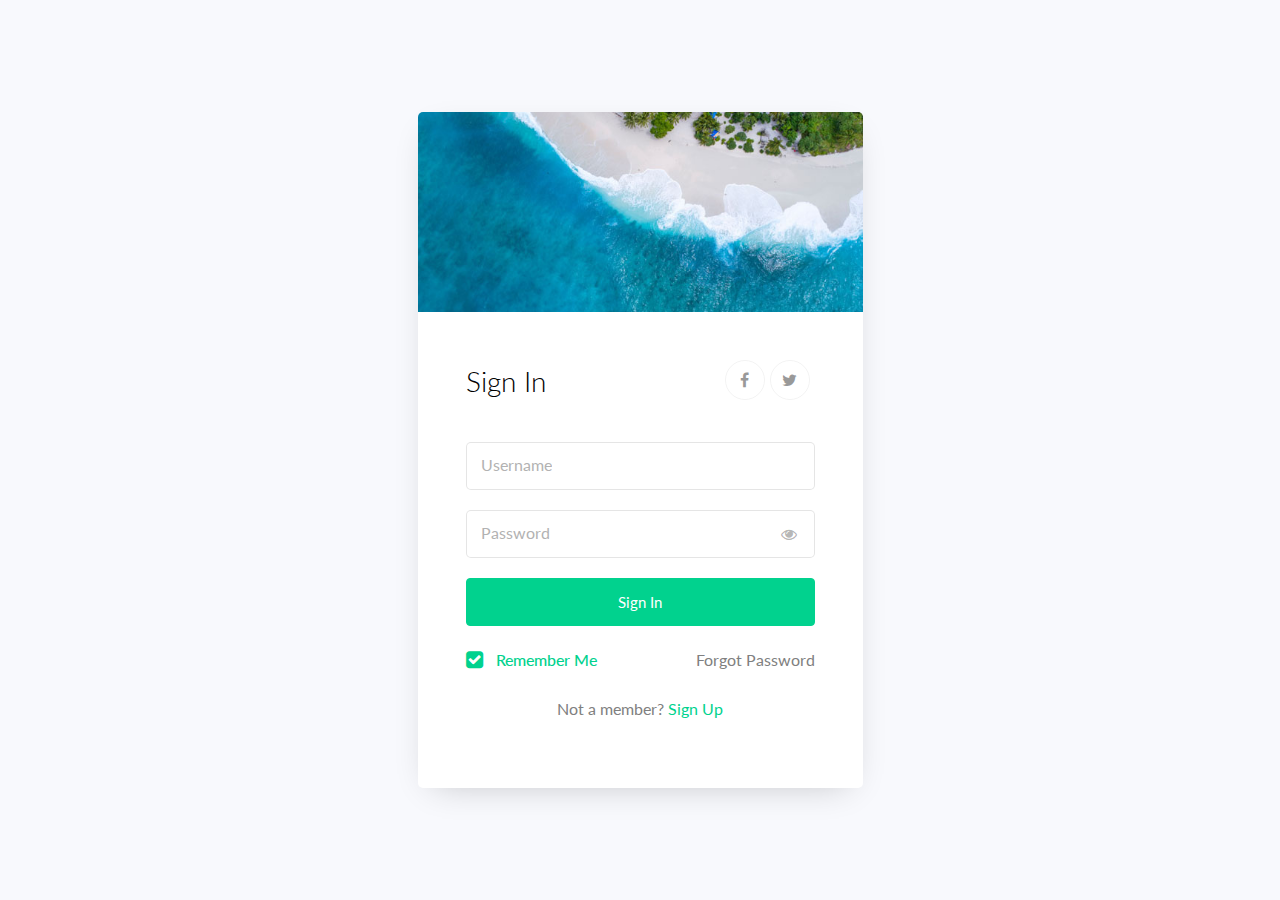
<file: Presentation/wwwroot/loginform/index.html>
<!doctype html>
<html lang="en">
  <head>
  	<title>Login 05</title>
    <meta charset="utf-8">
    <meta name="viewport" content="width=device-width, initial-scale=1, shrink-to-fit=no">

	<link href="https://fonts.googleapis.com/css?family=Lato:300,400,700&display=swap" rel="stylesheet">

	<link rel="stylesheet" href="https://stackpath.bootstrapcdn.com/font-awesome/4.7.0/css/font-awesome.min.css">
	
	<link rel="stylesheet" href="css/style.css">

	</head>
	<body>
	<section class="ftco-section">
		<div class="container">
			<!--<div class="row justify-content-center">
				<div class="col-md-6 text-center mb-5">
					<h2 class="heading-section">Login #05</h2>
				</div>
			</div>-->
			<div class="row justify-content-center">
				<div class="col-md-7 col-lg-5">
					<div class="wrap">
						<div class="img" style="background-image: url(images/bg-1.jpg);"></div>
						<div class="login-wrap p-4 p-md-5">
			      	<div class="d-flex">
			      		<div class="w-100">
			      			<h3 class="mb-4">Sign In</h3>
			      		</div>
								<div class="w-100">
									<p class="social-media d-flex justify-content-end">
										<a href="#" class="social-icon d-flex align-items-center justify-content-center"><span class="fa fa-facebook"></span></a>
										<a href="#" class="social-icon d-flex align-items-center justify-content-center"><span class="fa fa-twitter"></span></a>
									</p>
								</div>
			      	</div>
							<form action="#" class="signin-form">
			      		<div class="form-group mt-3">
			      			<input type="text" class="form-control" required>
			      			<label class="form-control-placeholder" for="username">Username</label>
			      		</div>
		            <div class="form-group">
		              <input id="password-field" type="password" class="form-control" required>
		              <label class="form-control-placeholder" for="password">Password</label>
		              <span toggle="#password-field" class="fa fa-fw fa-eye field-icon toggle-password"></span>
		            </div>
		            <div class="form-group">
		            	<button type="submit" class="form-control btn btn-primary rounded submit px-3">Sign In</button>
		            </div>
		            <div class="form-group d-md-flex">
		            	<div class="w-50 text-left">
			            	<label class="checkbox-wrap checkbox-primary mb-0">Remember Me
									  <input type="checkbox" checked>
									  <span class="checkmark"></span>
										</label>
									</div>
									<div class="w-50 text-md-right">
										<a href="#">Forgot Password</a>
									</div>
		            </div>
		          </form>
		          <p class="text-center">Not a member? <a data-toggle="tab" href="#signup">Sign Up</a></p>
		        </div>
		      </div>
				</div>
			</div>
		</div>
	</section>

	<script src="js/jquery.min.js"></script>
  <script src="js/popper.js"></script>
  <script src="js/bootstrap.min.js"></script>
  <script src="js/main.js"></script>

	</body>
</html>
</file>
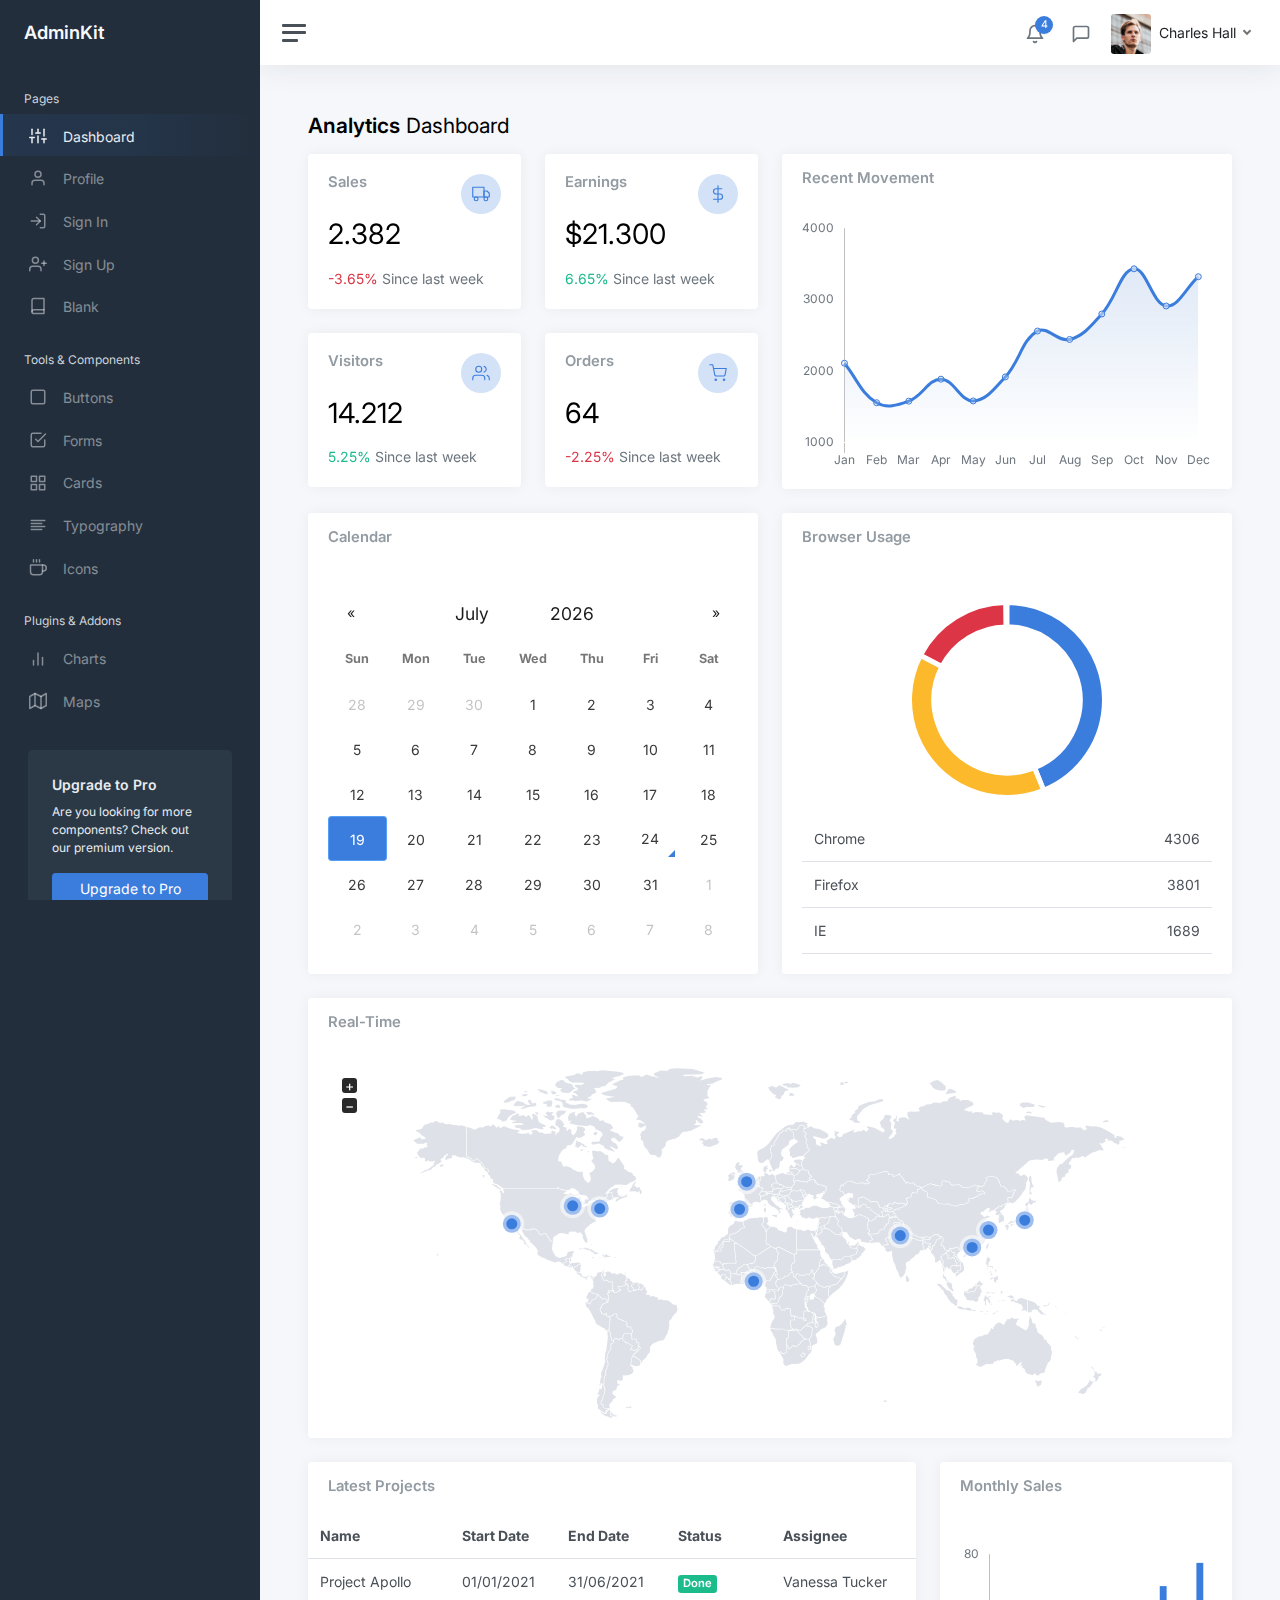
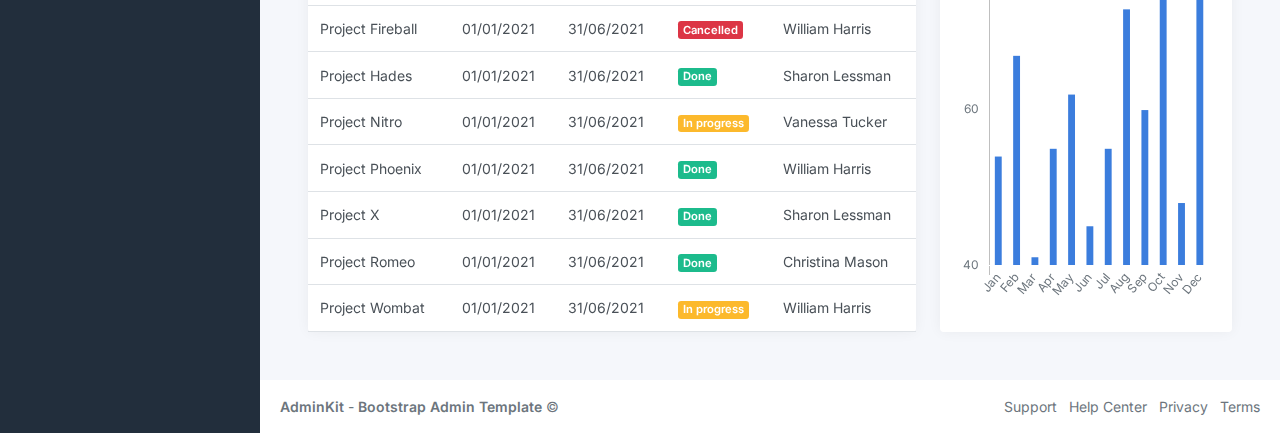
<file: Presentation/wwwroot/admin/static/index.html>
<!DOCTYPE html>
<html lang="en">

<head>
	<meta charset="utf-8">
	<meta http-equiv="X-UA-Compatible" content="IE=edge">
	<meta name="viewport" content="width=device-width, initial-scale=1, shrink-to-fit=no">
	<meta name="description" content="Responsive Admin &amp; Dashboard Template based on Bootstrap 5">
	<meta name="author" content="AdminKit">
	<meta name="keywords" content="adminkit, bootstrap, bootstrap 5, admin, dashboard, template, responsive, css, sass, html, theme, front-end, ui kit, web">

	<link rel="preconnect" href="https://fonts.gstatic.com">
	<link rel="shortcut icon" href="img/icons/icon-48x48.png" />

	<link rel="canonical" href="https://demo-basic.adminkit.io/" />

	<title>AdminKit Demo - Bootstrap 5 Admin Template</title>

	<link href="css/app.css" rel="stylesheet">
	<link href="https://fonts.googleapis.com/css2?family=Inter:wght@300;400;600&display=swap" rel="stylesheet">
</head>

<body>
	<div class="wrapper">
		<nav id="sidebar" class="sidebar js-sidebar">
			<div class="sidebar-content js-simplebar">
				<a class="sidebar-brand" href="index.html">
          <span class="align-middle">AdminKit</span>
        </a>

				<ul class="sidebar-nav">
					<li class="sidebar-header">
						Pages
					</li>

					<li class="sidebar-item active">
						<a class="sidebar-link" href="index.html">
              <i class="align-middle" data-feather="sliders"></i> <span class="align-middle">Dashboard</span>
            </a>
					</li>

					<li class="sidebar-item">
						<a class="sidebar-link" href="pages-profile.html">
              <i class="align-middle" data-feather="user"></i> <span class="align-middle">Profile</span>
            </a>
					</li>

					<li class="sidebar-item">
						<a class="sidebar-link" href="pages-sign-in.html">
              <i class="align-middle" data-feather="log-in"></i> <span class="align-middle">Sign In</span>
            </a>
					</li>

					<li class="sidebar-item">
						<a class="sidebar-link" href="pages-sign-up.html">
              <i class="align-middle" data-feather="user-plus"></i> <span class="align-middle">Sign Up</span>
            </a>
					</li>

					<li class="sidebar-item">
						<a class="sidebar-link" href="pages-blank.html">
              <i class="align-middle" data-feather="book"></i> <span class="align-middle">Blank</span>
            </a>
					</li>

					<li class="sidebar-header">
						Tools & Components
					</li>

					<li class="sidebar-item">
						<a class="sidebar-link" href="ui-buttons.html">
              <i class="align-middle" data-feather="square"></i> <span class="align-middle">Buttons</span>
            </a>
					</li>

					<li class="sidebar-item">
						<a class="sidebar-link" href="ui-forms.html">
              <i class="align-middle" data-feather="check-square"></i> <span class="align-middle">Forms</span>
            </a>
					</li>

					<li class="sidebar-item">
						<a class="sidebar-link" href="ui-cards.html">
              <i class="align-middle" data-feather="grid"></i> <span class="align-middle">Cards</span>
            </a>
					</li>

					<li class="sidebar-item">
						<a class="sidebar-link" href="ui-typography.html">
              <i class="align-middle" data-feather="align-left"></i> <span class="align-middle">Typography</span>
            </a>
					</li>

					<li class="sidebar-item">
						<a class="sidebar-link" href="icons-feather.html">
              <i class="align-middle" data-feather="coffee"></i> <span class="align-middle">Icons</span>
            </a>
					</li>

					<li class="sidebar-header">
						Plugins & Addons
					</li>

					<li class="sidebar-item">
						<a class="sidebar-link" href="charts-chartjs.html">
              <i class="align-middle" data-feather="bar-chart-2"></i> <span class="align-middle">Charts</span>
            </a>
					</li>

					<li class="sidebar-item">
						<a class="sidebar-link" href="maps-google.html">
              <i class="align-middle" data-feather="map"></i> <span class="align-middle">Maps</span>
            </a>
					</li>
				</ul>

				<div class="sidebar-cta">
					<div class="sidebar-cta-content">
						<strong class="d-inline-block mb-2">Upgrade to Pro</strong>
						<div class="mb-3 text-sm">
							Are you looking for more components? Check out our premium version.
						</div>
						<div class="d-grid">
							<a href="upgrade-to-pro.html" class="btn btn-primary">Upgrade to Pro</a>
						</div>
					</div>
				</div>
			</div>
		</nav>

		<div class="main">
			<nav class="navbar navbar-expand navbar-light navbar-bg">
				<a class="sidebar-toggle js-sidebar-toggle">
          <i class="hamburger align-self-center"></i>
        </a>

				<div class="navbar-collapse collapse">
					<ul class="navbar-nav navbar-align">
						<li class="nav-item dropdown">
							<a class="nav-icon dropdown-toggle" href="#" id="alertsDropdown" data-bs-toggle="dropdown">
								<div class="position-relative">
									<i class="align-middle" data-feather="bell"></i>
									<span class="indicator">4</span>
								</div>
							</a>
							<div class="dropdown-menu dropdown-menu-lg dropdown-menu-end py-0" aria-labelledby="alertsDropdown">
								<div class="dropdown-menu-header">
									4 New Notifications
								</div>
								<div class="list-group">
									<a href="#" class="list-group-item">
										<div class="row g-0 align-items-center">
											<div class="col-2">
												<i class="text-danger" data-feather="alert-circle"></i>
											</div>
											<div class="col-10">
												<div class="text-dark">Update completed</div>
												<div class="text-muted small mt-1">Restart server 12 to complete the update.</div>
												<div class="text-muted small mt-1">30m ago</div>
											</div>
										</div>
									</a>
									<a href="#" class="list-group-item">
										<div class="row g-0 align-items-center">
											<div class="col-2">
												<i class="text-warning" data-feather="bell"></i>
											</div>
											<div class="col-10">
												<div class="text-dark">Lorem ipsum</div>
												<div class="text-muted small mt-1">Aliquam ex eros, imperdiet vulputate hendrerit et.</div>
												<div class="text-muted small mt-1">2h ago</div>
											</div>
										</div>
									</a>
									<a href="#" class="list-group-item">
										<div class="row g-0 align-items-center">
											<div class="col-2">
												<i class="text-primary" data-feather="home"></i>
											</div>
											<div class="col-10">
												<div class="text-dark">Login from 192.186.1.8</div>
												<div class="text-muted small mt-1">5h ago</div>
											</div>
										</div>
									</a>
									<a href="#" class="list-group-item">
										<div class="row g-0 align-items-center">
											<div class="col-2">
												<i class="text-success" data-feather="user-plus"></i>
											</div>
											<div class="col-10">
												<div class="text-dark">New connection</div>
												<div class="text-muted small mt-1">Christina accepted your request.</div>
												<div class="text-muted small mt-1">14h ago</div>
											</div>
										</div>
									</a>
								</div>
								<div class="dropdown-menu-footer">
									<a href="#" class="text-muted">Show all notifications</a>
								</div>
							</div>
						</li>
						<li class="nav-item dropdown">
							<a class="nav-icon dropdown-toggle" href="#" id="messagesDropdown" data-bs-toggle="dropdown">
								<div class="position-relative">
									<i class="align-middle" data-feather="message-square"></i>
								</div>
							</a>
							<div class="dropdown-menu dropdown-menu-lg dropdown-menu-end py-0" aria-labelledby="messagesDropdown">
								<div class="dropdown-menu-header">
									<div class="position-relative">
										4 New Messages
									</div>
								</div>
								<div class="list-group">
									<a href="#" class="list-group-item">
										<div class="row g-0 align-items-center">
											<div class="col-2">
												<img src="img/avatars/avatar-5.jpg" class="avatar img-fluid rounded-circle" alt="Vanessa Tucker">
											</div>
											<div class="col-10 ps-2">
												<div class="text-dark">Vanessa Tucker</div>
												<div class="text-muted small mt-1">Nam pretium turpis et arcu. Duis arcu tortor.</div>
												<div class="text-muted small mt-1">15m ago</div>
											</div>
										</div>
									</a>
									<a href="#" class="list-group-item">
										<div class="row g-0 align-items-center">
											<div class="col-2">
												<img src="img/avatars/avatar-2.jpg" class="avatar img-fluid rounded-circle" alt="William Harris">
											</div>
											<div class="col-10 ps-2">
												<div class="text-dark">William Harris</div>
												<div class="text-muted small mt-1">Curabitur ligula sapien euismod vitae.</div>
												<div class="text-muted small mt-1">2h ago</div>
											</div>
										</div>
									</a>
									<a href="#" class="list-group-item">
										<div class="row g-0 align-items-center">
											<div class="col-2">
												<img src="img/avatars/avatar-4.jpg" class="avatar img-fluid rounded-circle" alt="Christina Mason">
											</div>
											<div class="col-10 ps-2">
												<div class="text-dark">Christina Mason</div>
												<div class="text-muted small mt-1">Pellentesque auctor neque nec urna.</div>
												<div class="text-muted small mt-1">4h ago</div>
											</div>
										</div>
									</a>
									<a href="#" class="list-group-item">
										<div class="row g-0 align-items-center">
											<div class="col-2">
												<img src="img/avatars/avatar-3.jpg" class="avatar img-fluid rounded-circle" alt="Sharon Lessman">
											</div>
											<div class="col-10 ps-2">
												<div class="text-dark">Sharon Lessman</div>
												<div class="text-muted small mt-1">Aenean tellus metus, bibendum sed, posuere ac, mattis non.</div>
												<div class="text-muted small mt-1">5h ago</div>
											</div>
										</div>
									</a>
								</div>
								<div class="dropdown-menu-footer">
									<a href="#" class="text-muted">Show all messages</a>
								</div>
							</div>
						</li>
						<li class="nav-item dropdown">
							<a class="nav-icon dropdown-toggle d-inline-block d-sm-none" href="#" data-bs-toggle="dropdown">
                <i class="align-middle" data-feather="settings"></i>
              </a>

							<a class="nav-link dropdown-toggle d-none d-sm-inline-block" href="#" data-bs-toggle="dropdown">
                <img src="img/avatars/avatar.jpg" class="avatar img-fluid rounded me-1" alt="Charles Hall" /> <span class="text-dark">Charles Hall</span>
              </a>
							<div class="dropdown-menu dropdown-menu-end">
								<a class="dropdown-item" href="pages-profile.html"><i class="align-middle me-1" data-feather="user"></i> Profile</a>
								<a class="dropdown-item" href="#"><i class="align-middle me-1" data-feather="pie-chart"></i> Analytics</a>
								<div class="dropdown-divider"></div>
								<a class="dropdown-item" href="index.html"><i class="align-middle me-1" data-feather="settings"></i> Settings & Privacy</a>
								<a class="dropdown-item" href="#"><i class="align-middle me-1" data-feather="help-circle"></i> Help Center</a>
								<div class="dropdown-divider"></div>
								<a class="dropdown-item" href="#">Log out</a>
							</div>
						</li>
					</ul>
				</div>
			</nav>

			<main class="content">
				<div class="container-fluid p-0">
					
					
					<h1 class="h3 mb-3"><strong>Analytics</strong> Dashboard</h1>

					<div class="row">
						<div class="col-xl-6 col-xxl-5 d-flex">
							<div class="w-100">
								<div class="row">
									<div class="col-sm-6">
										<div class="card">
											<div class="card-body">
												<div class="row">
													<div class="col mt-0">
														<h5 class="card-title">Sales</h5>
													</div>

													<div class="col-auto">
														<div class="stat text-primary">
															<i class="align-middle" data-feather="truck"></i>
														</div>
													</div>
												</div>
												<h1 class="mt-1 mb-3">2.382</h1>
												<div class="mb-0">
													<span class="text-danger"> <i class="mdi mdi-arrow-bottom-right"></i> -3.65% </span>
													<span class="text-muted">Since last week</span>
												</div>
											</div>
										</div>
										<div class="card">
											<div class="card-body">
												<div class="row">
													<div class="col mt-0">
														<h5 class="card-title">Visitors</h5>
													</div>

													<div class="col-auto">
														<div class="stat text-primary">
															<i class="align-middle" data-feather="users"></i>
														</div>
													</div>
												</div>
												<h1 class="mt-1 mb-3">14.212</h1>
												<div class="mb-0">
													<span class="text-success"> <i class="mdi mdi-arrow-bottom-right"></i> 5.25% </span>
													<span class="text-muted">Since last week</span>
												</div>
											</div>
										</div>
									</div>
									<div class="col-sm-6">
										<div class="card">
											<div class="card-body">
												<div class="row">
													<div class="col mt-0">
														<h5 class="card-title">Earnings</h5>
													</div>

													<div class="col-auto">
														<div class="stat text-primary">
															<i class="align-middle" data-feather="dollar-sign"></i>
														</div>
													</div>
												</div>
												<h1 class="mt-1 mb-3">$21.300</h1>
												<div class="mb-0">
													<span class="text-success"> <i class="mdi mdi-arrow-bottom-right"></i> 6.65% </span>
													<span class="text-muted">Since last week</span>
												</div>
											</div>
										</div>
										<div class="card">
											<div class="card-body">
												<div class="row">
													<div class="col mt-0">
														<h5 class="card-title">Orders</h5>
													</div>

													<div class="col-auto">
														<div class="stat text-primary">
															<i class="align-middle" data-feather="shopping-cart"></i>
														</div>
													</div>
												</div>
												<h1 class="mt-1 mb-3">64</h1>
												<div class="mb-0">
													<span class="text-danger"> <i class="mdi mdi-arrow-bottom-right"></i> -2.25% </span>
													<span class="text-muted">Since last week</span>
												</div>
											</div>
										</div>
									</div>
								</div>
							</div>
						</div>

						<div class="col-xl-6 col-xxl-7">
							<div class="card flex-fill w-100">
								<div class="card-header">

									<h5 class="card-title mb-0">Recent Movement</h5>
								</div>
								<div class="card-body py-3">
									<div class="chart chart-sm">
										<canvas id="chartjs-dashboard-line"></canvas>
									</div>
								</div>
							</div>
						</div>
					</div>

					<div class="row">
						<div class="col-12 col-md-6 col-xxl-3 d-flex order-2 order-xxl-3">
							<div class="card flex-fill w-100">
								<div class="card-header">

									<h5 class="card-title mb-0">Browser Usage</h5>
								</div>
								<div class="card-body d-flex">
									<div class="align-self-center w-100">
										<div class="py-3">
											<div class="chart chart-xs">
												<canvas id="chartjs-dashboard-pie"></canvas>
											</div>
										</div>

										<table class="table mb-0">
											<tbody>
												<tr>
													<td>Chrome</td>
													<td class="text-end">4306</td>
												</tr>
												<tr>
													<td>Firefox</td>
													<td class="text-end">3801</td>
												</tr>
												<tr>
													<td>IE</td>
													<td class="text-end">1689</td>
												</tr>
											</tbody>
										</table>
									</div>
								</div>
							</div>
						</div>
						<div class="col-12 col-md-12 col-xxl-6 d-flex order-3 order-xxl-2">
							<div class="card flex-fill w-100">
								<div class="card-header">

									<h5 class="card-title mb-0">Real-Time</h5>
								</div>
								<div class="card-body px-4">
									<div id="world_map" style="height:350px;"></div>
								</div>
							</div>
						</div>
						<div class="col-12 col-md-6 col-xxl-3 d-flex order-1 order-xxl-1">
							<div class="card flex-fill">
								<div class="card-header">

									<h5 class="card-title mb-0">Calendar</h5>
								</div>
								<div class="card-body d-flex">
									<div class="align-self-center w-100">
										<div class="chart">
											<div id="datetimepicker-dashboard"></div>
										</div>
									</div>
								</div>
							</div>
						</div>
					</div>

					<div class="row">
						<div class="col-12 col-lg-8 col-xxl-9 d-flex">
							<div class="card flex-fill">
								<div class="card-header">

									<h5 class="card-title mb-0">Latest Projects</h5>
								</div>
								<table class="table table-hover my-0">
									<thead>
										<tr>
											<th>Name</th>
											<th class="d-none d-xl-table-cell">Start Date</th>
											<th class="d-none d-xl-table-cell">End Date</th>
											<th>Status</th>
											<th class="d-none d-md-table-cell">Assignee</th>
										</tr>
									</thead>
									<tbody>
										<tr>
											<td>Project Apollo</td>
											<td class="d-none d-xl-table-cell">01/01/2021</td>
											<td class="d-none d-xl-table-cell">31/06/2021</td>
											<td><span class="badge bg-success">Done</span></td>
											<td class="d-none d-md-table-cell">Vanessa Tucker</td>
										</tr>
										<tr>
											<td>Project Fireball</td>
											<td class="d-none d-xl-table-cell">01/01/2021</td>
											<td class="d-none d-xl-table-cell">31/06/2021</td>
											<td><span class="badge bg-danger">Cancelled</span></td>
											<td class="d-none d-md-table-cell">William Harris</td>
										</tr>
										<tr>
											<td>Project Hades</td>
											<td class="d-none d-xl-table-cell">01/01/2021</td>
											<td class="d-none d-xl-table-cell">31/06/2021</td>
											<td><span class="badge bg-success">Done</span></td>
											<td class="d-none d-md-table-cell">Sharon Lessman</td>
										</tr>
										<tr>
											<td>Project Nitro</td>
											<td class="d-none d-xl-table-cell">01/01/2021</td>
											<td class="d-none d-xl-table-cell">31/06/2021</td>
											<td><span class="badge bg-warning">In progress</span></td>
											<td class="d-none d-md-table-cell">Vanessa Tucker</td>
										</tr>
										<tr>
											<td>Project Phoenix</td>
											<td class="d-none d-xl-table-cell">01/01/2021</td>
											<td class="d-none d-xl-table-cell">31/06/2021</td>
											<td><span class="badge bg-success">Done</span></td>
											<td class="d-none d-md-table-cell">William Harris</td>
										</tr>
										<tr>
											<td>Project X</td>
											<td class="d-none d-xl-table-cell">01/01/2021</td>
											<td class="d-none d-xl-table-cell">31/06/2021</td>
											<td><span class="badge bg-success">Done</span></td>
											<td class="d-none d-md-table-cell">Sharon Lessman</td>
										</tr>
										<tr>
											<td>Project Romeo</td>
											<td class="d-none d-xl-table-cell">01/01/2021</td>
											<td class="d-none d-xl-table-cell">31/06/2021</td>
											<td><span class="badge bg-success">Done</span></td>
											<td class="d-none d-md-table-cell">Christina Mason</td>
										</tr>
										<tr>
											<td>Project Wombat</td>
											<td class="d-none d-xl-table-cell">01/01/2021</td>
											<td class="d-none d-xl-table-cell">31/06/2021</td>
											<td><span class="badge bg-warning">In progress</span></td>
											<td class="d-none d-md-table-cell">William Harris</td>
										</tr>
									</tbody>
								</table>
							</div>
						</div>
						<div class="col-12 col-lg-4 col-xxl-3 d-flex">
							<div class="card flex-fill w-100">
								<div class="card-header">

									<h5 class="card-title mb-0">Monthly Sales</h5>
								</div>
								<div class="card-body d-flex w-100">
									<div class="align-self-center chart chart-lg">
										<canvas id="chartjs-dashboard-bar"></canvas>
									</div>
								</div>
							</div>
						</div>
					</div>

				</div>
			</main>

			<footer class="footer">
				<div class="container-fluid">
					<div class="row text-muted">
						<div class="col-6 text-start">
							<p class="mb-0">
								<a class="text-muted" href="https://adminkit.io/" target="_blank"><strong>AdminKit</strong></a> - <a class="text-muted" href="https://adminkit.io/" target="_blank"><strong>Bootstrap Admin Template</strong></a>								&copy;
							</p>
						</div>
						<div class="col-6 text-end">
							<ul class="list-inline">
								<li class="list-inline-item">
									<a class="text-muted" href="https://adminkit.io/" target="_blank">Support</a>
								</li>
								<li class="list-inline-item">
									<a class="text-muted" href="https://adminkit.io/" target="_blank">Help Center</a>
								</li>
								<li class="list-inline-item">
									<a class="text-muted" href="https://adminkit.io/" target="_blank">Privacy</a>
								</li>
								<li class="list-inline-item">
									<a class="text-muted" href="https://adminkit.io/" target="_blank">Terms</a>
								</li>
							</ul>
						</div>
					</div>
				</div>
			</footer>
		</div>
	</div>

	<script src="js/app.js"></script>

	<script>
		document.addEventListener("DOMContentLoaded", function() {
			var ctx = document.getElementById("chartjs-dashboard-line").getContext("2d");
			var gradient = ctx.createLinearGradient(0, 0, 0, 225);
			gradient.addColorStop(0, "rgba(215, 227, 244, 1)");
			gradient.addColorStop(1, "rgba(215, 227, 244, 0)");
			// Line chart
			new Chart(document.getElementById("chartjs-dashboard-line"), {
				type: "line",
				data: {
					labels: ["Jan", "Feb", "Mar", "Apr", "May", "Jun", "Jul", "Aug", "Sep", "Oct", "Nov", "Dec"],
					datasets: [{
						label: "Sales ($)",
						fill: true,
						backgroundColor: gradient,
						borderColor: window.theme.primary,
						data: [
							2115,
							1562,
							1584,
							1892,
							1587,
							1923,
							2566,
							2448,
							2805,
							3438,
							2917,
							3327
						]
					}]
				},
				options: {
					maintainAspectRatio: false,
					legend: {
						display: false
					},
					tooltips: {
						intersect: false
					},
					hover: {
						intersect: true
					},
					plugins: {
						filler: {
							propagate: false
						}
					},
					scales: {
						xAxes: [{
							reverse: true,
							gridLines: {
								color: "rgba(0,0,0,0.0)"
							}
						}],
						yAxes: [{
							ticks: {
								stepSize: 1000
							},
							display: true,
							borderDash: [3, 3],
							gridLines: {
								color: "rgba(0,0,0,0.0)"
							}
						}]
					}
				}
			});
		});
	</script>
	<script>
		document.addEventListener("DOMContentLoaded", function() {
			// Pie chart
			new Chart(document.getElementById("chartjs-dashboard-pie"), {
				type: "pie",
				data: {
					labels: ["Chrome", "Firefox", "IE"],
					datasets: [{
						data: [4306, 3801, 1689],
						backgroundColor: [
							window.theme.primary,
							window.theme.warning,
							window.theme.danger
						],
						borderWidth: 5
					}]
				},
				options: {
					responsive: !window.MSInputMethodContext,
					maintainAspectRatio: false,
					legend: {
						display: false
					},
					cutoutPercentage: 75
				}
			});
		});
	</script>
	<script>
		document.addEventListener("DOMContentLoaded", function() {
			// Bar chart
			new Chart(document.getElementById("chartjs-dashboard-bar"), {
				type: "bar",
				data: {
					labels: ["Jan", "Feb", "Mar", "Apr", "May", "Jun", "Jul", "Aug", "Sep", "Oct", "Nov", "Dec"],
					datasets: [{
						label: "This year",
						backgroundColor: window.theme.primary,
						borderColor: window.theme.primary,
						hoverBackgroundColor: window.theme.primary,
						hoverBorderColor: window.theme.primary,
						data: [54, 67, 41, 55, 62, 45, 55, 73, 60, 76, 48, 79],
						barPercentage: .75,
						categoryPercentage: .5
					}]
				},
				options: {
					maintainAspectRatio: false,
					legend: {
						display: false
					},
					scales: {
						yAxes: [{
							gridLines: {
								display: false
							},
							stacked: false,
							ticks: {
								stepSize: 20
							}
						}],
						xAxes: [{
							stacked: false,
							gridLines: {
								color: "transparent"
							}
						}]
					}
				}
			});
		});
	</script>
	<script>
		document.addEventListener("DOMContentLoaded", function() {
			var markers = [{
					coords: [31.230391, 121.473701],
					name: "Shanghai"
				},
				{
					coords: [28.704060, 77.102493],
					name: "Delhi"
				},
				{
					coords: [6.524379, 3.379206],
					name: "Lagos"
				},
				{
					coords: [35.689487, 139.691711],
					name: "Tokyo"
				},
				{
					coords: [23.129110, 113.264381],
					name: "Guangzhou"
				},
				{
					coords: [40.7127837, -74.0059413],
					name: "New York"
				},
				{
					coords: [34.052235, -118.243683],
					name: "Los Angeles"
				},
				{
					coords: [41.878113, -87.629799],
					name: "Chicago"
				},
				{
					coords: [51.507351, -0.127758],
					name: "London"
				},
				{
					coords: [40.416775, -3.703790],
					name: "Madrid "
				}
			];
			var map = new jsVectorMap({
				map: "world",
				selector: "#world_map",
				zoomButtons: true,
				markers: markers,
				markerStyle: {
					initial: {
						r: 9,
						strokeWidth: 7,
						stokeOpacity: .4,
						fill: window.theme.primary
					},
					hover: {
						fill: window.theme.primary,
						stroke: window.theme.primary
					}
				},
				zoomOnScroll: false
			});
			window.addEventListener("resize", () => {
				map.updateSize();
			});
		});
	</script>
	<script>
		document.addEventListener("DOMContentLoaded", function() {
			var date = new Date(Date.now() - 5 * 24 * 60 * 60 * 1000);
			var defaultDate = date.getUTCFullYear() + "-" + (date.getUTCMonth() + 1) + "-" + date.getUTCDate();
			document.getElementById("datetimepicker-dashboard").flatpickr({
				inline: true,
				prevArrow: "<span title=\"Previous month\">&laquo;</span>",
				nextArrow: "<span title=\"Next month\">&raquo;</span>",
				defaultDate: defaultDate
			});
		});
	</script>

</body>

</html>
</file>
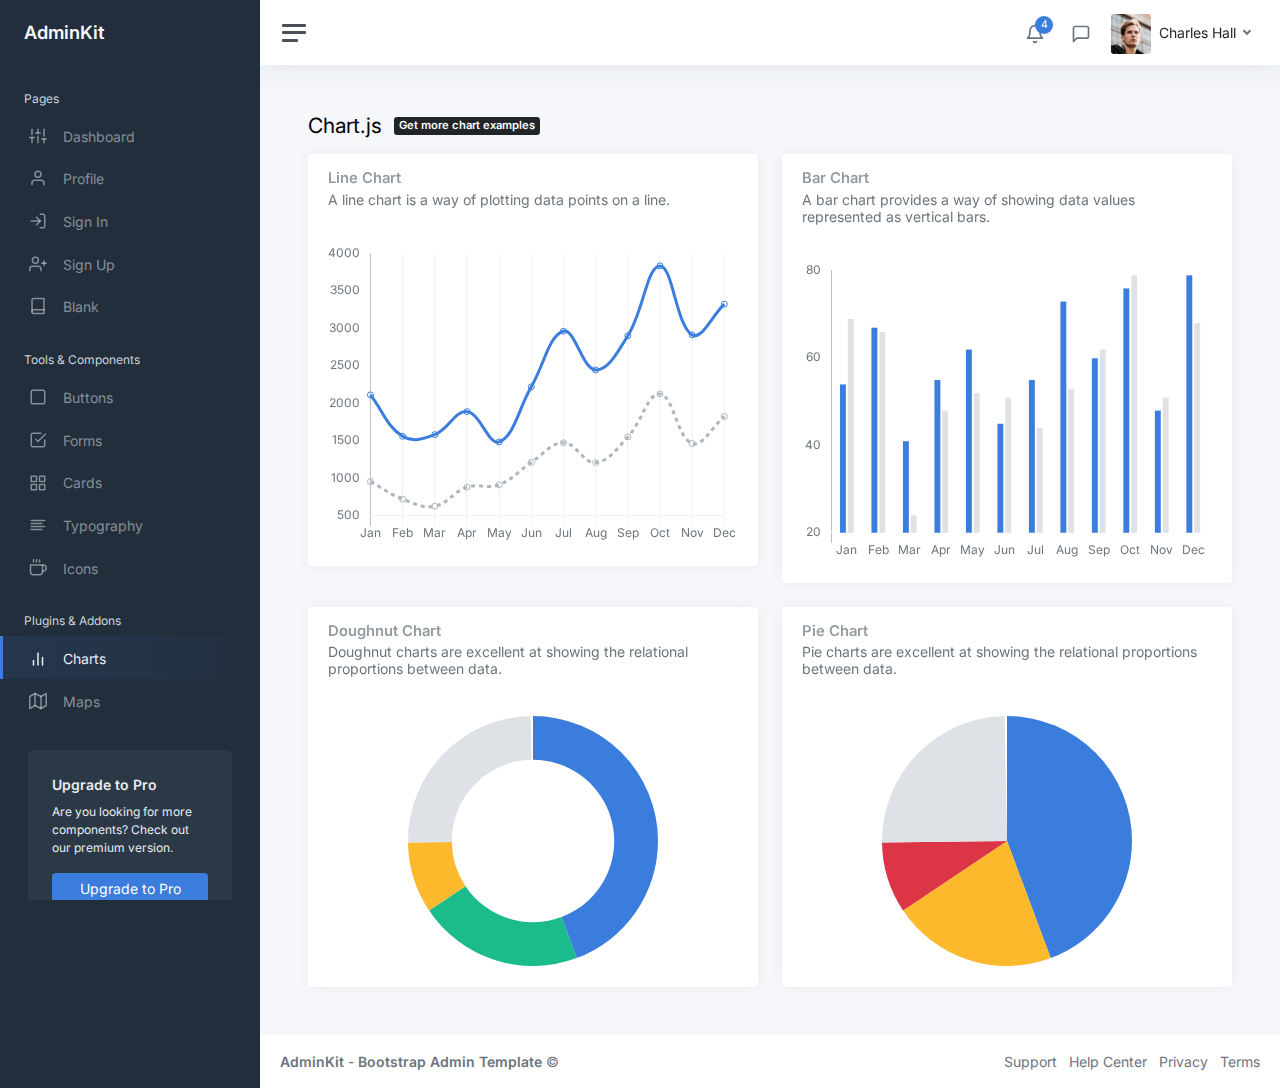
<file: Presentation/wwwroot/admin/static/charts-chartjs.html>
<!DOCTYPE html>
<html lang="en">

<head>
	<meta charset="utf-8">
	<meta http-equiv="X-UA-Compatible" content="IE=edge">
	<meta name="viewport" content="width=device-width, initial-scale=1, shrink-to-fit=no">
	<meta name="description" content="Responsive Admin &amp; Dashboard Template based on Bootstrap 5">
	<meta name="author" content="AdminKit">
	<meta name="keywords" content="adminkit, bootstrap, bootstrap 5, admin, dashboard, template, responsive, css, sass, html, theme, front-end, ui kit, web">

	<link rel="preconnect" href="https://fonts.gstatic.com">
	<link rel="shortcut icon" href="img/icons/icon-48x48.png" />

	<link rel="canonical" href="https://demo-basic.adminkit.io/charts-chartjs.html" />

	<title>Chart.js | AdminKit Demo</title>

	<link href="css/app.css" rel="stylesheet">
	<link href="https://fonts.googleapis.com/css2?family=Inter:wght@300;400;600&display=swap" rel="stylesheet">
</head>

<body>
	<div class="wrapper">
		<nav id="sidebar" class="sidebar js-sidebar">
			<div class="sidebar-content js-simplebar">
				<a class="sidebar-brand" href="index.html">
          <span class="align-middle">AdminKit</span>
        </a>

				<ul class="sidebar-nav">
					<li class="sidebar-header">
						Pages
					</li>

					<li class="sidebar-item">
						<a class="sidebar-link" href="index.html">
              <i class="align-middle" data-feather="sliders"></i> <span class="align-middle">Dashboard</span>
            </a>
					</li>

					<li class="sidebar-item">
						<a class="sidebar-link" href="pages-profile.html">
              <i class="align-middle" data-feather="user"></i> <span class="align-middle">Profile</span>
            </a>
					</li>

					<li class="sidebar-item">
						<a class="sidebar-link" href="pages-sign-in.html">
              <i class="align-middle" data-feather="log-in"></i> <span class="align-middle">Sign In</span>
            </a>
					</li>

					<li class="sidebar-item">
						<a class="sidebar-link" href="pages-sign-up.html">
              <i class="align-middle" data-feather="user-plus"></i> <span class="align-middle">Sign Up</span>
            </a>
					</li>

					<li class="sidebar-item">
						<a class="sidebar-link" href="pages-blank.html">
              <i class="align-middle" data-feather="book"></i> <span class="align-middle">Blank</span>
            </a>
					</li>

					<li class="sidebar-header">
						Tools & Components
					</li>

					<li class="sidebar-item">
						<a class="sidebar-link" href="ui-buttons.html">
              <i class="align-middle" data-feather="square"></i> <span class="align-middle">Buttons</span>
            </a>
					</li>

					<li class="sidebar-item">
						<a class="sidebar-link" href="ui-forms.html">
              <i class="align-middle" data-feather="check-square"></i> <span class="align-middle">Forms</span>
            </a>
					</li>

					<li class="sidebar-item">
						<a class="sidebar-link" href="ui-cards.html">
              <i class="align-middle" data-feather="grid"></i> <span class="align-middle">Cards</span>
            </a>
					</li>

					<li class="sidebar-item">
						<a class="sidebar-link" href="ui-typography.html">
              <i class="align-middle" data-feather="align-left"></i> <span class="align-middle">Typography</span>
            </a>
					</li>

					<li class="sidebar-item">
						<a class="sidebar-link" href="icons-feather.html">
              <i class="align-middle" data-feather="coffee"></i> <span class="align-middle">Icons</span>
            </a>
					</li>

					<li class="sidebar-header">
						Plugins & Addons
					</li>

					<li class="sidebar-item active">
						<a class="sidebar-link" href="charts-chartjs.html">
              <i class="align-middle" data-feather="bar-chart-2"></i> <span class="align-middle">Charts</span>
            </a>
					</li>

					<li class="sidebar-item">
						<a class="sidebar-link" href="maps-google.html">
              <i class="align-middle" data-feather="map"></i> <span class="align-middle">Maps</span>
            </a>
					</li>
				</ul>

				<div class="sidebar-cta">
					<div class="sidebar-cta-content">
						<strong class="d-inline-block mb-2">Upgrade to Pro</strong>
						<div class="mb-3 text-sm">
							Are you looking for more components? Check out our premium version.
						</div>
						<div class="d-grid">
							<a href="upgrade-to-pro.html" class="btn btn-primary">Upgrade to Pro</a>
						</div>
					</div>
				</div>
			</div>
		</nav>

		<div class="main">
			<nav class="navbar navbar-expand navbar-light navbar-bg">
				<a class="sidebar-toggle js-sidebar-toggle">
          <i class="hamburger align-self-center"></i>
        </a>

				<div class="navbar-collapse collapse">
					<ul class="navbar-nav navbar-align">
						<li class="nav-item dropdown">
							<a class="nav-icon dropdown-toggle" href="#" id="alertsDropdown" data-bs-toggle="dropdown">
								<div class="position-relative">
									<i class="align-middle" data-feather="bell"></i>
									<span class="indicator">4</span>
								</div>
							</a>
							<div class="dropdown-menu dropdown-menu-lg dropdown-menu-end py-0" aria-labelledby="alertsDropdown">
								<div class="dropdown-menu-header">
									4 New Notifications
								</div>
								<div class="list-group">
									<a href="#" class="list-group-item">
										<div class="row g-0 align-items-center">
											<div class="col-2">
												<i class="text-danger" data-feather="alert-circle"></i>
											</div>
											<div class="col-10">
												<div class="text-dark">Update completed</div>
												<div class="text-muted small mt-1">Restart server 12 to complete the update.</div>
												<div class="text-muted small mt-1">30m ago</div>
											</div>
										</div>
									</a>
									<a href="#" class="list-group-item">
										<div class="row g-0 align-items-center">
											<div class="col-2">
												<i class="text-warning" data-feather="bell"></i>
											</div>
											<div class="col-10">
												<div class="text-dark">Lorem ipsum</div>
												<div class="text-muted small mt-1">Aliquam ex eros, imperdiet vulputate hendrerit et.</div>
												<div class="text-muted small mt-1">2h ago</div>
											</div>
										</div>
									</a>
									<a href="#" class="list-group-item">
										<div class="row g-0 align-items-center">
											<div class="col-2">
												<i class="text-primary" data-feather="home"></i>
											</div>
											<div class="col-10">
												<div class="text-dark">Login from 192.186.1.8</div>
												<div class="text-muted small mt-1">5h ago</div>
											</div>
										</div>
									</a>
									<a href="#" class="list-group-item">
										<div class="row g-0 align-items-center">
											<div class="col-2">
												<i class="text-success" data-feather="user-plus"></i>
											</div>
											<div class="col-10">
												<div class="text-dark">New connection</div>
												<div class="text-muted small mt-1">Christina accepted your request.</div>
												<div class="text-muted small mt-1">14h ago</div>
											</div>
										</div>
									</a>
								</div>
								<div class="dropdown-menu-footer">
									<a href="#" class="text-muted">Show all notifications</a>
								</div>
							</div>
						</li>
						<li class="nav-item dropdown">
							<a class="nav-icon dropdown-toggle" href="#" id="messagesDropdown" data-bs-toggle="dropdown">
								<div class="position-relative">
									<i class="align-middle" data-feather="message-square"></i>
								</div>
							</a>
							<div class="dropdown-menu dropdown-menu-lg dropdown-menu-end py-0" aria-labelledby="messagesDropdown">
								<div class="dropdown-menu-header">
									<div class="position-relative">
										4 New Messages
									</div>
								</div>
								<div class="list-group">
									<a href="#" class="list-group-item">
										<div class="row g-0 align-items-center">
											<div class="col-2">
												<img src="img/avatars/avatar-5.jpg" class="avatar img-fluid rounded-circle" alt="Vanessa Tucker">
											</div>
											<div class="col-10 ps-2">
												<div class="text-dark">Vanessa Tucker</div>
												<div class="text-muted small mt-1">Nam pretium turpis et arcu. Duis arcu tortor.</div>
												<div class="text-muted small mt-1">15m ago</div>
											</div>
										</div>
									</a>
									<a href="#" class="list-group-item">
										<div class="row g-0 align-items-center">
											<div class="col-2">
												<img src="img/avatars/avatar-2.jpg" class="avatar img-fluid rounded-circle" alt="William Harris">
											</div>
											<div class="col-10 ps-2">
												<div class="text-dark">William Harris</div>
												<div class="text-muted small mt-1">Curabitur ligula sapien euismod vitae.</div>
												<div class="text-muted small mt-1">2h ago</div>
											</div>
										</div>
									</a>
									<a href="#" class="list-group-item">
										<div class="row g-0 align-items-center">
											<div class="col-2">
												<img src="img/avatars/avatar-4.jpg" class="avatar img-fluid rounded-circle" alt="Christina Mason">
											</div>
											<div class="col-10 ps-2">
												<div class="text-dark">Christina Mason</div>
												<div class="text-muted small mt-1">Pellentesque auctor neque nec urna.</div>
												<div class="text-muted small mt-1">4h ago</div>
											</div>
										</div>
									</a>
									<a href="#" class="list-group-item">
										<div class="row g-0 align-items-center">
											<div class="col-2">
												<img src="img/avatars/avatar-3.jpg" class="avatar img-fluid rounded-circle" alt="Sharon Lessman">
											</div>
											<div class="col-10 ps-2">
												<div class="text-dark">Sharon Lessman</div>
												<div class="text-muted small mt-1">Aenean tellus metus, bibendum sed, posuere ac, mattis non.</div>
												<div class="text-muted small mt-1">5h ago</div>
											</div>
										</div>
									</a>
								</div>
								<div class="dropdown-menu-footer">
									<a href="#" class="text-muted">Show all messages</a>
								</div>
							</div>
						</li>
						<li class="nav-item dropdown">
							<a class="nav-icon dropdown-toggle d-inline-block d-sm-none" href="#" data-bs-toggle="dropdown">
                <i class="align-middle" data-feather="settings"></i>
              </a>

							<a class="nav-link dropdown-toggle d-none d-sm-inline-block" href="#" data-bs-toggle="dropdown">
                <img src="img/avatars/avatar.jpg" class="avatar img-fluid rounded me-1" alt="Charles Hall" /> <span class="text-dark">Charles Hall</span>
              </a>
							<div class="dropdown-menu dropdown-menu-end">
								<a class="dropdown-item" href="pages-profile.html"><i class="align-middle me-1" data-feather="user"></i> Profile</a>
								<a class="dropdown-item" href="#"><i class="align-middle me-1" data-feather="pie-chart"></i> Analytics</a>
								<div class="dropdown-divider"></div>
								<a class="dropdown-item" href="index.html"><i class="align-middle me-1" data-feather="settings"></i> Settings & Privacy</a>
								<a class="dropdown-item" href="#"><i class="align-middle me-1" data-feather="help-circle"></i> Help Center</a>
								<div class="dropdown-divider"></div>
								<a class="dropdown-item" href="#">Log out</a>
							</div>
						</li>
					</ul>
				</div>
			</nav>

			<main class="content">
				<div class="container-fluid p-0">

					<div class="mb-3">
						<h1 class="h3 d-inline align-middle">Chart.js</h1>
						<a class="badge bg-dark text-white ms-2" href="upgrade-to-pro.html">
      Get more chart examples
  </a>
					</div>
					<div class="row">
						<div class="col-12 col-lg-6">
							<div class="card flex-fill w-100">
								<div class="card-header">
									<h5 class="card-title">Line Chart</h5>
									<h6 class="card-subtitle text-muted">A line chart is a way of plotting data points on a line.</h6>
								</div>
								<div class="card-body">
									<div class="chart">
										<canvas id="chartjs-line"></canvas>
									</div>
								</div>
							</div>
						</div>

						<div class="col-12 col-lg-6">
							<div class="card">
								<div class="card-header">
									<h5 class="card-title">Bar Chart</h5>
									<h6 class="card-subtitle text-muted">A bar chart provides a way of showing data values represented as vertical bars.</h6>
								</div>
								<div class="card-body">
									<div class="chart">
										<canvas id="chartjs-bar"></canvas>
									</div>
								</div>
							</div>
						</div>

						<div class="col-12 col-lg-6">
							<div class="card">
								<div class="card-header">
									<h5 class="card-title">Doughnut Chart</h5>
									<h6 class="card-subtitle text-muted">Doughnut charts are excellent at showing the relational proportions between data.</h6>
								</div>
								<div class="card-body">
									<div class="chart chart-sm">
										<canvas id="chartjs-doughnut"></canvas>
									</div>
								</div>
							</div>
						</div>

						<div class="col-12 col-lg-6">
							<div class="card">
								<div class="card-header">
									<h5 class="card-title">Pie Chart</h5>
									<h6 class="card-subtitle text-muted">Pie charts are excellent at showing the relational proportions between data.</h6>
								</div>
								<div class="card-body">
									<div class="chart chart-sm">
										<canvas id="chartjs-pie"></canvas>
									</div>
								</div>
							</div>
						</div>
					</div>

				</div>
			</main>

			<footer class="footer">
				<div class="container-fluid">
					<div class="row text-muted">
						<div class="col-6 text-start">
							<p class="mb-0">
								<a class="text-muted" href="https://adminkit.io/" target="_blank"><strong>AdminKit</strong></a> - <a class="text-muted" href="https://adminkit.io/" target="_blank"><strong>Bootstrap Admin Template</strong></a>								&copy;
							</p>
						</div>
						<div class="col-6 text-end">
							<ul class="list-inline">
								<li class="list-inline-item">
									<a class="text-muted" href="https://adminkit.io/" target="_blank">Support</a>
								</li>
								<li class="list-inline-item">
									<a class="text-muted" href="https://adminkit.io/" target="_blank">Help Center</a>
								</li>
								<li class="list-inline-item">
									<a class="text-muted" href="https://adminkit.io/" target="_blank">Privacy</a>
								</li>
								<li class="list-inline-item">
									<a class="text-muted" href="https://adminkit.io/" target="_blank">Terms</a>
								</li>
							</ul>
						</div>
					</div>
				</div>
			</footer>
		</div>
	</div>

	<script src="js/app.js"></script>

	<script>
		document.addEventListener("DOMContentLoaded", function() {
			// Line chart
			new Chart(document.getElementById("chartjs-line"), {
				type: "line",
				data: {
					labels: ["Jan", "Feb", "Mar", "Apr", "May", "Jun", "Jul", "Aug", "Sep", "Oct", "Nov", "Dec"],
					datasets: [{
						label: "Sales ($)",
						fill: true,
						backgroundColor: "transparent",
						borderColor: window.theme.primary,
						data: [2115, 1562, 1584, 1892, 1487, 2223, 2966, 2448, 2905, 3838, 2917, 3327]
					}, {
						label: "Orders",
						fill: true,
						backgroundColor: "transparent",
						borderColor: "#adb5bd",
						borderDash: [4, 4],
						data: [958, 724, 629, 883, 915, 1214, 1476, 1212, 1554, 2128, 1466, 1827]
					}]
				},
				options: {
					maintainAspectRatio: false,
					legend: {
						display: false
					},
					tooltips: {
						intersect: false
					},
					hover: {
						intersect: true
					},
					plugins: {
						filler: {
							propagate: false
						}
					},
					scales: {
						xAxes: [{
							reverse: true,
							gridLines: {
								color: "rgba(0,0,0,0.05)"
							}
						}],
						yAxes: [{
							ticks: {
								stepSize: 500
							},
							display: true,
							borderDash: [5, 5],
							gridLines: {
								color: "rgba(0,0,0,0)",
								fontColor: "#fff"
							}
						}]
					}
				}
			});
		});
	</script>
	<script>
		document.addEventListener("DOMContentLoaded", function() {
			// Bar chart
			new Chart(document.getElementById("chartjs-bar"), {
				type: "bar",
				data: {
					labels: ["Jan", "Feb", "Mar", "Apr", "May", "Jun", "Jul", "Aug", "Sep", "Oct", "Nov", "Dec"],
					datasets: [{
						label: "Last year",
						backgroundColor: window.theme.primary,
						borderColor: window.theme.primary,
						hoverBackgroundColor: window.theme.primary,
						hoverBorderColor: window.theme.primary,
						data: [54, 67, 41, 55, 62, 45, 55, 73, 60, 76, 48, 79],
						barPercentage: .75,
						categoryPercentage: .5
					}, {
						label: "This year",
						backgroundColor: "#dee2e6",
						borderColor: "#dee2e6",
						hoverBackgroundColor: "#dee2e6",
						hoverBorderColor: "#dee2e6",
						data: [69, 66, 24, 48, 52, 51, 44, 53, 62, 79, 51, 68],
						barPercentage: .75,
						categoryPercentage: .5
					}]
				},
				options: {
					maintainAspectRatio: false,
					legend: {
						display: false
					},
					scales: {
						yAxes: [{
							gridLines: {
								display: false
							},
							stacked: false,
							ticks: {
								stepSize: 20
							}
						}],
						xAxes: [{
							stacked: false,
							gridLines: {
								color: "transparent"
							}
						}]
					}
				}
			});
		});
	</script>
	<script>
		document.addEventListener("DOMContentLoaded", function() {
			// Doughnut chart
			new Chart(document.getElementById("chartjs-doughnut"), {
				type: "doughnut",
				data: {
					labels: ["Social", "Search Engines", "Direct", "Other"],
					datasets: [{
						data: [260, 125, 54, 146],
						backgroundColor: [
							window.theme.primary,
							window.theme.success,
							window.theme.warning,
							"#dee2e6"
						],
						borderColor: "transparent"
					}]
				},
				options: {
					maintainAspectRatio: false,
					cutoutPercentage: 65,
					legend: {
						display: false
					}
				}
			});
		});
	</script>
	<script>
		document.addEventListener("DOMContentLoaded", function() {
			// Pie chart
			new Chart(document.getElementById("chartjs-pie"), {
				type: "pie",
				data: {
					labels: ["Social", "Search Engines", "Direct", "Other"],
					datasets: [{
						data: [260, 125, 54, 146],
						backgroundColor: [
							window.theme.primary,
							window.theme.warning,
							window.theme.danger,
							"#dee2e6"
						],
						borderColor: "transparent"
					}]
				},
				options: {
					maintainAspectRatio: false,
					legend: {
						display: false
					}
				}
			});
		});
	</script>
	<script>
		document.addEventListener("DOMContentLoaded", function() {
			// Radar chart
			new Chart(document.getElementById("chartjs-radar"), {
				type: "radar",
				data: {
					labels: ["Speed", "Reliability", "Comfort", "Safety", "Efficiency"],
					datasets: [{
						label: "Model X",
						backgroundColor: "rgba(0, 123, 255, 0.2)",
						borderColor: window.theme.primary,
						pointBackgroundColor: window.theme.primary,
						pointBorderColor: "#fff",
						pointHoverBackgroundColor: "#fff",
						pointHoverBorderColor: window.theme.primary,
						data: [70, 53, 82, 60, 33]
					}, {
						label: "Model S",
						backgroundColor: "rgba(220, 53, 69, 0.2)",
						borderColor: window.theme.danger,
						pointBackgroundColor: window.theme.danger,
						pointBorderColor: "#fff",
						pointHoverBackgroundColor: "#fff",
						pointHoverBorderColor: window.theme.danger,
						data: [35, 38, 65, 85, 84]
					}]
				},
				options: {
					maintainAspectRatio: false
				}
			});
		});
	</script>
	<script>
		document.addEventListener("DOMContentLoaded", function() {
			// Polar Area chart
			new Chart(document.getElementById("chartjs-polar-area"), {
				type: "polarArea",
				data: {
					labels: ["Speed", "Reliability", "Comfort", "Safety", "Efficiency"],
					datasets: [{
						label: "Model S",
						data: [35, 38, 65, 70, 24],
						backgroundColor: [
							window.theme.primary,
							window.theme.success,
							window.theme.danger,
							window.theme.warning,
							window.theme.info
						]
					}]
				},
				options: {
					maintainAspectRatio: false
				}
			});
		});
	</script>

</body>

</html>
</file>
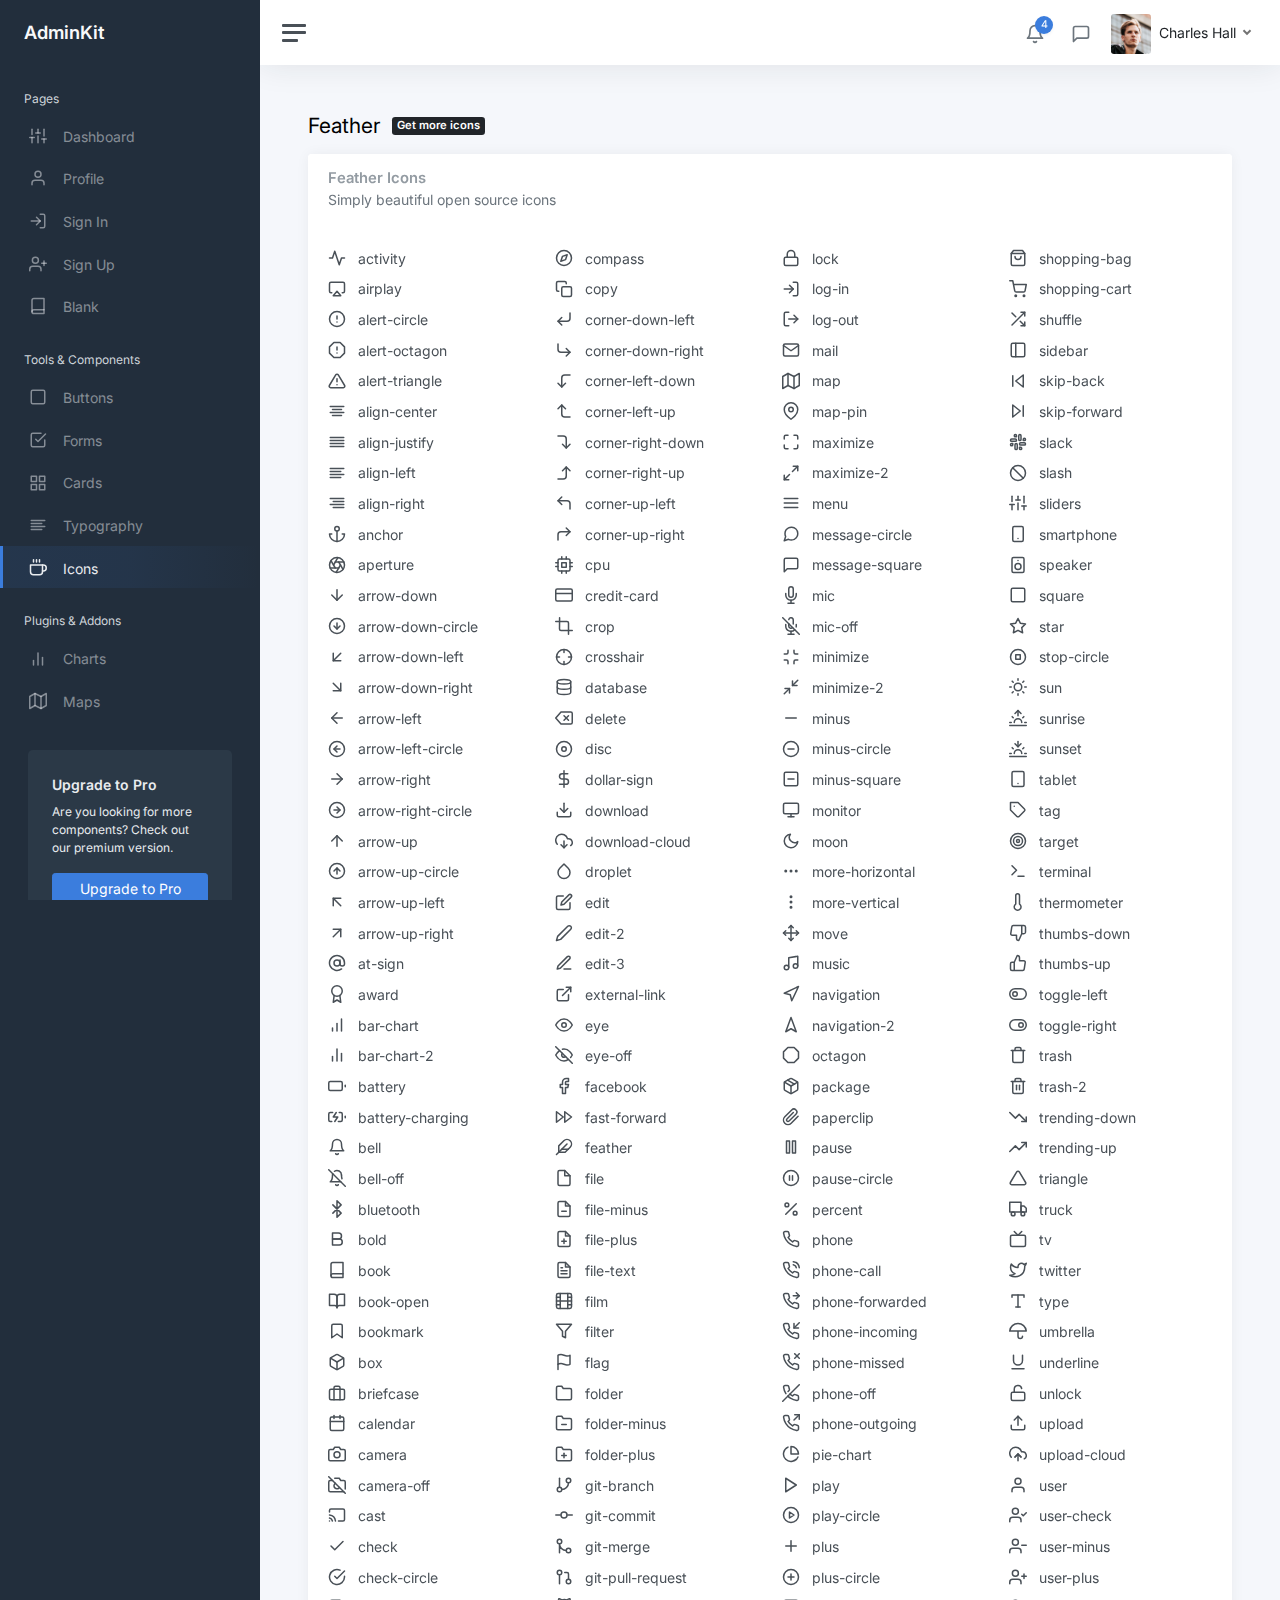
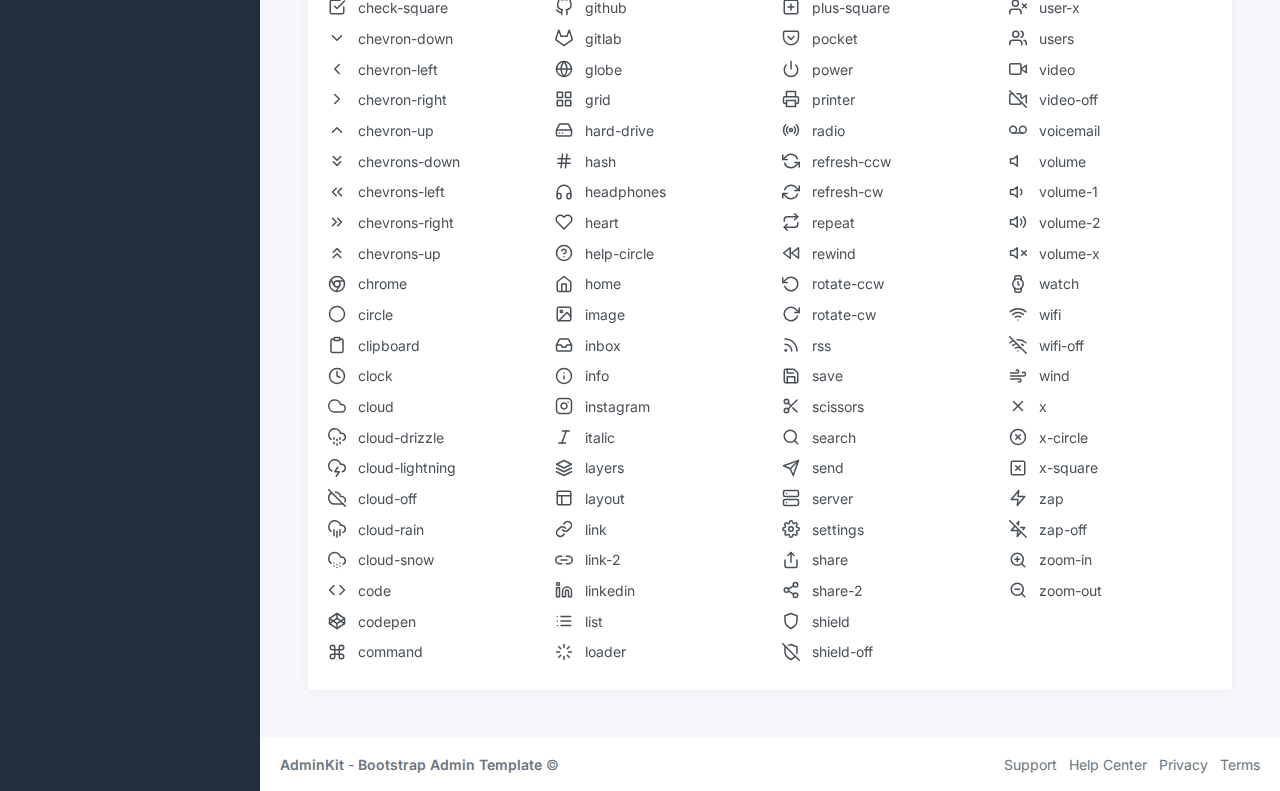
<file: Presentation/wwwroot/admin/static/icons-feather.html>
<!DOCTYPE html>
<html lang="en">

<head>
	<meta charset="utf-8">
	<meta http-equiv="X-UA-Compatible" content="IE=edge">
	<meta name="viewport" content="width=device-width, initial-scale=1, shrink-to-fit=no">
	<meta name="description" content="Responsive Admin &amp; Dashboard Template based on Bootstrap 5">
	<meta name="author" content="AdminKit">
	<meta name="keywords" content="adminkit, bootstrap, bootstrap 5, admin, dashboard, template, responsive, css, sass, html, theme, front-end, ui kit, web">

	<link rel="preconnect" href="https://fonts.gstatic.com">
	<link rel="shortcut icon" href="img/icons/icon-48x48.png" />

	<link rel="canonical" href="https://demo-basic.adminkit.io/icons-feather.html" />

	<title>Feather | AdminKit Demo</title>

	<link href="css/app.css" rel="stylesheet">
	<link href="https://fonts.googleapis.com/css2?family=Inter:wght@300;400;600&display=swap" rel="stylesheet">
</head>

<body>
	<div class="wrapper">
		<nav id="sidebar" class="sidebar js-sidebar">
			<div class="sidebar-content js-simplebar">
				<a class="sidebar-brand" href="index.html">
          <span class="align-middle">AdminKit</span>
        </a>

				<ul class="sidebar-nav">
					<li class="sidebar-header">
						Pages
					</li>

					<li class="sidebar-item">
						<a class="sidebar-link" href="index.html">
              <i class="align-middle" data-feather="sliders"></i> <span class="align-middle">Dashboard</span>
            </a>
					</li>

					<li class="sidebar-item">
						<a class="sidebar-link" href="pages-profile.html">
              <i class="align-middle" data-feather="user"></i> <span class="align-middle">Profile</span>
            </a>
					</li>

					<li class="sidebar-item">
						<a class="sidebar-link" href="pages-sign-in.html">
              <i class="align-middle" data-feather="log-in"></i> <span class="align-middle">Sign In</span>
            </a>
					</li>

					<li class="sidebar-item">
						<a class="sidebar-link" href="pages-sign-up.html">
              <i class="align-middle" data-feather="user-plus"></i> <span class="align-middle">Sign Up</span>
            </a>
					</li>

					<li class="sidebar-item">
						<a class="sidebar-link" href="pages-blank.html">
              <i class="align-middle" data-feather="book"></i> <span class="align-middle">Blank</span>
            </a>
					</li>

					<li class="sidebar-header">
						Tools & Components
					</li>

					<li class="sidebar-item">
						<a class="sidebar-link" href="ui-buttons.html">
              <i class="align-middle" data-feather="square"></i> <span class="align-middle">Buttons</span>
            </a>
					</li>

					<li class="sidebar-item">
						<a class="sidebar-link" href="ui-forms.html">
              <i class="align-middle" data-feather="check-square"></i> <span class="align-middle">Forms</span>
            </a>
					</li>

					<li class="sidebar-item">
						<a class="sidebar-link" href="ui-cards.html">
              <i class="align-middle" data-feather="grid"></i> <span class="align-middle">Cards</span>
            </a>
					</li>

					<li class="sidebar-item">
						<a class="sidebar-link" href="ui-typography.html">
              <i class="align-middle" data-feather="align-left"></i> <span class="align-middle">Typography</span>
            </a>
					</li>

					<li class="sidebar-item active">
						<a class="sidebar-link" href="icons-feather.html">
              <i class="align-middle" data-feather="coffee"></i> <span class="align-middle">Icons</span>
            </a>
					</li>

					<li class="sidebar-header">
						Plugins & Addons
					</li>

					<li class="sidebar-item">
						<a class="sidebar-link" href="charts-chartjs.html">
              <i class="align-middle" data-feather="bar-chart-2"></i> <span class="align-middle">Charts</span>
            </a>
					</li>

					<li class="sidebar-item">
						<a class="sidebar-link" href="maps-google.html">
              <i class="align-middle" data-feather="map"></i> <span class="align-middle">Maps</span>
            </a>
					</li>
				</ul>

				<div class="sidebar-cta">
					<div class="sidebar-cta-content">
						<strong class="d-inline-block mb-2">Upgrade to Pro</strong>
						<div class="mb-3 text-sm">
							Are you looking for more components? Check out our premium version.
						</div>
						<div class="d-grid">
							<a href="upgrade-to-pro.html" class="btn btn-primary">Upgrade to Pro</a>
						</div>
					</div>
				</div>
			</div>
		</nav>

		<div class="main">
			<nav class="navbar navbar-expand navbar-light navbar-bg">
				<a class="sidebar-toggle js-sidebar-toggle">
          <i class="hamburger align-self-center"></i>
        </a>

				<div class="navbar-collapse collapse">
					<ul class="navbar-nav navbar-align">
						<li class="nav-item dropdown">
							<a class="nav-icon dropdown-toggle" href="#" id="alertsDropdown" data-bs-toggle="dropdown">
								<div class="position-relative">
									<i class="align-middle" data-feather="bell"></i>
									<span class="indicator">4</span>
								</div>
							</a>
							<div class="dropdown-menu dropdown-menu-lg dropdown-menu-end py-0" aria-labelledby="alertsDropdown">
								<div class="dropdown-menu-header">
									4 New Notifications
								</div>
								<div class="list-group">
									<a href="#" class="list-group-item">
										<div class="row g-0 align-items-center">
											<div class="col-2">
												<i class="text-danger" data-feather="alert-circle"></i>
											</div>
											<div class="col-10">
												<div class="text-dark">Update completed</div>
												<div class="text-muted small mt-1">Restart server 12 to complete the update.</div>
												<div class="text-muted small mt-1">30m ago</div>
											</div>
										</div>
									</a>
									<a href="#" class="list-group-item">
										<div class="row g-0 align-items-center">
											<div class="col-2">
												<i class="text-warning" data-feather="bell"></i>
											</div>
											<div class="col-10">
												<div class="text-dark">Lorem ipsum</div>
												<div class="text-muted small mt-1">Aliquam ex eros, imperdiet vulputate hendrerit et.</div>
												<div class="text-muted small mt-1">2h ago</div>
											</div>
										</div>
									</a>
									<a href="#" class="list-group-item">
										<div class="row g-0 align-items-center">
											<div class="col-2">
												<i class="text-primary" data-feather="home"></i>
											</div>
											<div class="col-10">
												<div class="text-dark">Login from 192.186.1.8</div>
												<div class="text-muted small mt-1">5h ago</div>
											</div>
										</div>
									</a>
									<a href="#" class="list-group-item">
										<div class="row g-0 align-items-center">
											<div class="col-2">
												<i class="text-success" data-feather="user-plus"></i>
											</div>
											<div class="col-10">
												<div class="text-dark">New connection</div>
												<div class="text-muted small mt-1">Christina accepted your request.</div>
												<div class="text-muted small mt-1">14h ago</div>
											</div>
										</div>
									</a>
								</div>
								<div class="dropdown-menu-footer">
									<a href="#" class="text-muted">Show all notifications</a>
								</div>
							</div>
						</li>
						<li class="nav-item dropdown">
							<a class="nav-icon dropdown-toggle" href="#" id="messagesDropdown" data-bs-toggle="dropdown">
								<div class="position-relative">
									<i class="align-middle" data-feather="message-square"></i>
								</div>
							</a>
							<div class="dropdown-menu dropdown-menu-lg dropdown-menu-end py-0" aria-labelledby="messagesDropdown">
								<div class="dropdown-menu-header">
									<div class="position-relative">
										4 New Messages
									</div>
								</div>
								<div class="list-group">
									<a href="#" class="list-group-item">
										<div class="row g-0 align-items-center">
											<div class="col-2">
												<img src="img/avatars/avatar-5.jpg" class="avatar img-fluid rounded-circle" alt="Vanessa Tucker">
											</div>
											<div class="col-10 ps-2">
												<div class="text-dark">Vanessa Tucker</div>
												<div class="text-muted small mt-1">Nam pretium turpis et arcu. Duis arcu tortor.</div>
												<div class="text-muted small mt-1">15m ago</div>
											</div>
										</div>
									</a>
									<a href="#" class="list-group-item">
										<div class="row g-0 align-items-center">
											<div class="col-2">
												<img src="img/avatars/avatar-2.jpg" class="avatar img-fluid rounded-circle" alt="William Harris">
											</div>
											<div class="col-10 ps-2">
												<div class="text-dark">William Harris</div>
												<div class="text-muted small mt-1">Curabitur ligula sapien euismod vitae.</div>
												<div class="text-muted small mt-1">2h ago</div>
											</div>
										</div>
									</a>
									<a href="#" class="list-group-item">
										<div class="row g-0 align-items-center">
											<div class="col-2">
												<img src="img/avatars/avatar-4.jpg" class="avatar img-fluid rounded-circle" alt="Christina Mason">
											</div>
											<div class="col-10 ps-2">
												<div class="text-dark">Christina Mason</div>
												<div class="text-muted small mt-1">Pellentesque auctor neque nec urna.</div>
												<div class="text-muted small mt-1">4h ago</div>
											</div>
										</div>
									</a>
									<a href="#" class="list-group-item">
										<div class="row g-0 align-items-center">
											<div class="col-2">
												<img src="img/avatars/avatar-3.jpg" class="avatar img-fluid rounded-circle" alt="Sharon Lessman">
											</div>
											<div class="col-10 ps-2">
												<div class="text-dark">Sharon Lessman</div>
												<div class="text-muted small mt-1">Aenean tellus metus, bibendum sed, posuere ac, mattis non.</div>
												<div class="text-muted small mt-1">5h ago</div>
											</div>
										</div>
									</a>
								</div>
								<div class="dropdown-menu-footer">
									<a href="#" class="text-muted">Show all messages</a>
								</div>
							</div>
						</li>
						<li class="nav-item dropdown">
							<a class="nav-icon dropdown-toggle d-inline-block d-sm-none" href="#" data-bs-toggle="dropdown">
                <i class="align-middle" data-feather="settings"></i>
              </a>

							<a class="nav-link dropdown-toggle d-none d-sm-inline-block" href="#" data-bs-toggle="dropdown">
                <img src="img/avatars/avatar.jpg" class="avatar img-fluid rounded me-1" alt="Charles Hall" /> <span class="text-dark">Charles Hall</span>
              </a>
							<div class="dropdown-menu dropdown-menu-end">
								<a class="dropdown-item" href="pages-profile.html"><i class="align-middle me-1" data-feather="user"></i> Profile</a>
								<a class="dropdown-item" href="#"><i class="align-middle me-1" data-feather="pie-chart"></i> Analytics</a>
								<div class="dropdown-divider"></div>
								<a class="dropdown-item" href="index.html"><i class="align-middle me-1" data-feather="settings"></i> Settings & Privacy</a>
								<a class="dropdown-item" href="#"><i class="align-middle me-1" data-feather="help-circle"></i> Help Center</a>
								<div class="dropdown-divider"></div>
								<a class="dropdown-item" href="#">Log out</a>
							</div>
						</li>
					</ul>
				</div>
			</nav>

			<main class="content">
				<div class="container-fluid p-0">

					<div class="mb-3">
						<h1 class="h3 d-inline align-middle">Feather</h1>
						<a class="badge bg-dark text-white ms-2" href="upgrade-to-pro.html">
      Get more icons
  </a>
					</div>
					<div class="card">
						<div class="card-header">
							<h3 class="card-title">Feather Icons</h3>
							<h6 class="card-subtitle text-muted">Simply beautiful open source icons</h6>
						</div>
						<div class="card-body">
							<div class="row">
								<div class="col-12 col-md-6 col-lg-3">
									<div class="mb-2">
										<i class="align-middle me-2" data-feather="activity"></i> <span class="align-middle">activity</span>
									</div>
									<div class="mb-2">
										<i class="align-middle me-2" data-feather="airplay"></i> <span class="align-middle">airplay</span>
									</div>
									<div class="mb-2">
										<i class="align-middle me-2" data-feather="alert-circle"></i> <span class="align-middle">alert-circle</span>
									</div>
									<div class="mb-2">
										<i class="align-middle me-2" data-feather="alert-octagon"></i> <span class="align-middle">alert-octagon</span>
									</div>
									<div class="mb-2">
										<i class="align-middle me-2" data-feather="alert-triangle"></i> <span class="align-middle">alert-triangle</span>
									</div>
									<div class="mb-2">
										<i class="align-middle me-2" data-feather="align-center"></i> <span class="align-middle">align-center</span>
									</div>
									<div class="mb-2">
										<i class="align-middle me-2" data-feather="align-justify"></i> <span class="align-middle">align-justify</span>
									</div>
									<div class="mb-2">
										<i class="align-middle me-2" data-feather="align-left"></i> <span class="align-middle">align-left</span>
									</div>
									<div class="mb-2">
										<i class="align-middle me-2" data-feather="align-right"></i> <span class="align-middle">align-right</span>
									</div>
									<div class="mb-2">
										<i class="align-middle me-2" data-feather="anchor"></i> <span class="align-middle">anchor</span>
									</div>
									<div class="mb-2">
										<i class="align-middle me-2" data-feather="aperture"></i> <span class="align-middle">aperture</span>
									</div>
									<div class="mb-2">
										<i class="align-middle me-2" data-feather="arrow-down"></i> <span class="align-middle">arrow-down</span>
									</div>
									<div class="mb-2">
										<i class="align-middle me-2" data-feather="arrow-down-circle"></i> <span class="align-middle">arrow-down-circle</span>
									</div>
									<div class="mb-2">
										<i class="align-middle me-2" data-feather="arrow-down-left"></i> <span class="align-middle">arrow-down-left</span>
									</div>
									<div class="mb-2">
										<i class="align-middle me-2" data-feather="arrow-down-right"></i> <span class="align-middle">arrow-down-right</span>
									</div>
									<div class="mb-2">
										<i class="align-middle me-2" data-feather="arrow-left"></i> <span class="align-middle">arrow-left</span>
									</div>
									<div class="mb-2">
										<i class="align-middle me-2" data-feather="arrow-left-circle"></i> <span class="align-middle">arrow-left-circle</span>
									</div>
									<div class="mb-2">
										<i class="align-middle me-2" data-feather="arrow-right"></i> <span class="align-middle">arrow-right</span>
									</div>
									<div class="mb-2">
										<i class="align-middle me-2" data-feather="arrow-right-circle"></i> <span class="align-middle">arrow-right-circle</span>
									</div>
									<div class="mb-2">
										<i class="align-middle me-2" data-feather="arrow-up"></i> <span class="align-middle">arrow-up</span>
									</div>
									<div class="mb-2">
										<i class="align-middle me-2" data-feather="arrow-up-circle"></i> <span class="align-middle">arrow-up-circle</span>
									</div>
									<div class="mb-2">
										<i class="align-middle me-2" data-feather="arrow-up-left"></i> <span class="align-middle">arrow-up-left</span>
									</div>
									<div class="mb-2">
										<i class="align-middle me-2" data-feather="arrow-up-right"></i> <span class="align-middle">arrow-up-right</span>
									</div>
									<div class="mb-2">
										<i class="align-middle me-2" data-feather="at-sign"></i> <span class="align-middle">at-sign</span>
									</div>
									<div class="mb-2">
										<i class="align-middle me-2" data-feather="award"></i> <span class="align-middle">award</span>
									</div>
									<div class="mb-2">
										<i class="align-middle me-2" data-feather="bar-chart"></i> <span class="align-middle">bar-chart</span>
									</div>
									<div class="mb-2">
										<i class="align-middle me-2" data-feather="bar-chart-2"></i> <span class="align-middle">bar-chart-2</span>
									</div>
									<div class="mb-2">
										<i class="align-middle me-2" data-feather="battery"></i> <span class="align-middle">battery</span>
									</div>
									<div class="mb-2">
										<i class="align-middle me-2" data-feather="battery-charging"></i> <span class="align-middle">battery-charging</span>
									</div>
									<div class="mb-2">
										<i class="align-middle me-2" data-feather="bell"></i> <span class="align-middle">bell</span>
									</div>
									<div class="mb-2">
										<i class="align-middle me-2" data-feather="bell-off"></i> <span class="align-middle">bell-off</span>
									</div>
									<div class="mb-2">
										<i class="align-middle me-2" data-feather="bluetooth"></i> <span class="align-middle">bluetooth</span>
									</div>
									<div class="mb-2">
										<i class="align-middle me-2" data-feather="bold"></i> <span class="align-middle">bold</span>
									</div>
									<div class="mb-2">
										<i class="align-middle me-2" data-feather="book"></i> <span class="align-middle">book</span>
									</div>
									<div class="mb-2">
										<i class="align-middle me-2" data-feather="book-open"></i> <span class="align-middle">book-open</span>
									</div>
									<div class="mb-2">
										<i class="align-middle me-2" data-feather="bookmark"></i> <span class="align-middle">bookmark</span>
									</div>
									<div class="mb-2">
										<i class="align-middle me-2" data-feather="box"></i> <span class="align-middle">box</span>
									</div>
									<div class="mb-2">
										<i class="align-middle me-2" data-feather="briefcase"></i> <span class="align-middle">briefcase</span>
									</div>
									<div class="mb-2">
										<i class="align-middle me-2" data-feather="calendar"></i> <span class="align-middle">calendar</span>
									</div>
									<div class="mb-2">
										<i class="align-middle me-2" data-feather="camera"></i> <span class="align-middle">camera</span>
									</div>
									<div class="mb-2">
										<i class="align-middle me-2" data-feather="camera-off"></i> <span class="align-middle">camera-off</span>
									</div>
									<div class="mb-2">
										<i class="align-middle me-2" data-feather="cast"></i> <span class="align-middle">cast</span>
									</div>
									<div class="mb-2">
										<i class="align-middle me-2" data-feather="check"></i> <span class="align-middle">check</span>
									</div>
									<div class="mb-2">
										<i class="align-middle me-2" data-feather="check-circle"></i> <span class="align-middle">check-circle</span>
									</div>
									<div class="mb-2">
										<i class="align-middle me-2" data-feather="check-square"></i> <span class="align-middle">check-square</span>
									</div>
									<div class="mb-2">
										<i class="align-middle me-2" data-feather="chevron-down"></i> <span class="align-middle">chevron-down</span>
									</div>
									<div class="mb-2">
										<i class="align-middle me-2" data-feather="chevron-left"></i> <span class="align-middle">chevron-left</span>
									</div>
									<div class="mb-2">
										<i class="align-middle me-2" data-feather="chevron-right"></i> <span class="align-middle">chevron-right</span>
									</div>
									<div class="mb-2">
										<i class="align-middle me-2" data-feather="chevron-up"></i> <span class="align-middle">chevron-up</span>
									</div>
									<div class="mb-2">
										<i class="align-middle me-2" data-feather="chevrons-down"></i> <span class="align-middle">chevrons-down</span>
									</div>
									<div class="mb-2">
										<i class="align-middle me-2" data-feather="chevrons-left"></i> <span class="align-middle">chevrons-left</span>
									</div>
									<div class="mb-2">
										<i class="align-middle me-2" data-feather="chevrons-right"></i> <span class="align-middle">chevrons-right</span>
									</div>
									<div class="mb-2">
										<i class="align-middle me-2" data-feather="chevrons-up"></i> <span class="align-middle">chevrons-up</span>
									</div>
									<div class="mb-2">
										<i class="align-middle me-2" data-feather="chrome"></i> <span class="align-middle">chrome</span>
									</div>
									<div class="mb-2">
										<i class="align-middle me-2" data-feather="circle"></i> <span class="align-middle">circle</span>
									</div>
									<div class="mb-2">
										<i class="align-middle me-2" data-feather="clipboard"></i> <span class="align-middle">clipboard</span>
									</div>
									<div class="mb-2">
										<i class="align-middle me-2" data-feather="clock"></i> <span class="align-middle">clock</span>
									</div>
									<div class="mb-2">
										<i class="align-middle me-2" data-feather="cloud"></i> <span class="align-middle">cloud</span>
									</div>
									<div class="mb-2">
										<i class="align-middle me-2" data-feather="cloud-drizzle"></i> <span class="align-middle">cloud-drizzle</span>
									</div>
									<div class="mb-2">
										<i class="align-middle me-2" data-feather="cloud-lightning"></i> <span class="align-middle">cloud-lightning</span>
									</div>
									<div class="mb-2">
										<i class="align-middle me-2" data-feather="cloud-off"></i> <span class="align-middle">cloud-off</span>
									</div>
									<div class="mb-2">
										<i class="align-middle me-2" data-feather="cloud-rain"></i> <span class="align-middle">cloud-rain</span>
									</div>
									<div class="mb-2">
										<i class="align-middle me-2" data-feather="cloud-snow"></i> <span class="align-middle">cloud-snow</span>
									</div>
									<div class="mb-2">
										<i class="align-middle me-2" data-feather="code"></i> <span class="align-middle">code</span>
									</div>
									<div class="mb-2">
										<i class="align-middle me-2" data-feather="codepen"></i> <span class="align-middle">codepen</span>
									</div>
									<div class="mb-2">
										<i class="align-middle me-2" data-feather="command"></i> <span class="align-middle">command</span>
									</div>
								</div>
								<div class="col-12 col-md-6 col-lg-3">
									<div class="mb-2">
										<i class="align-middle me-2" data-feather="compass"></i> <span class="align-middle">compass</span>
									</div>
									<div class="mb-2">
										<i class="align-middle me-2" data-feather="copy"></i> <span class="align-middle">copy</span>
									</div>
									<div class="mb-2">
										<i class="align-middle me-2" data-feather="corner-down-left"></i> <span class="align-middle">corner-down-left</span>
									</div>
									<div class="mb-2">
										<i class="align-middle me-2" data-feather="corner-down-right"></i> <span class="align-middle">corner-down-right</span>
									</div>
									<div class="mb-2">
										<i class="align-middle me-2" data-feather="corner-left-down"></i> <span class="align-middle">corner-left-down</span>
									</div>
									<div class="mb-2">
										<i class="align-middle me-2" data-feather="corner-left-up"></i> <span class="align-middle">corner-left-up</span>
									</div>
									<div class="mb-2">
										<i class="align-middle me-2" data-feather="corner-right-down"></i> <span class="align-middle">corner-right-down</span>
									</div>
									<div class="mb-2">
										<i class="align-middle me-2" data-feather="corner-right-up"></i> <span class="align-middle">corner-right-up</span>
									</div>
									<div class="mb-2">
										<i class="align-middle me-2" data-feather="corner-up-left"></i> <span class="align-middle">corner-up-left</span>
									</div>
									<div class="mb-2">
										<i class="align-middle me-2" data-feather="corner-up-right"></i> <span class="align-middle">corner-up-right</span>
									</div>
									<div class="mb-2">
										<i class="align-middle me-2" data-feather="cpu"></i> <span class="align-middle">cpu</span>
									</div>
									<div class="mb-2">
										<i class="align-middle me-2" data-feather="credit-card"></i> <span class="align-middle">credit-card</span>
									</div>
									<div class="mb-2">
										<i class="align-middle me-2" data-feather="crop"></i> <span class="align-middle">crop</span>
									</div>
									<div class="mb-2">
										<i class="align-middle me-2" data-feather="crosshair"></i> <span class="align-middle">crosshair</span>
									</div>
									<div class="mb-2">
										<i class="align-middle me-2" data-feather="database"></i> <span class="align-middle">database</span>
									</div>
									<div class="mb-2">
										<i class="align-middle me-2" data-feather="delete"></i> <span class="align-middle">delete</span>
									</div>
									<div class="mb-2">
										<i class="align-middle me-2" data-feather="disc"></i> <span class="align-middle">disc</span>
									</div>
									<div class="mb-2">
										<i class="align-middle me-2" data-feather="dollar-sign"></i> <span class="align-middle">dollar-sign</span>
									</div>
									<div class="mb-2">
										<i class="align-middle me-2" data-feather="download"></i> <span class="align-middle">download</span>
									</div>
									<div class="mb-2">
										<i class="align-middle me-2" data-feather="download-cloud"></i> <span class="align-middle">download-cloud</span>
									</div>
									<div class="mb-2">
										<i class="align-middle me-2" data-feather="droplet"></i> <span class="align-middle">droplet</span>
									</div>
									<div class="mb-2">
										<i class="align-middle me-2" data-feather="edit"></i> <span class="align-middle">edit</span>
									</div>
									<div class="mb-2">
										<i class="align-middle me-2" data-feather="edit-2"></i> <span class="align-middle">edit-2</span>
									</div>
									<div class="mb-2">
										<i class="align-middle me-2" data-feather="edit-3"></i> <span class="align-middle">edit-3</span>
									</div>
									<div class="mb-2">
										<i class="align-middle me-2" data-feather="external-link"></i> <span class="align-middle">external-link</span>
									</div>
									<div class="mb-2">
										<i class="align-middle me-2" data-feather="eye"></i> <span class="align-middle">eye</span>
									</div>
									<div class="mb-2">
										<i class="align-middle me-2" data-feather="eye-off"></i> <span class="align-middle">eye-off</span>
									</div>
									<div class="mb-2">
										<i class="align-middle me-2" data-feather="facebook"></i> <span class="align-middle">facebook</span>
									</div>
									<div class="mb-2">
										<i class="align-middle me-2" data-feather="fast-forward"></i> <span class="align-middle">fast-forward</span>
									</div>
									<div class="mb-2">
										<i class="align-middle me-2" data-feather="feather"></i> <span class="align-middle">feather</span>
									</div>
									<div class="mb-2">
										<i class="align-middle me-2" data-feather="file"></i> <span class="align-middle">file</span>
									</div>
									<div class="mb-2">
										<i class="align-middle me-2" data-feather="file-minus"></i> <span class="align-middle">file-minus</span>
									</div>
									<div class="mb-2">
										<i class="align-middle me-2" data-feather="file-plus"></i> <span class="align-middle">file-plus</span>
									</div>
									<div class="mb-2">
										<i class="align-middle me-2" data-feather="file-text"></i> <span class="align-middle">file-text</span>
									</div>
									<div class="mb-2">
										<i class="align-middle me-2" data-feather="film"></i> <span class="align-middle">film</span>
									</div>
									<div class="mb-2">
										<i class="align-middle me-2" data-feather="filter"></i> <span class="align-middle">filter</span>
									</div>
									<div class="mb-2">
										<i class="align-middle me-2" data-feather="flag"></i> <span class="align-middle">flag</span>
									</div>
									<div class="mb-2">
										<i class="align-middle me-2" data-feather="folder"></i> <span class="align-middle">folder</span>
									</div>
									<div class="mb-2">
										<i class="align-middle me-2" data-feather="folder-minus"></i> <span class="align-middle">folder-minus</span>
									</div>
									<div class="mb-2">
										<i class="align-middle me-2" data-feather="folder-plus"></i> <span class="align-middle">folder-plus</span>
									</div>
									<div class="mb-2">
										<i class="align-middle me-2" data-feather="git-branch"></i> <span class="align-middle">git-branch</span>
									</div>
									<div class="mb-2">
										<i class="align-middle me-2" data-feather="git-commit"></i> <span class="align-middle">git-commit</span>
									</div>
									<div class="mb-2">
										<i class="align-middle me-2" data-feather="git-merge"></i> <span class="align-middle">git-merge</span>
									</div>
									<div class="mb-2">
										<i class="align-middle me-2" data-feather="git-pull-request"></i> <span class="align-middle">git-pull-request</span>
									</div>
									<div class="mb-2">
										<i class="align-middle me-2" data-feather="github"></i> <span class="align-middle">github</span>
									</div>
									<div class="mb-2">
										<i class="align-middle me-2" data-feather="gitlab"></i> <span class="align-middle">gitlab</span>
									</div>
									<div class="mb-2">
										<i class="align-middle me-2" data-feather="globe"></i> <span class="align-middle">globe</span>
									</div>
									<div class="mb-2">
										<i class="align-middle me-2" data-feather="grid"></i> <span class="align-middle">grid</span>
									</div>
									<div class="mb-2">
										<i class="align-middle me-2" data-feather="hard-drive"></i> <span class="align-middle">hard-drive</span>
									</div>
									<div class="mb-2">
										<i class="align-middle me-2" data-feather="hash"></i> <span class="align-middle">hash</span>
									</div>
									<div class="mb-2">
										<i class="align-middle me-2" data-feather="headphones"></i> <span class="align-middle">headphones</span>
									</div>
									<div class="mb-2">
										<i class="align-middle me-2" data-feather="heart"></i> <span class="align-middle">heart</span>
									</div>
									<div class="mb-2">
										<i class="align-middle me-2" data-feather="help-circle"></i> <span class="align-middle">help-circle</span>
									</div>
									<div class="mb-2">
										<i class="align-middle me-2" data-feather="home"></i> <span class="align-middle">home</span>
									</div>
									<div class="mb-2">
										<i class="align-middle me-2" data-feather="image"></i> <span class="align-middle">image</span>
									</div>
									<div class="mb-2">
										<i class="align-middle me-2" data-feather="inbox"></i> <span class="align-middle">inbox</span>
									</div>
									<div class="mb-2">
										<i class="align-middle me-2" data-feather="info"></i> <span class="align-middle">info</span>
									</div>
									<div class="mb-2">
										<i class="align-middle me-2" data-feather="instagram"></i> <span class="align-middle">instagram</span>
									</div>
									<div class="mb-2">
										<i class="align-middle me-2" data-feather="italic"></i> <span class="align-middle">italic</span>
									</div>
									<div class="mb-2">
										<i class="align-middle me-2" data-feather="layers"></i> <span class="align-middle">layers</span>
									</div>
									<div class="mb-2">
										<i class="align-middle me-2" data-feather="layout"></i> <span class="align-middle">layout</span>
									</div>
									<div class="mb-2">
										<i class="align-middle me-2" data-feather="link"></i> <span class="align-middle">link</span>
									</div>
									<div class="mb-2">
										<i class="align-middle me-2" data-feather="link-2"></i> <span class="align-middle">link-2</span>
									</div>
									<div class="mb-2">
										<i class="align-middle me-2" data-feather="linkedin"></i> <span class="align-middle">linkedin</span>
									</div>
									<div class="mb-2">
										<i class="align-middle me-2" data-feather="list"></i> <span class="align-middle">list</span>
									</div>
									<div class="mb-2">
										<i class="align-middle me-2" data-feather="loader"></i> <span class="align-middle">loader</span>
									</div>
								</div>
								<div class="col-12 col-md-6 col-lg-3">
									<div class="mb-2">
										<i class="align-middle me-2" data-feather="lock"></i> <span class="align-middle">lock</span>
									</div>
									<div class="mb-2">
										<i class="align-middle me-2" data-feather="log-in"></i> <span class="align-middle">log-in</span>
									</div>
									<div class="mb-2">
										<i class="align-middle me-2" data-feather="log-out"></i> <span class="align-middle">log-out</span>
									</div>
									<div class="mb-2">
										<i class="align-middle me-2" data-feather="mail"></i> <span class="align-middle">mail</span>
									</div>
									<div class="mb-2">
										<i class="align-middle me-2" data-feather="map"></i> <span class="align-middle">map</span>
									</div>
									<div class="mb-2">
										<i class="align-middle me-2" data-feather="map-pin"></i> <span class="align-middle">map-pin</span>
									</div>
									<div class="mb-2">
										<i class="align-middle me-2" data-feather="maximize"></i> <span class="align-middle">maximize</span>
									</div>
									<div class="mb-2">
										<i class="align-middle me-2" data-feather="maximize-2"></i> <span class="align-middle">maximize-2</span>
									</div>
									<div class="mb-2">
										<i class="align-middle me-2" data-feather="menu"></i> <span class="align-middle">menu</span>
									</div>
									<div class="mb-2">
										<i class="align-middle me-2" data-feather="message-circle"></i> <span class="align-middle">message-circle</span>
									</div>
									<div class="mb-2">
										<i class="align-middle me-2" data-feather="message-square"></i> <span class="align-middle">message-square</span>
									</div>
									<div class="mb-2">
										<i class="align-middle me-2" data-feather="mic"></i> <span class="align-middle">mic</span>
									</div>
									<div class="mb-2">
										<i class="align-middle me-2" data-feather="mic-off"></i> <span class="align-middle">mic-off</span>
									</div>
									<div class="mb-2">
										<i class="align-middle me-2" data-feather="minimize"></i> <span class="align-middle">minimize</span>
									</div>
									<div class="mb-2">
										<i class="align-middle me-2" data-feather="minimize-2"></i> <span class="align-middle">minimize-2</span>
									</div>
									<div class="mb-2">
										<i class="align-middle me-2" data-feather="minus"></i> <span class="align-middle">minus</span>
									</div>
									<div class="mb-2">
										<i class="align-middle me-2" data-feather="minus-circle"></i> <span class="align-middle">minus-circle</span>
									</div>
									<div class="mb-2">
										<i class="align-middle me-2" data-feather="minus-square"></i> <span class="align-middle">minus-square</span>
									</div>
									<div class="mb-2">
										<i class="align-middle me-2" data-feather="monitor"></i> <span class="align-middle">monitor</span>
									</div>
									<div class="mb-2">
										<i class="align-middle me-2" data-feather="moon"></i> <span class="align-middle">moon</span>
									</div>
									<div class="mb-2">
										<i class="align-middle me-2" data-feather="more-horizontal"></i> <span class="align-middle">more-horizontal</span>
									</div>
									<div class="mb-2">
										<i class="align-middle me-2" data-feather="more-vertical"></i> <span class="align-middle">more-vertical</span>
									</div>
									<div class="mb-2">
										<i class="align-middle me-2" data-feather="move"></i> <span class="align-middle">move</span>
									</div>
									<div class="mb-2">
										<i class="align-middle me-2" data-feather="music"></i> <span class="align-middle">music</span>
									</div>
									<div class="mb-2">
										<i class="align-middle me-2" data-feather="navigation"></i> <span class="align-middle">navigation</span>
									</div>
									<div class="mb-2">
										<i class="align-middle me-2" data-feather="navigation-2"></i> <span class="align-middle">navigation-2</span>
									</div>
									<div class="mb-2">
										<i class="align-middle me-2" data-feather="octagon"></i> <span class="align-middle">octagon</span>
									</div>
									<div class="mb-2">
										<i class="align-middle me-2" data-feather="package"></i> <span class="align-middle">package</span>
									</div>
									<div class="mb-2">
										<i class="align-middle me-2" data-feather="paperclip"></i> <span class="align-middle">paperclip</span>
									</div>
									<div class="mb-2">
										<i class="align-middle me-2" data-feather="pause"></i> <span class="align-middle">pause</span>
									</div>
									<div class="mb-2">
										<i class="align-middle me-2" data-feather="pause-circle"></i> <span class="align-middle">pause-circle</span>
									</div>
									<div class="mb-2">
										<i class="align-middle me-2" data-feather="percent"></i> <span class="align-middle">percent</span>
									</div>
									<div class="mb-2">
										<i class="align-middle me-2" data-feather="phone"></i> <span class="align-middle">phone</span>
									</div>
									<div class="mb-2">
										<i class="align-middle me-2" data-feather="phone-call"></i> <span class="align-middle">phone-call</span>
									</div>
									<div class="mb-2">
										<i class="align-middle me-2" data-feather="phone-forwarded"></i> <span class="align-middle">phone-forwarded</span>
									</div>
									<div class="mb-2">
										<i class="align-middle me-2" data-feather="phone-incoming"></i> <span class="align-middle">phone-incoming</span>
									</div>
									<div class="mb-2">
										<i class="align-middle me-2" data-feather="phone-missed"></i> <span class="align-middle">phone-missed</span>
									</div>
									<div class="mb-2">
										<i class="align-middle me-2" data-feather="phone-off"></i> <span class="align-middle">phone-off</span>
									</div>
									<div class="mb-2">
										<i class="align-middle me-2" data-feather="phone-outgoing"></i> <span class="align-middle">phone-outgoing</span>
									</div>
									<div class="mb-2">
										<i class="align-middle me-2" data-feather="pie-chart"></i> <span class="align-middle">pie-chart</span>
									</div>
									<div class="mb-2">
										<i class="align-middle me-2" data-feather="play"></i> <span class="align-middle">play</span>
									</div>
									<div class="mb-2">
										<i class="align-middle me-2" data-feather="play-circle"></i> <span class="align-middle">play-circle</span>
									</div>
									<div class="mb-2">
										<i class="align-middle me-2" data-feather="plus"></i> <span class="align-middle">plus</span>
									</div>
									<div class="mb-2">
										<i class="align-middle me-2" data-feather="plus-circle"></i> <span class="align-middle">plus-circle</span>
									</div>
									<div class="mb-2">
										<i class="align-middle me-2" data-feather="plus-square"></i> <span class="align-middle">plus-square</span>
									</div>
									<div class="mb-2">
										<i class="align-middle me-2" data-feather="pocket"></i> <span class="align-middle">pocket</span>
									</div>
									<div class="mb-2">
										<i class="align-middle me-2" data-feather="power"></i> <span class="align-middle">power</span>
									</div>
									<div class="mb-2">
										<i class="align-middle me-2" data-feather="printer"></i> <span class="align-middle">printer</span>
									</div>
									<div class="mb-2">
										<i class="align-middle me-2" data-feather="radio"></i> <span class="align-middle">radio</span>
									</div>
									<div class="mb-2">
										<i class="align-middle me-2" data-feather="refresh-ccw"></i> <span class="align-middle">refresh-ccw</span>
									</div>
									<div class="mb-2">
										<i class="align-middle me-2" data-feather="refresh-cw"></i> <span class="align-middle">refresh-cw</span>
									</div>
									<div class="mb-2">
										<i class="align-middle me-2" data-feather="repeat"></i> <span class="align-middle">repeat</span>
									</div>
									<div class="mb-2">
										<i class="align-middle me-2" data-feather="rewind"></i> <span class="align-middle">rewind</span>
									</div>
									<div class="mb-2">
										<i class="align-middle me-2" data-feather="rotate-ccw"></i> <span class="align-middle">rotate-ccw</span>
									</div>
									<div class="mb-2">
										<i class="align-middle me-2" data-feather="rotate-cw"></i> <span class="align-middle">rotate-cw</span>
									</div>
									<div class="mb-2">
										<i class="align-middle me-2" data-feather="rss"></i> <span class="align-middle">rss</span>
									</div>
									<div class="mb-2">
										<i class="align-middle me-2" data-feather="save"></i> <span class="align-middle">save</span>
									</div>
									<div class="mb-2">
										<i class="align-middle me-2" data-feather="scissors"></i> <span class="align-middle">scissors</span>
									</div>
									<div class="mb-2">
										<i class="align-middle me-2" data-feather="search"></i> <span class="align-middle">search</span>
									</div>
									<div class="mb-2">
										<i class="align-middle me-2" data-feather="send"></i> <span class="align-middle">send</span>
									</div>
									<div class="mb-2">
										<i class="align-middle me-2" data-feather="server"></i> <span class="align-middle">server</span>
									</div>
									<div class="mb-2">
										<i class="align-middle me-2" data-feather="settings"></i> <span class="align-middle">settings</span>
									</div>
									<div class="mb-2">
										<i class="align-middle me-2" data-feather="share"></i> <span class="align-middle">share</span>
									</div>
									<div class="mb-2">
										<i class="align-middle me-2" data-feather="share-2"></i> <span class="align-middle">share-2</span>
									</div>
									<div class="mb-2">
										<i class="align-middle me-2" data-feather="shield"></i> <span class="align-middle">shield</span>
									</div>
									<div class="mb-2">
										<i class="align-middle me-2" data-feather="shield-off"></i> <span class="align-middle">shield-off</span>
									</div>
								</div>
								<div class="col-12 col-md-6 col-lg-3">
									<div class="mb-2">
										<i class="align-middle me-2" data-feather="shopping-bag"></i> <span class="align-middle">shopping-bag</span>
									</div>
									<div class="mb-2">
										<i class="align-middle me-2" data-feather="shopping-cart"></i> <span class="align-middle">shopping-cart</span>
									</div>
									<div class="mb-2">
										<i class="align-middle me-2" data-feather="shuffle"></i> <span class="align-middle">shuffle</span>
									</div>
									<div class="mb-2">
										<i class="align-middle me-2" data-feather="sidebar"></i> <span class="align-middle">sidebar</span>
									</div>
									<div class="mb-2">
										<i class="align-middle me-2" data-feather="skip-back"></i> <span class="align-middle">skip-back</span>
									</div>
									<div class="mb-2">
										<i class="align-middle me-2" data-feather="skip-forward"></i> <span class="align-middle">skip-forward</span>
									</div>
									<div class="mb-2">
										<i class="align-middle me-2" data-feather="slack"></i> <span class="align-middle">slack</span>
									</div>
									<div class="mb-2">
										<i class="align-middle me-2" data-feather="slash"></i> <span class="align-middle">slash</span>
									</div>
									<div class="mb-2">
										<i class="align-middle me-2" data-feather="sliders"></i> <span class="align-middle">sliders</span>
									</div>
									<div class="mb-2">
										<i class="align-middle me-2" data-feather="smartphone"></i> <span class="align-middle">smartphone</span>
									</div>
									<div class="mb-2">
										<i class="align-middle me-2" data-feather="speaker"></i> <span class="align-middle">speaker</span>
									</div>
									<div class="mb-2">
										<i class="align-middle me-2" data-feather="square"></i> <span class="align-middle">square</span>
									</div>
									<div class="mb-2">
										<i class="align-middle me-2" data-feather="star"></i> <span class="align-middle">star</span>
									</div>
									<div class="mb-2">
										<i class="align-middle me-2" data-feather="stop-circle"></i> <span class="align-middle">stop-circle</span>
									</div>
									<div class="mb-2">
										<i class="align-middle me-2" data-feather="sun"></i> <span class="align-middle">sun</span>
									</div>
									<div class="mb-2">
										<i class="align-middle me-2" data-feather="sunrise"></i> <span class="align-middle">sunrise</span>
									</div>
									<div class="mb-2">
										<i class="align-middle me-2" data-feather="sunset"></i> <span class="align-middle">sunset</span>
									</div>
									<div class="mb-2">
										<i class="align-middle me-2" data-feather="tablet"></i> <span class="align-middle">tablet</span>
									</div>
									<div class="mb-2">
										<i class="align-middle me-2" data-feather="tag"></i> <span class="align-middle">tag</span>
									</div>
									<div class="mb-2">
										<i class="align-middle me-2" data-feather="target"></i> <span class="align-middle">target</span>
									</div>
									<div class="mb-2">
										<i class="align-middle me-2" data-feather="terminal"></i> <span class="align-middle">terminal</span>
									</div>
									<div class="mb-2">
										<i class="align-middle me-2" data-feather="thermometer"></i> <span class="align-middle">thermometer</span>
									</div>
									<div class="mb-2">
										<i class="align-middle me-2" data-feather="thumbs-down"></i> <span class="align-middle">thumbs-down</span>
									</div>
									<div class="mb-2">
										<i class="align-middle me-2" data-feather="thumbs-up"></i> <span class="align-middle">thumbs-up</span>
									</div>
									<div class="mb-2">
										<i class="align-middle me-2" data-feather="toggle-left"></i> <span class="align-middle">toggle-left</span>
									</div>
									<div class="mb-2">
										<i class="align-middle me-2" data-feather="toggle-right"></i> <span class="align-middle">toggle-right</span>
									</div>
									<div class="mb-2">
										<i class="align-middle me-2" data-feather="trash"></i> <span class="align-middle">trash</span>
									</div>
									<div class="mb-2">
										<i class="align-middle me-2" data-feather="trash-2"></i> <span class="align-middle">trash-2</span>
									</div>
									<div class="mb-2">
										<i class="align-middle me-2" data-feather="trending-down"></i> <span class="align-middle">trending-down</span>
									</div>
									<div class="mb-2">
										<i class="align-middle me-2" data-feather="trending-up"></i> <span class="align-middle">trending-up</span>
									</div>
									<div class="mb-2">
										<i class="align-middle me-2" data-feather="triangle"></i> <span class="align-middle">triangle</span>
									</div>
									<div class="mb-2">
										<i class="align-middle me-2" data-feather="truck"></i> <span class="align-middle">truck</span>
									</div>
									<div class="mb-2">
										<i class="align-middle me-2" data-feather="tv"></i> <span class="align-middle">tv</span>
									</div>
									<div class="mb-2">
										<i class="align-middle me-2" data-feather="twitter"></i> <span class="align-middle">twitter</span>
									</div>
									<div class="mb-2">
										<i class="align-middle me-2" data-feather="type"></i> <span class="align-middle">type</span>
									</div>
									<div class="mb-2">
										<i class="align-middle me-2" data-feather="umbrella"></i> <span class="align-middle">umbrella</span>
									</div>
									<div class="mb-2">
										<i class="align-middle me-2" data-feather="underline"></i> <span class="align-middle">underline</span>
									</div>
									<div class="mb-2">
										<i class="align-middle me-2" data-feather="unlock"></i> <span class="align-middle">unlock</span>
									</div>
									<div class="mb-2">
										<i class="align-middle me-2" data-feather="upload"></i> <span class="align-middle">upload</span>
									</div>
									<div class="mb-2">
										<i class="align-middle me-2" data-feather="upload-cloud"></i> <span class="align-middle">upload-cloud</span>
									</div>
									<div class="mb-2">
										<i class="align-middle me-2" data-feather="user"></i> <span class="align-middle">user</span>
									</div>
									<div class="mb-2">
										<i class="align-middle me-2" data-feather="user-check"></i> <span class="align-middle">user-check</span>
									</div>
									<div class="mb-2">
										<i class="align-middle me-2" data-feather="user-minus"></i> <span class="align-middle">user-minus</span>
									</div>
									<div class="mb-2">
										<i class="align-middle me-2" data-feather="user-plus"></i> <span class="align-middle">user-plus</span>
									</div>
									<div class="mb-2">
										<i class="align-middle me-2" data-feather="user-x"></i> <span class="align-middle">user-x</span>
									</div>
									<div class="mb-2">
										<i class="align-middle me-2" data-feather="users"></i> <span class="align-middle">users</span>
									</div>
									<div class="mb-2">
										<i class="align-middle me-2" data-feather="video"></i> <span class="align-middle">video</span>
									</div>
									<div class="mb-2">
										<i class="align-middle me-2" data-feather="video-off"></i> <span class="align-middle">video-off</span>
									</div>
									<div class="mb-2">
										<i class="align-middle me-2" data-feather="voicemail"></i> <span class="align-middle">voicemail</span>
									</div>
									<div class="mb-2">
										<i class="align-middle me-2" data-feather="volume"></i> <span class="align-middle">volume</span>
									</div>
									<div class="mb-2">
										<i class="align-middle me-2" data-feather="volume-1"></i> <span class="align-middle">volume-1</span>
									</div>
									<div class="mb-2">
										<i class="align-middle me-2" data-feather="volume-2"></i> <span class="align-middle">volume-2</span>
									</div>
									<div class="mb-2">
										<i class="align-middle me-2" data-feather="volume-x"></i> <span class="align-middle">volume-x</span>
									</div>
									<div class="mb-2">
										<i class="align-middle me-2" data-feather="watch"></i> <span class="align-middle">watch</span>
									</div>
									<div class="mb-2">
										<i class="align-middle me-2" data-feather="wifi"></i> <span class="align-middle">wifi</span>
									</div>
									<div class="mb-2">
										<i class="align-middle me-2" data-feather="wifi-off"></i> <span class="align-middle">wifi-off</span>
									</div>
									<div class="mb-2">
										<i class="align-middle me-2" data-feather="wind"></i> <span class="align-middle">wind</span>
									</div>
									<div class="mb-2">
										<i class="align-middle me-2" data-feather="x"></i> <span class="align-middle">x</span>
									</div>
									<div class="mb-2">
										<i class="align-middle me-2" data-feather="x-circle"></i> <span class="align-middle">x-circle</span>
									</div>
									<div class="mb-2">
										<i class="align-middle me-2" data-feather="x-square"></i> <span class="align-middle">x-square</span>
									</div>
									<div class="mb-2">
										<i class="align-middle me-2" data-feather="zap"></i> <span class="align-middle">zap</span>
									</div>
									<div class="mb-2">
										<i class="align-middle me-2" data-feather="zap-off"></i> <span class="align-middle">zap-off</span>
									</div>
									<div class="mb-2">
										<i class="align-middle me-2" data-feather="zoom-in"></i> <span class="align-middle">zoom-in</span>
									</div>
									<div class="mb-2">
										<i class="align-middle me-2" data-feather="zoom-out"></i> <span class="align-middle">zoom-out</span>
									</div>
								</div>
							</div>
						</div>
					</div>

				</div>
			</main>

			<footer class="footer">
				<div class="container-fluid">
					<div class="row text-muted">
						<div class="col-6 text-start">
							<p class="mb-0">
								<a class="text-muted" href="https://adminkit.io/" target="_blank"><strong>AdminKit</strong></a> - <a class="text-muted" href="https://adminkit.io/" target="_blank"><strong>Bootstrap Admin Template</strong></a>								&copy;
							</p>
						</div>
						<div class="col-6 text-end">
							<ul class="list-inline">
								<li class="list-inline-item">
									<a class="text-muted" href="https://adminkit.io/" target="_blank">Support</a>
								</li>
								<li class="list-inline-item">
									<a class="text-muted" href="https://adminkit.io/" target="_blank">Help Center</a>
								</li>
								<li class="list-inline-item">
									<a class="text-muted" href="https://adminkit.io/" target="_blank">Privacy</a>
								</li>
								<li class="list-inline-item">
									<a class="text-muted" href="https://adminkit.io/" target="_blank">Terms</a>
								</li>
							</ul>
						</div>
					</div>
				</div>
			</footer>
		</div>
	</div>

	<script src="js/app.js"></script>

</body>

</html>
</file>
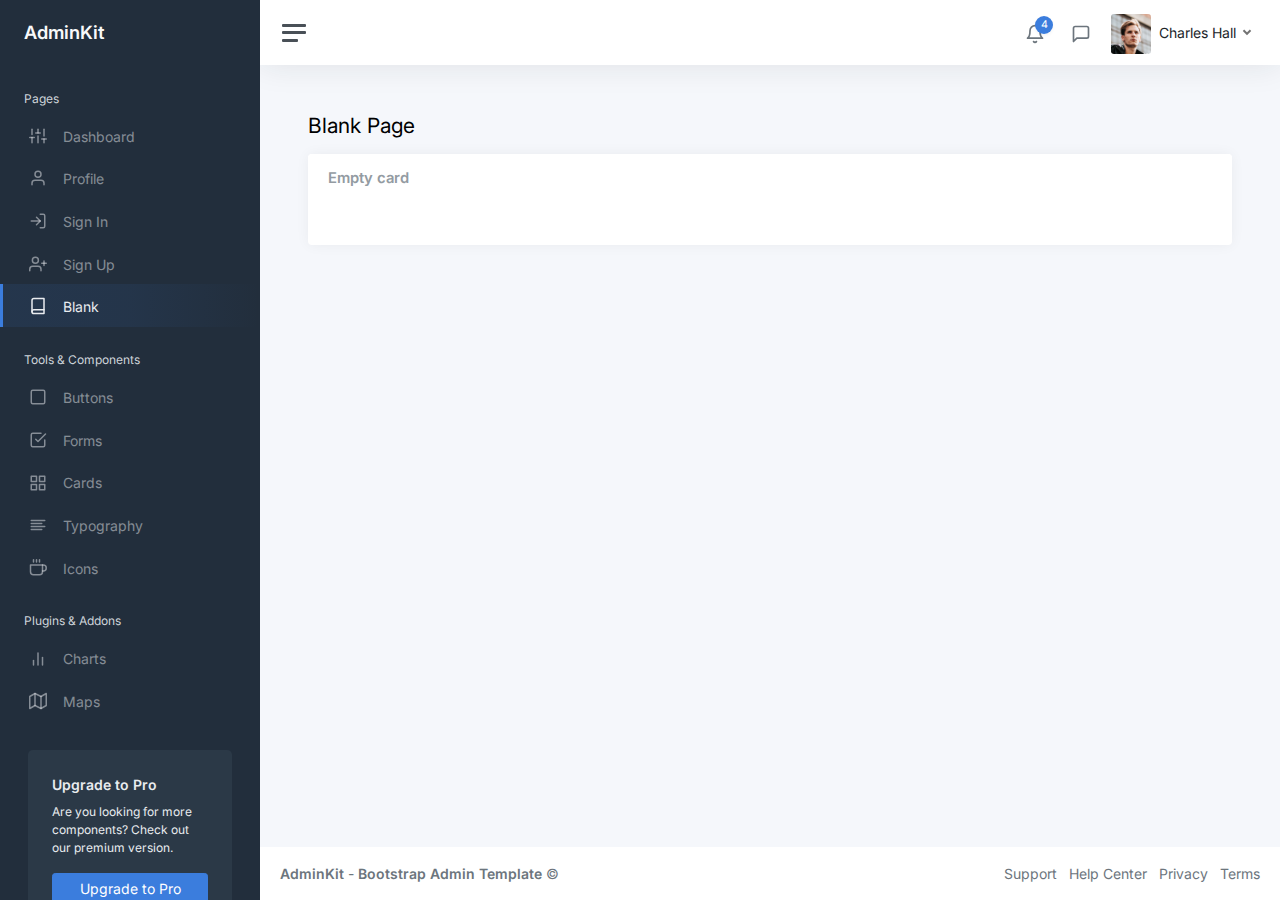
<file: Presentation/wwwroot/admin/static/pages-blank.html>
<!DOCTYPE html>
<html lang="en">

<head>
	<meta charset="utf-8">
	<meta http-equiv="X-UA-Compatible" content="IE=edge">
	<meta name="viewport" content="width=device-width, initial-scale=1, shrink-to-fit=no">
	<meta name="description" content="Responsive Admin &amp; Dashboard Template based on Bootstrap 5">
	<meta name="author" content="AdminKit">
	<meta name="keywords" content="adminkit, bootstrap, bootstrap 5, admin, dashboard, template, responsive, css, sass, html, theme, front-end, ui kit, web">

	<link rel="preconnect" href="https://fonts.gstatic.com">
	<link rel="shortcut icon" href="img/icons/icon-48x48.png" />

	<link rel="canonical" href="https://demo-basic.adminkit.io/pages-blank.html" />

	<title>Blank Page | AdminKit Demo</title>

	<link href="css/app.css" rel="stylesheet">
	<link href="https://fonts.googleapis.com/css2?family=Inter:wght@300;400;600&display=swap" rel="stylesheet">
</head>

<body>
	<div class="wrapper">
		<nav id="sidebar" class="sidebar js-sidebar">
			<div class="sidebar-content js-simplebar">
				<a class="sidebar-brand" href="index.html">
          <span class="align-middle">AdminKit</span>
        </a>

				<ul class="sidebar-nav">
					<li class="sidebar-header">
						Pages
					</li>

					<li class="sidebar-item">
						<a class="sidebar-link" href="index.html">
              <i class="align-middle" data-feather="sliders"></i> <span class="align-middle">Dashboard</span>
            </a>
					</li>

					<li class="sidebar-item">
						<a class="sidebar-link" href="pages-profile.html">
              <i class="align-middle" data-feather="user"></i> <span class="align-middle">Profile</span>
            </a>
					</li>

					<li class="sidebar-item">
						<a class="sidebar-link" href="pages-sign-in.html">
              <i class="align-middle" data-feather="log-in"></i> <span class="align-middle">Sign In</span>
            </a>
					</li>

					<li class="sidebar-item">
						<a class="sidebar-link" href="pages-sign-up.html">
              <i class="align-middle" data-feather="user-plus"></i> <span class="align-middle">Sign Up</span>
            </a>
					</li>

					<li class="sidebar-item active">
						<a class="sidebar-link" href="pages-blank.html">
              <i class="align-middle" data-feather="book"></i> <span class="align-middle">Blank</span>
            </a>
					</li>

					<li class="sidebar-header">
						Tools & Components
					</li>

					<li class="sidebar-item">
						<a class="sidebar-link" href="ui-buttons.html">
              <i class="align-middle" data-feather="square"></i> <span class="align-middle">Buttons</span>
            </a>
					</li>

					<li class="sidebar-item">
						<a class="sidebar-link" href="ui-forms.html">
              <i class="align-middle" data-feather="check-square"></i> <span class="align-middle">Forms</span>
            </a>
					</li>

					<li class="sidebar-item">
						<a class="sidebar-link" href="ui-cards.html">
              <i class="align-middle" data-feather="grid"></i> <span class="align-middle">Cards</span>
            </a>
					</li>

					<li class="sidebar-item">
						<a class="sidebar-link" href="ui-typography.html">
              <i class="align-middle" data-feather="align-left"></i> <span class="align-middle">Typography</span>
            </a>
					</li>

					<li class="sidebar-item">
						<a class="sidebar-link" href="icons-feather.html">
              <i class="align-middle" data-feather="coffee"></i> <span class="align-middle">Icons</span>
            </a>
					</li>

					<li class="sidebar-header">
						Plugins & Addons
					</li>

					<li class="sidebar-item">
						<a class="sidebar-link" href="charts-chartjs.html">
              <i class="align-middle" data-feather="bar-chart-2"></i> <span class="align-middle">Charts</span>
            </a>
					</li>

					<li class="sidebar-item">
						<a class="sidebar-link" href="maps-google.html">
              <i class="align-middle" data-feather="map"></i> <span class="align-middle">Maps</span>
            </a>
					</li>
				</ul>

				<div class="sidebar-cta">
					<div class="sidebar-cta-content">
						<strong class="d-inline-block mb-2">Upgrade to Pro</strong>
						<div class="mb-3 text-sm">
							Are you looking for more components? Check out our premium version.
						</div>
						<div class="d-grid">
							<a href="upgrade-to-pro.html" class="btn btn-primary">Upgrade to Pro</a>
						</div>
					</div>
				</div>
			</div>
		</nav>

		<div class="main">
			<nav class="navbar navbar-expand navbar-light navbar-bg">
				<a class="sidebar-toggle js-sidebar-toggle">
          <i class="hamburger align-self-center"></i>
        </a>

				<div class="navbar-collapse collapse">
					<ul class="navbar-nav navbar-align">
						<li class="nav-item dropdown">
							<a class="nav-icon dropdown-toggle" href="#" id="alertsDropdown" data-bs-toggle="dropdown">
								<div class="position-relative">
									<i class="align-middle" data-feather="bell"></i>
									<span class="indicator">4</span>
								</div>
							</a>
							<div class="dropdown-menu dropdown-menu-lg dropdown-menu-end py-0" aria-labelledby="alertsDropdown">
								<div class="dropdown-menu-header">
									4 New Notifications
								</div>
								<div class="list-group">
									<a href="#" class="list-group-item">
										<div class="row g-0 align-items-center">
											<div class="col-2">
												<i class="text-danger" data-feather="alert-circle"></i>
											</div>
											<div class="col-10">
												<div class="text-dark">Update completed</div>
												<div class="text-muted small mt-1">Restart server 12 to complete the update.</div>
												<div class="text-muted small mt-1">30m ago</div>
											</div>
										</div>
									</a>
									<a href="#" class="list-group-item">
										<div class="row g-0 align-items-center">
											<div class="col-2">
												<i class="text-warning" data-feather="bell"></i>
											</div>
											<div class="col-10">
												<div class="text-dark">Lorem ipsum</div>
												<div class="text-muted small mt-1">Aliquam ex eros, imperdiet vulputate hendrerit et.</div>
												<div class="text-muted small mt-1">2h ago</div>
											</div>
										</div>
									</a>
									<a href="#" class="list-group-item">
										<div class="row g-0 align-items-center">
											<div class="col-2">
												<i class="text-primary" data-feather="home"></i>
											</div>
											<div class="col-10">
												<div class="text-dark">Login from 192.186.1.8</div>
												<div class="text-muted small mt-1">5h ago</div>
											</div>
										</div>
									</a>
									<a href="#" class="list-group-item">
										<div class="row g-0 align-items-center">
											<div class="col-2">
												<i class="text-success" data-feather="user-plus"></i>
											</div>
											<div class="col-10">
												<div class="text-dark">New connection</div>
												<div class="text-muted small mt-1">Christina accepted your request.</div>
												<div class="text-muted small mt-1">14h ago</div>
											</div>
										</div>
									</a>
								</div>
								<div class="dropdown-menu-footer">
									<a href="#" class="text-muted">Show all notifications</a>
								</div>
							</div>
						</li>
						<li class="nav-item dropdown">
							<a class="nav-icon dropdown-toggle" href="#" id="messagesDropdown" data-bs-toggle="dropdown">
								<div class="position-relative">
									<i class="align-middle" data-feather="message-square"></i>
								</div>
							</a>
							<div class="dropdown-menu dropdown-menu-lg dropdown-menu-end py-0" aria-labelledby="messagesDropdown">
								<div class="dropdown-menu-header">
									<div class="position-relative">
										4 New Messages
									</div>
								</div>
								<div class="list-group">
									<a href="#" class="list-group-item">
										<div class="row g-0 align-items-center">
											<div class="col-2">
												<img src="img/avatars/avatar-5.jpg" class="avatar img-fluid rounded-circle" alt="Vanessa Tucker">
											</div>
											<div class="col-10 ps-2">
												<div class="text-dark">Vanessa Tucker</div>
												<div class="text-muted small mt-1">Nam pretium turpis et arcu. Duis arcu tortor.</div>
												<div class="text-muted small mt-1">15m ago</div>
											</div>
										</div>
									</a>
									<a href="#" class="list-group-item">
										<div class="row g-0 align-items-center">
											<div class="col-2">
												<img src="img/avatars/avatar-2.jpg" class="avatar img-fluid rounded-circle" alt="William Harris">
											</div>
											<div class="col-10 ps-2">
												<div class="text-dark">William Harris</div>
												<div class="text-muted small mt-1">Curabitur ligula sapien euismod vitae.</div>
												<div class="text-muted small mt-1">2h ago</div>
											</div>
										</div>
									</a>
									<a href="#" class="list-group-item">
										<div class="row g-0 align-items-center">
											<div class="col-2">
												<img src="img/avatars/avatar-4.jpg" class="avatar img-fluid rounded-circle" alt="Christina Mason">
											</div>
											<div class="col-10 ps-2">
												<div class="text-dark">Christina Mason</div>
												<div class="text-muted small mt-1">Pellentesque auctor neque nec urna.</div>
												<div class="text-muted small mt-1">4h ago</div>
											</div>
										</div>
									</a>
									<a href="#" class="list-group-item">
										<div class="row g-0 align-items-center">
											<div class="col-2">
												<img src="img/avatars/avatar-3.jpg" class="avatar img-fluid rounded-circle" alt="Sharon Lessman">
											</div>
											<div class="col-10 ps-2">
												<div class="text-dark">Sharon Lessman</div>
												<div class="text-muted small mt-1">Aenean tellus metus, bibendum sed, posuere ac, mattis non.</div>
												<div class="text-muted small mt-1">5h ago</div>
											</div>
										</div>
									</a>
								</div>
								<div class="dropdown-menu-footer">
									<a href="#" class="text-muted">Show all messages</a>
								</div>
							</div>
						</li>
						<li class="nav-item dropdown">
							<a class="nav-icon dropdown-toggle d-inline-block d-sm-none" href="#" data-bs-toggle="dropdown">
                <i class="align-middle" data-feather="settings"></i>
              </a>

							<a class="nav-link dropdown-toggle d-none d-sm-inline-block" href="#" data-bs-toggle="dropdown">
                <img src="img/avatars/avatar.jpg" class="avatar img-fluid rounded me-1" alt="Charles Hall" /> <span class="text-dark">Charles Hall</span>
              </a>
							<div class="dropdown-menu dropdown-menu-end">
								<a class="dropdown-item" href="pages-profile.html"><i class="align-middle me-1" data-feather="user"></i> Profile</a>
								<a class="dropdown-item" href="#"><i class="align-middle me-1" data-feather="pie-chart"></i> Analytics</a>
								<div class="dropdown-divider"></div>
								<a class="dropdown-item" href="index.html"><i class="align-middle me-1" data-feather="settings"></i> Settings & Privacy</a>
								<a class="dropdown-item" href="#"><i class="align-middle me-1" data-feather="help-circle"></i> Help Center</a>
								<div class="dropdown-divider"></div>
								<a class="dropdown-item" href="#">Log out</a>
							</div>
						</li>
					</ul>
				</div>
			</nav>

			<main class="content">
				<div class="container-fluid p-0">

					<h1 class="h3 mb-3">Blank Page</h1>

					<div class="row">
						<div class="col-12">
							<div class="card">
								<div class="card-header">
									<h5 class="card-title mb-0">Empty card</h5>
								</div>
								<div class="card-body">
								</div>
							</div>
						</div>
					</div>

				</div>
			</main>

			<footer class="footer">
				<div class="container-fluid">
					<div class="row text-muted">
						<div class="col-6 text-start">
							<p class="mb-0">
								<a class="text-muted" href="https://adminkit.io/" target="_blank"><strong>AdminKit</strong></a> - <a class="text-muted" href="https://adminkit.io/" target="_blank"><strong>Bootstrap Admin Template</strong></a>								&copy;
							</p>
						</div>
						<div class="col-6 text-end">
							<ul class="list-inline">
								<li class="list-inline-item">
									<a class="text-muted" href="https://adminkit.io/" target="_blank">Support</a>
								</li>
								<li class="list-inline-item">
									<a class="text-muted" href="https://adminkit.io/" target="_blank">Help Center</a>
								</li>
								<li class="list-inline-item">
									<a class="text-muted" href="https://adminkit.io/" target="_blank">Privacy</a>
								</li>
								<li class="list-inline-item">
									<a class="text-muted" href="https://adminkit.io/" target="_blank">Terms</a>
								</li>
							</ul>
						</div>
					</div>
				</div>
			</footer>
		</div>
	</div>

	<script src="js/app.js"></script>

</body>

</html>
</file>
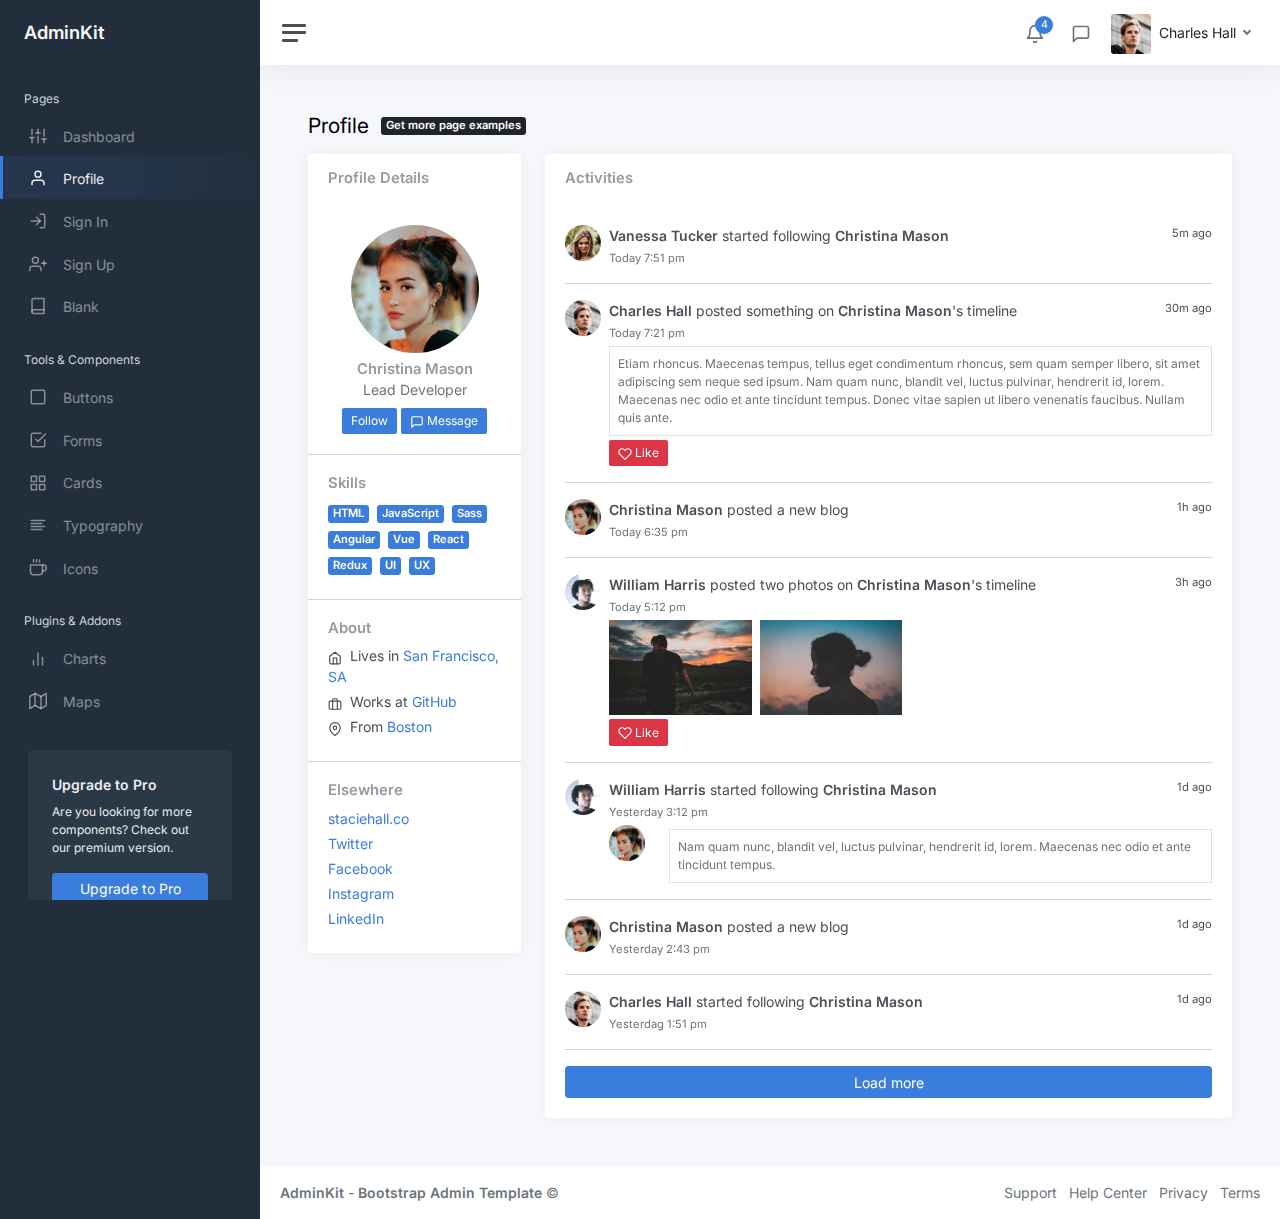
<file: Presentation/wwwroot/admin/static/pages-profile.html>
<!DOCTYPE html>
<html lang="en">

<head>
	<meta charset="utf-8">
	<meta http-equiv="X-UA-Compatible" content="IE=edge">
	<meta name="viewport" content="width=device-width, initial-scale=1, shrink-to-fit=no">
	<meta name="description" content="Responsive Admin &amp; Dashboard Template based on Bootstrap 5">
	<meta name="author" content="AdminKit">
	<meta name="keywords" content="adminkit, bootstrap, bootstrap 5, admin, dashboard, template, responsive, css, sass, html, theme, front-end, ui kit, web">

	<link rel="preconnect" href="https://fonts.gstatic.com">
	<link rel="shortcut icon" href="img/icons/icon-48x48.png" />

	<link rel="canonical" href="https://demo-basic.adminkit.io/pages-profile.html" />

	<title>Profile | AdminKit Demo</title>

	<link href="css/app.css" rel="stylesheet">
	<link href="https://fonts.googleapis.com/css2?family=Inter:wght@300;400;600&display=swap" rel="stylesheet">
</head>

<body>
	<div class="wrapper">
		<nav id="sidebar" class="sidebar js-sidebar">
			<div class="sidebar-content js-simplebar">
				<a class="sidebar-brand" href="index.html">
          <span class="align-middle">AdminKit</span>
        </a>

				<ul class="sidebar-nav">
					<li class="sidebar-header">
						Pages
					</li>

					<li class="sidebar-item">
						<a class="sidebar-link" href="index.html">
              <i class="align-middle" data-feather="sliders"></i> <span class="align-middle">Dashboard</span>
            </a>
					</li>

					<li class="sidebar-item active">
						<a class="sidebar-link" href="pages-profile.html">
              <i class="align-middle" data-feather="user"></i> <span class="align-middle">Profile</span>
            </a>
					</li>

					<li class="sidebar-item">
						<a class="sidebar-link" href="pages-sign-in.html">
              <i class="align-middle" data-feather="log-in"></i> <span class="align-middle">Sign In</span>
            </a>
					</li>

					<li class="sidebar-item">
						<a class="sidebar-link" href="pages-sign-up.html">
              <i class="align-middle" data-feather="user-plus"></i> <span class="align-middle">Sign Up</span>
            </a>
					</li>

					<li class="sidebar-item">
						<a class="sidebar-link" href="pages-blank.html">
              <i class="align-middle" data-feather="book"></i> <span class="align-middle">Blank</span>
            </a>
					</li>

					<li class="sidebar-header">
						Tools & Components
					</li>

					<li class="sidebar-item">
						<a class="sidebar-link" href="ui-buttons.html">
              <i class="align-middle" data-feather="square"></i> <span class="align-middle">Buttons</span>
            </a>
					</li>

					<li class="sidebar-item">
						<a class="sidebar-link" href="ui-forms.html">
              <i class="align-middle" data-feather="check-square"></i> <span class="align-middle">Forms</span>
            </a>
					</li>

					<li class="sidebar-item">
						<a class="sidebar-link" href="ui-cards.html">
              <i class="align-middle" data-feather="grid"></i> <span class="align-middle">Cards</span>
            </a>
					</li>

					<li class="sidebar-item">
						<a class="sidebar-link" href="ui-typography.html">
              <i class="align-middle" data-feather="align-left"></i> <span class="align-middle">Typography</span>
            </a>
					</li>

					<li class="sidebar-item">
						<a class="sidebar-link" href="icons-feather.html">
              <i class="align-middle" data-feather="coffee"></i> <span class="align-middle">Icons</span>
            </a>
					</li>

					<li class="sidebar-header">
						Plugins & Addons
					</li>

					<li class="sidebar-item">
						<a class="sidebar-link" href="charts-chartjs.html">
              <i class="align-middle" data-feather="bar-chart-2"></i> <span class="align-middle">Charts</span>
            </a>
					</li>

					<li class="sidebar-item">
						<a class="sidebar-link" href="maps-google.html">
              <i class="align-middle" data-feather="map"></i> <span class="align-middle">Maps</span>
            </a>
					</li>
				</ul>

				<div class="sidebar-cta">
					<div class="sidebar-cta-content">
						<strong class="d-inline-block mb-2">Upgrade to Pro</strong>
						<div class="mb-3 text-sm">
							Are you looking for more components? Check out our premium version.
						</div>
						<div class="d-grid">
							<a href="upgrade-to-pro.html" class="btn btn-primary">Upgrade to Pro</a>
						</div>
					</div>
				</div>
			</div>
		</nav>

		<div class="main">
			<nav class="navbar navbar-expand navbar-light navbar-bg">
				<a class="sidebar-toggle js-sidebar-toggle">
          <i class="hamburger align-self-center"></i>
        </a>

				<div class="navbar-collapse collapse">
					<ul class="navbar-nav navbar-align">
						<li class="nav-item dropdown">
							<a class="nav-icon dropdown-toggle" href="#" id="alertsDropdown" data-bs-toggle="dropdown">
								<div class="position-relative">
									<i class="align-middle" data-feather="bell"></i>
									<span class="indicator">4</span>
								</div>
							</a>
							<div class="dropdown-menu dropdown-menu-lg dropdown-menu-end py-0" aria-labelledby="alertsDropdown">
								<div class="dropdown-menu-header">
									4 New Notifications
								</div>
								<div class="list-group">
									<a href="#" class="list-group-item">
										<div class="row g-0 align-items-center">
											<div class="col-2">
												<i class="text-danger" data-feather="alert-circle"></i>
											</div>
											<div class="col-10">
												<div class="text-dark">Update completed</div>
												<div class="text-muted small mt-1">Restart server 12 to complete the update.</div>
												<div class="text-muted small mt-1">30m ago</div>
											</div>
										</div>
									</a>
									<a href="#" class="list-group-item">
										<div class="row g-0 align-items-center">
											<div class="col-2">
												<i class="text-warning" data-feather="bell"></i>
											</div>
											<div class="col-10">
												<div class="text-dark">Lorem ipsum</div>
												<div class="text-muted small mt-1">Aliquam ex eros, imperdiet vulputate hendrerit et.</div>
												<div class="text-muted small mt-1">2h ago</div>
											</div>
										</div>
									</a>
									<a href="#" class="list-group-item">
										<div class="row g-0 align-items-center">
											<div class="col-2">
												<i class="text-primary" data-feather="home"></i>
											</div>
											<div class="col-10">
												<div class="text-dark">Login from 192.186.1.8</div>
												<div class="text-muted small mt-1">5h ago</div>
											</div>
										</div>
									</a>
									<a href="#" class="list-group-item">
										<div class="row g-0 align-items-center">
											<div class="col-2">
												<i class="text-success" data-feather="user-plus"></i>
											</div>
											<div class="col-10">
												<div class="text-dark">New connection</div>
												<div class="text-muted small mt-1">Christina accepted your request.</div>
												<div class="text-muted small mt-1">14h ago</div>
											</div>
										</div>
									</a>
								</div>
								<div class="dropdown-menu-footer">
									<a href="#" class="text-muted">Show all notifications</a>
								</div>
							</div>
						</li>
						<li class="nav-item dropdown">
							<a class="nav-icon dropdown-toggle" href="#" id="messagesDropdown" data-bs-toggle="dropdown">
								<div class="position-relative">
									<i class="align-middle" data-feather="message-square"></i>
								</div>
							</a>
							<div class="dropdown-menu dropdown-menu-lg dropdown-menu-end py-0" aria-labelledby="messagesDropdown">
								<div class="dropdown-menu-header">
									<div class="position-relative">
										4 New Messages
									</div>
								</div>
								<div class="list-group">
									<a href="#" class="list-group-item">
										<div class="row g-0 align-items-center">
											<div class="col-2">
												<img src="img/avatars/avatar-5.jpg" class="avatar img-fluid rounded-circle" alt="Vanessa Tucker">
											</div>
											<div class="col-10 ps-2">
												<div class="text-dark">Vanessa Tucker</div>
												<div class="text-muted small mt-1">Nam pretium turpis et arcu. Duis arcu tortor.</div>
												<div class="text-muted small mt-1">15m ago</div>
											</div>
										</div>
									</a>
									<a href="#" class="list-group-item">
										<div class="row g-0 align-items-center">
											<div class="col-2">
												<img src="img/avatars/avatar-2.jpg" class="avatar img-fluid rounded-circle" alt="William Harris">
											</div>
											<div class="col-10 ps-2">
												<div class="text-dark">William Harris</div>
												<div class="text-muted small mt-1">Curabitur ligula sapien euismod vitae.</div>
												<div class="text-muted small mt-1">2h ago</div>
											</div>
										</div>
									</a>
									<a href="#" class="list-group-item">
										<div class="row g-0 align-items-center">
											<div class="col-2">
												<img src="img/avatars/avatar-4.jpg" class="avatar img-fluid rounded-circle" alt="Christina Mason">
											</div>
											<div class="col-10 ps-2">
												<div class="text-dark">Christina Mason</div>
												<div class="text-muted small mt-1">Pellentesque auctor neque nec urna.</div>
												<div class="text-muted small mt-1">4h ago</div>
											</div>
										</div>
									</a>
									<a href="#" class="list-group-item">
										<div class="row g-0 align-items-center">
											<div class="col-2">
												<img src="img/avatars/avatar-3.jpg" class="avatar img-fluid rounded-circle" alt="Sharon Lessman">
											</div>
											<div class="col-10 ps-2">
												<div class="text-dark">Sharon Lessman</div>
												<div class="text-muted small mt-1">Aenean tellus metus, bibendum sed, posuere ac, mattis non.</div>
												<div class="text-muted small mt-1">5h ago</div>
											</div>
										</div>
									</a>
								</div>
								<div class="dropdown-menu-footer">
									<a href="#" class="text-muted">Show all messages</a>
								</div>
							</div>
						</li>
						<li class="nav-item dropdown">
							<a class="nav-icon dropdown-toggle d-inline-block d-sm-none" href="#" data-bs-toggle="dropdown">
                <i class="align-middle" data-feather="settings"></i>
              </a>

							<a class="nav-link dropdown-toggle d-none d-sm-inline-block" href="#" data-bs-toggle="dropdown">
                <img src="img/avatars/avatar.jpg" class="avatar img-fluid rounded me-1" alt="Charles Hall" /> <span class="text-dark">Charles Hall</span>
              </a>
							<div class="dropdown-menu dropdown-menu-end">
								<a class="dropdown-item" href="pages-profile.html"><i class="align-middle me-1" data-feather="user"></i> Profile</a>
								<a class="dropdown-item" href="#"><i class="align-middle me-1" data-feather="pie-chart"></i> Analytics</a>
								<div class="dropdown-divider"></div>
								<a class="dropdown-item" href="index.html"><i class="align-middle me-1" data-feather="settings"></i> Settings & Privacy</a>
								<a class="dropdown-item" href="#"><i class="align-middle me-1" data-feather="help-circle"></i> Help Center</a>
								<div class="dropdown-divider"></div>
								<a class="dropdown-item" href="#">Log out</a>
							</div>
						</li>
					</ul>
				</div>
			</nav>

			<main class="content">
				<div class="container-fluid p-0">

					<div class="mb-3">
						<h1 class="h3 d-inline align-middle">Profile</h1>
						<a class="badge bg-dark text-white ms-2" href="upgrade-to-pro.html">
      Get more page examples
  </a>
					</div>
					<div class="row">
						<div class="col-md-4 col-xl-3">
							<div class="card mb-3">
								<div class="card-header">
									<h5 class="card-title mb-0">Profile Details</h5>
								</div>
								<div class="card-body text-center">
									<img src="img/avatars/avatar-4.jpg" alt="Christina Mason" class="img-fluid rounded-circle mb-2" width="128" height="128" />
									<h5 class="card-title mb-0">Christina Mason</h5>
									<div class="text-muted mb-2">Lead Developer</div>

									<div>
										<a class="btn btn-primary btn-sm" href="#">Follow</a>
										<a class="btn btn-primary btn-sm" href="#"><span data-feather="message-square"></span> Message</a>
									</div>
								</div>
								<hr class="my-0" />
								<div class="card-body">
									<h5 class="h6 card-title">Skills</h5>
									<a href="#" class="badge bg-primary me-1 my-1">HTML</a>
									<a href="#" class="badge bg-primary me-1 my-1">JavaScript</a>
									<a href="#" class="badge bg-primary me-1 my-1">Sass</a>
									<a href="#" class="badge bg-primary me-1 my-1">Angular</a>
									<a href="#" class="badge bg-primary me-1 my-1">Vue</a>
									<a href="#" class="badge bg-primary me-1 my-1">React</a>
									<a href="#" class="badge bg-primary me-1 my-1">Redux</a>
									<a href="#" class="badge bg-primary me-1 my-1">UI</a>
									<a href="#" class="badge bg-primary me-1 my-1">UX</a>
								</div>
								<hr class="my-0" />
								<div class="card-body">
									<h5 class="h6 card-title">About</h5>
									<ul class="list-unstyled mb-0">
										<li class="mb-1"><span data-feather="home" class="feather-sm me-1"></span> Lives in <a href="#">San Francisco, SA</a></li>

										<li class="mb-1"><span data-feather="briefcase" class="feather-sm me-1"></span> Works at <a href="#">GitHub</a></li>
										<li class="mb-1"><span data-feather="map-pin" class="feather-sm me-1"></span> From <a href="#">Boston</a></li>
									</ul>
								</div>
								<hr class="my-0" />
								<div class="card-body">
									<h5 class="h6 card-title">Elsewhere</h5>
									<ul class="list-unstyled mb-0">
										<li class="mb-1"><a href="#">staciehall.co</a></li>
										<li class="mb-1"><a href="#">Twitter</a></li>
										<li class="mb-1"><a href="#">Facebook</a></li>
										<li class="mb-1"><a href="#">Instagram</a></li>
										<li class="mb-1"><a href="#">LinkedIn</a></li>
									</ul>
								</div>
							</div>
						</div>

						<div class="col-md-8 col-xl-9">
							<div class="card">
								<div class="card-header">

									<h5 class="card-title mb-0">Activities</h5>
								</div>
								<div class="card-body h-100">

									<div class="d-flex align-items-start">
										<img src="img/avatars/avatar-5.jpg" width="36" height="36" class="rounded-circle me-2" alt="Vanessa Tucker">
										<div class="flex-grow-1">
											<small class="float-end text-navy">5m ago</small>
											<strong>Vanessa Tucker</strong> started following <strong>Christina Mason</strong><br />
											<small class="text-muted">Today 7:51 pm</small><br />

										</div>
									</div>

									<hr />
									<div class="d-flex align-items-start">
										<img src="img/avatars/avatar.jpg" width="36" height="36" class="rounded-circle me-2" alt="Charles Hall">
										<div class="flex-grow-1">
											<small class="float-end text-navy">30m ago</small>
											<strong>Charles Hall</strong> posted something on <strong>Christina Mason</strong>'s timeline<br />
											<small class="text-muted">Today 7:21 pm</small>

											<div class="border text-sm text-muted p-2 mt-1">
												Etiam rhoncus. Maecenas tempus, tellus eget condimentum rhoncus, sem quam semper libero, sit amet adipiscing sem neque sed ipsum. Nam quam nunc, blandit vel, luctus
												pulvinar, hendrerit id, lorem. Maecenas nec odio et ante tincidunt tempus. Donec vitae sapien ut libero venenatis faucibus. Nullam quis ante.
											</div>

											<a href="#" class="btn btn-sm btn-danger mt-1"><i class="feather-sm" data-feather="heart"></i> Like</a>
										</div>
									</div>

									<hr />
									<div class="d-flex align-items-start">
										<img src="img/avatars/avatar-4.jpg" width="36" height="36" class="rounded-circle me-2" alt="Christina Mason">
										<div class="flex-grow-1">
											<small class="float-end text-navy">1h ago</small>
											<strong>Christina Mason</strong> posted a new blog<br />

											<small class="text-muted">Today 6:35 pm</small>
										</div>
									</div>

									<hr />
									<div class="d-flex align-items-start">
										<img src="img/avatars/avatar-2.jpg" width="36" height="36" class="rounded-circle me-2" alt="William Harris">
										<div class="flex-grow-1">
											<small class="float-end text-navy">3h ago</small>
											<strong>William Harris</strong> posted two photos on <strong>Christina Mason</strong>'s timeline<br />
											<small class="text-muted">Today 5:12 pm</small>

											<div class="row g-0 mt-1">
												<div class="col-6 col-md-4 col-lg-4 col-xl-3">
													<img src="img/photos/unsplash-1.jpg" class="img-fluid pe-2" alt="Unsplash">
												</div>
												<div class="col-6 col-md-4 col-lg-4 col-xl-3">
													<img src="img/photos/unsplash-2.jpg" class="img-fluid pe-2" alt="Unsplash">
												</div>
											</div>

											<a href="#" class="btn btn-sm btn-danger mt-1"><i class="feather-sm" data-feather="heart"></i> Like</a>
										</div>
									</div>

									<hr />
									<div class="d-flex align-items-start">
										<img src="img/avatars/avatar-2.jpg" width="36" height="36" class="rounded-circle me-2" alt="William Harris">
										<div class="flex-grow-1">
											<small class="float-end text-navy">1d ago</small>
											<strong>William Harris</strong> started following <strong>Christina Mason</strong><br />
											<small class="text-muted">Yesterday 3:12 pm</small>

											<div class="d-flex align-items-start mt-1">
												<a class="pe-3" href="#">
                <img src="img/avatars/avatar-4.jpg" width="36" height="36" class="rounded-circle me-2" alt="Christina Mason">
              </a>
												<div class="flex-grow-1">
													<div class="border text-sm text-muted p-2 mt-1">
														Nam quam nunc, blandit vel, luctus pulvinar, hendrerit id, lorem. Maecenas nec odio et ante tincidunt tempus.
													</div>
												</div>
											</div>
										</div>
									</div>

									<hr />
									<div class="d-flex align-items-start">
										<img src="img/avatars/avatar-4.jpg" width="36" height="36" class="rounded-circle me-2" alt="Christina Mason">
										<div class="flex-grow-1">
											<small class="float-end text-navy">1d ago</small>
											<strong>Christina Mason</strong> posted a new blog<br />
											<small class="text-muted">Yesterday 2:43 pm</small>
										</div>
									</div>

									<hr />
									<div class="d-flex align-items-start">
										<img src="img/avatars/avatar.jpg" width="36" height="36" class="rounded-circle me-2" alt="Charles Hall">
										<div class="flex-grow-1">
											<small class="float-end text-navy">1d ago</small>
											<strong>Charles Hall</strong> started following <strong>Christina Mason</strong><br />
											<small class="text-muted">Yesterdag 1:51 pm</small>
										</div>
									</div>

									<hr />
									<div class="d-grid">
										<a href="#" class="btn btn-primary">Load more</a>
									</div>
								</div>
							</div>
						</div>
					</div>

				</div>
			</main>

			<footer class="footer">
				<div class="container-fluid">
					<div class="row text-muted">
						<div class="col-6 text-start">
							<p class="mb-0">
								<a class="text-muted" href="https://adminkit.io/" target="_blank"><strong>AdminKit</strong></a> - <a class="text-muted" href="https://adminkit.io/" target="_blank"><strong>Bootstrap Admin Template</strong></a>								&copy;
							</p>
						</div>
						<div class="col-6 text-end">
							<ul class="list-inline">
								<li class="list-inline-item">
									<a class="text-muted" href="https://adminkit.io/" target="_blank">Support</a>
								</li>
								<li class="list-inline-item">
									<a class="text-muted" href="https://adminkit.io/" target="_blank">Help Center</a>
								</li>
								<li class="list-inline-item">
									<a class="text-muted" href="https://adminkit.io/" target="_blank">Privacy</a>
								</li>
								<li class="list-inline-item">
									<a class="text-muted" href="https://adminkit.io/" target="_blank">Terms</a>
								</li>
							</ul>
						</div>
					</div>
				</div>
			</footer>
		</div>
	</div>

	<script src="js/app.js"></script>

</body>

</html>
</file>
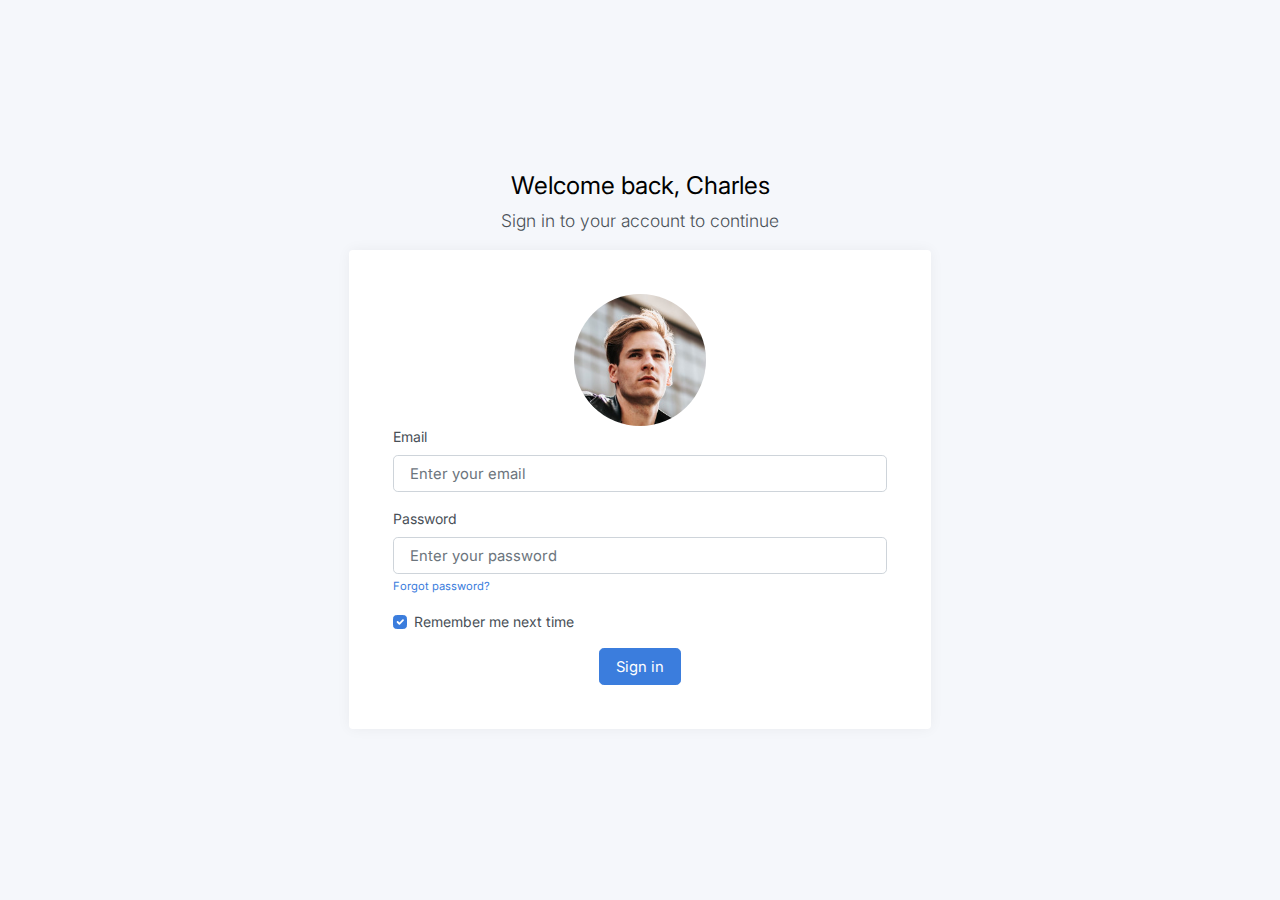
<file: Presentation/wwwroot/admin/static/pages-sign-in.html>
<!DOCTYPE html>
<html lang="en">

<head>
	<meta charset="utf-8">
	<meta http-equiv="X-UA-Compatible" content="IE=edge">
	<meta name="viewport" content="width=device-width, initial-scale=1, shrink-to-fit=no">
	<meta name="description" content="Responsive Admin &amp; Dashboard Template based on Bootstrap 5">
	<meta name="author" content="AdminKit">
	<meta name="keywords" content="adminkit, bootstrap, bootstrap 5, admin, dashboard, template, responsive, css, sass, html, theme, front-end, ui kit, web">

	<link rel="preconnect" href="https://fonts.gstatic.com">
	<link rel="shortcut icon" href="img/icons/icon-48x48.png" />

	<link rel="canonical" href="https://demo-basic.adminkit.io/pages-sign-in.html" />

	<title>Sign In | AdminKit Demo</title>

	<link href="css/app.css" rel="stylesheet">
	<link href="https://fonts.googleapis.com/css2?family=Inter:wght@300;400;600&display=swap" rel="stylesheet">
</head>

<body>
	<main class="d-flex w-100">
		<div class="container d-flex flex-column">
			<div class="row vh-100">
				<div class="col-sm-10 col-md-8 col-lg-6 mx-auto d-table h-100">
					<div class="d-table-cell align-middle">

						<div class="text-center mt-4">
							<h1 class="h2">Welcome back, Charles</h1>
							<p class="lead">
								Sign in to your account to continue
							</p>
						</div>

						<div class="card">
							<div class="card-body">
								<div class="m-sm-4">
									<div class="text-center">
										<img src="img/avatars/avatar.jpg" alt="Charles Hall" class="img-fluid rounded-circle" width="132" height="132" />
									</div>
									<form>
										<div class="mb-3">
											<label class="form-label">Email</label>
											<input class="form-control form-control-lg" type="email" name="email" placeholder="Enter your email" />
										</div>
										<div class="mb-3">
											<label class="form-label">Password</label>
											<input class="form-control form-control-lg" type="password" name="password" placeholder="Enter your password" />
											<small>
            <a href="index.html">Forgot password?</a>
          </small>
										</div>
										<div>
											<label class="form-check">
            <input class="form-check-input" type="checkbox" value="remember-me" name="remember-me" checked>
            <span class="form-check-label">
              Remember me next time
            </span>
          </label>
										</div>
										<div class="text-center mt-3">
											<a href="index.html" class="btn btn-lg btn-primary">Sign in</a>
											<!-- <button type="submit" class="btn btn-lg btn-primary">Sign in</button> -->
										</div>
									</form>
								</div>
							</div>
						</div>

					</div>
				</div>
			</div>
		</div>
	</main>

	<script src="js/app.js"></script>

</body>

</html>
</file>
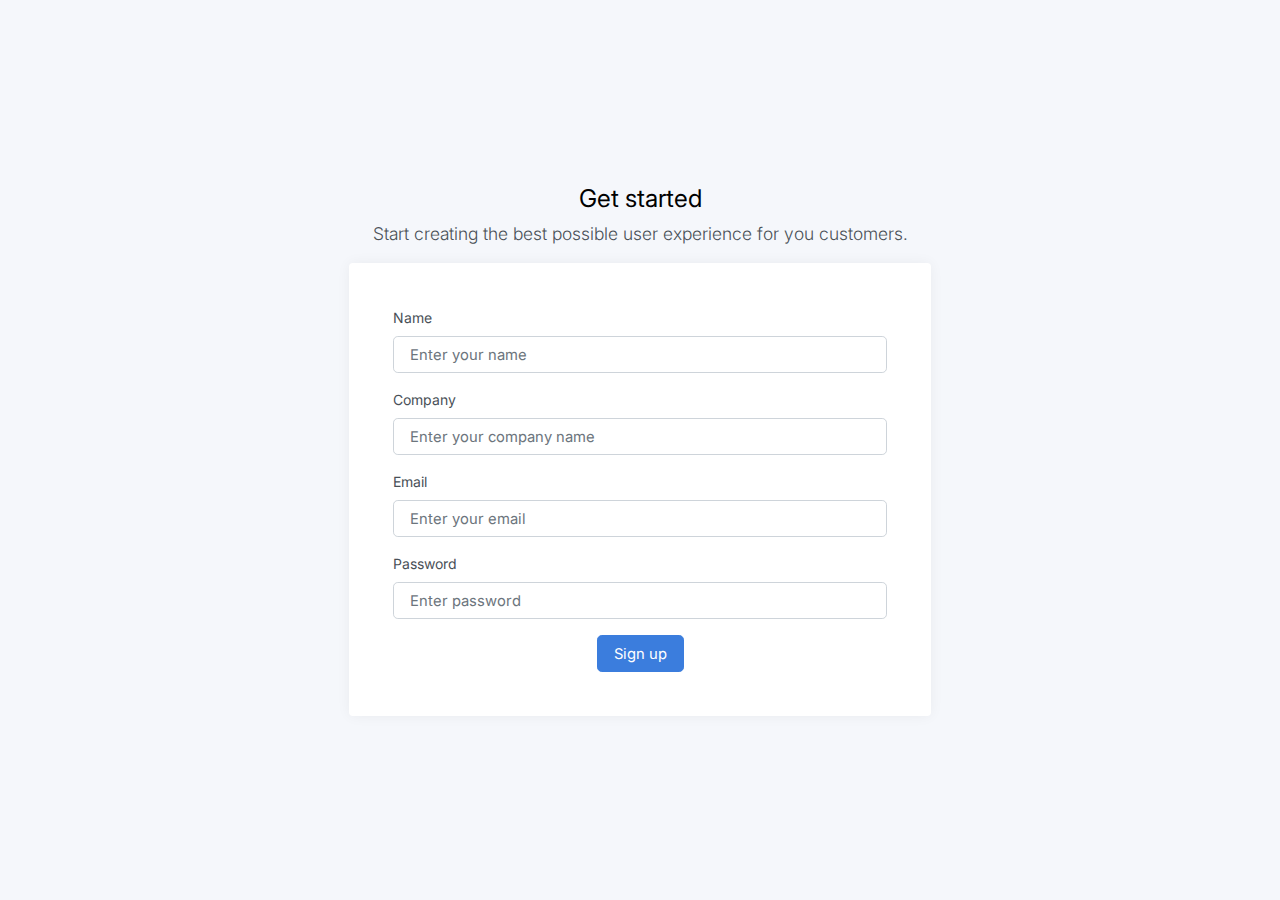
<file: Presentation/wwwroot/admin/static/pages-sign-up.html>
<!DOCTYPE html>
<html lang="en">

<head>
	<meta charset="utf-8">
	<meta http-equiv="X-UA-Compatible" content="IE=edge">
	<meta name="viewport" content="width=device-width, initial-scale=1, shrink-to-fit=no">
	<meta name="description" content="Responsive Admin &amp; Dashboard Template based on Bootstrap 5">
	<meta name="author" content="AdminKit">
	<meta name="keywords" content="adminkit, bootstrap, bootstrap 5, admin, dashboard, template, responsive, css, sass, html, theme, front-end, ui kit, web">

	<link rel="preconnect" href="https://fonts.gstatic.com">
	<link rel="shortcut icon" href="img/icons/icon-48x48.png" />

	<link rel="canonical" href="https://demo-basic.adminkit.io/pages-sign-up.html" />

	<title>Sign Up | AdminKit Demo</title>

	<link href="css/app.css" rel="stylesheet">
	<link href="https://fonts.googleapis.com/css2?family=Inter:wght@300;400;600&display=swap" rel="stylesheet">
</head>

<body>
	<main class="d-flex w-100">
		<div class="container d-flex flex-column">
			<div class="row vh-100">
				<div class="col-sm-10 col-md-8 col-lg-6 mx-auto d-table h-100">
					<div class="d-table-cell align-middle">

						<div class="text-center mt-4">
							<h1 class="h2">Get started</h1>
							<p class="lead">
								Start creating the best possible user experience for you customers.
							</p>
						</div>

						<div class="card">
							<div class="card-body">
								<div class="m-sm-4">
									<form>
										<div class="mb-3">
											<label class="form-label">Name</label>
											<input class="form-control form-control-lg" type="text" name="name" placeholder="Enter your name" />
										</div>
										<div class="mb-3">
											<label class="form-label">Company</label>
											<input class="form-control form-control-lg" type="text" name="company" placeholder="Enter your company name" />
										</div>
										<div class="mb-3">
											<label class="form-label">Email</label>
											<input class="form-control form-control-lg" type="email" name="email" placeholder="Enter your email" />
										</div>
										<div class="mb-3">
											<label class="form-label">Password</label>
											<input class="form-control form-control-lg" type="password" name="password" placeholder="Enter password" />
										</div>
										<div class="text-center mt-3">
											<a href="index.html" class="btn btn-lg btn-primary">Sign up</a>
											<!-- <button type="submit" class="btn btn-lg btn-primary">Sign up</button> -->
										</div>
									</form>
								</div>
							</div>
						</div>

					</div>
				</div>
			</div>
		</div>
	</main>

	<script src="js/app.js"></script>

</body>

</html>
</file>
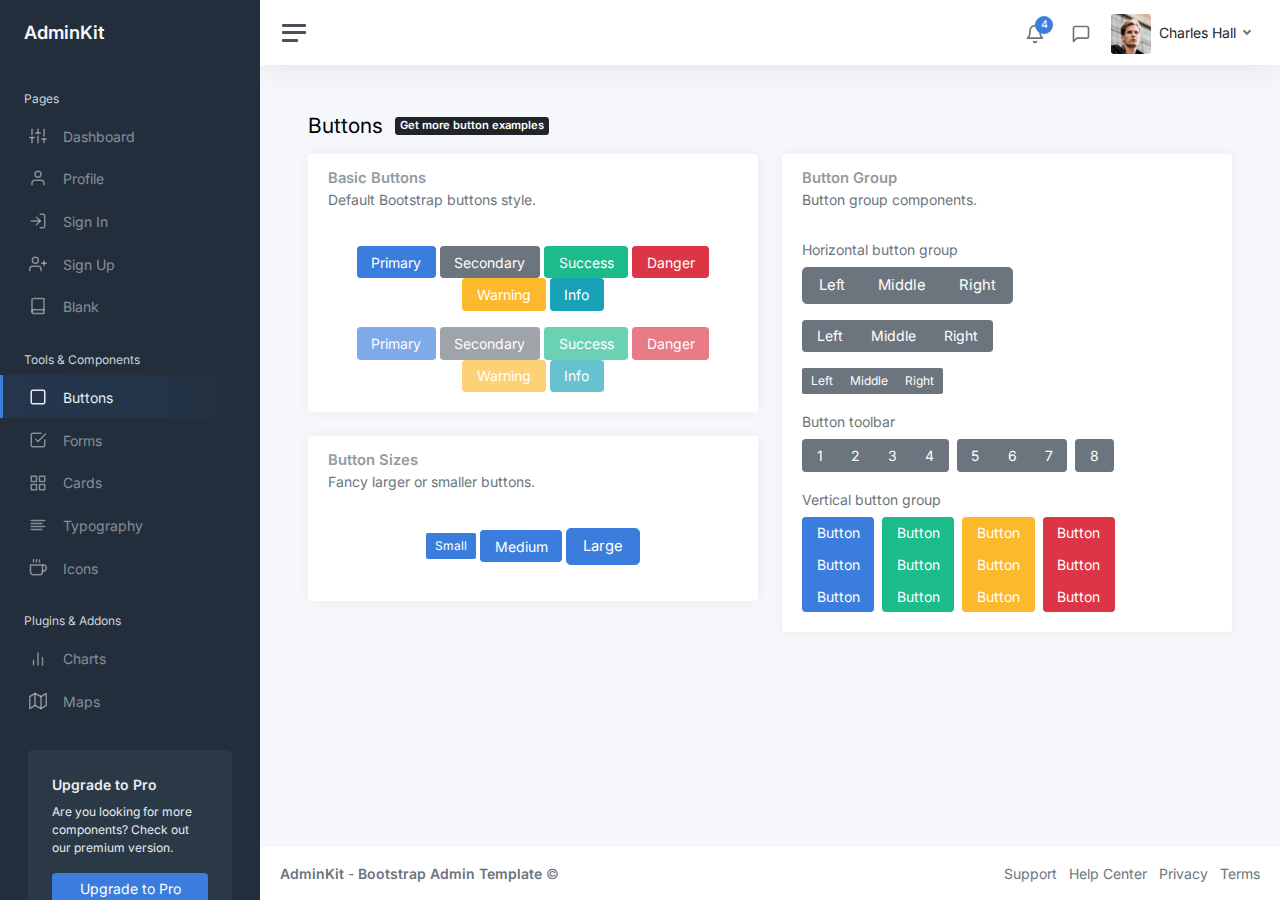
<file: Presentation/wwwroot/admin/static/ui-buttons.html>
<!DOCTYPE html>
<html lang="en">

<head>
	<meta charset="utf-8">
	<meta http-equiv="X-UA-Compatible" content="IE=edge">
	<meta name="viewport" content="width=device-width, initial-scale=1, shrink-to-fit=no">
	<meta name="description" content="Responsive Admin &amp; Dashboard Template based on Bootstrap 5">
	<meta name="author" content="AdminKit">
	<meta name="keywords" content="adminkit, bootstrap, bootstrap 5, admin, dashboard, template, responsive, css, sass, html, theme, front-end, ui kit, web">

	<link rel="preconnect" href="https://fonts.gstatic.com">
	<link rel="shortcut icon" href="img/icons/icon-48x48.png" />

	<link rel="canonical" href="https://demo-basic.adminkit.io/ui-buttons.html" />

	<title>Buttons | AdminKit Demo</title>

	<link href="css/app.css" rel="stylesheet">
	<link href="https://fonts.googleapis.com/css2?family=Inter:wght@300;400;600&display=swap" rel="stylesheet">
</head>

<body>
	<div class="wrapper">
		<nav id="sidebar" class="sidebar js-sidebar">
			<div class="sidebar-content js-simplebar">
				<a class="sidebar-brand" href="index.html">
          <span class="align-middle">AdminKit</span>
        </a>

				<ul class="sidebar-nav">
					<li class="sidebar-header">
						Pages
					</li>

					<li class="sidebar-item">
						<a class="sidebar-link" href="index.html">
              <i class="align-middle" data-feather="sliders"></i> <span class="align-middle">Dashboard</span>
            </a>
					</li>

					<li class="sidebar-item">
						<a class="sidebar-link" href="pages-profile.html">
              <i class="align-middle" data-feather="user"></i> <span class="align-middle">Profile</span>
            </a>
					</li>

					<li class="sidebar-item">
						<a class="sidebar-link" href="pages-sign-in.html">
              <i class="align-middle" data-feather="log-in"></i> <span class="align-middle">Sign In</span>
            </a>
					</li>

					<li class="sidebar-item">
						<a class="sidebar-link" href="pages-sign-up.html">
              <i class="align-middle" data-feather="user-plus"></i> <span class="align-middle">Sign Up</span>
            </a>
					</li>

					<li class="sidebar-item">
						<a class="sidebar-link" href="pages-blank.html">
              <i class="align-middle" data-feather="book"></i> <span class="align-middle">Blank</span>
            </a>
					</li>

					<li class="sidebar-header">
						Tools & Components
					</li>

					<li class="sidebar-item active">
						<a class="sidebar-link" href="ui-buttons.html">
              <i class="align-middle" data-feather="square"></i> <span class="align-middle">Buttons</span>
            </a>
					</li>

					<li class="sidebar-item">
						<a class="sidebar-link" href="ui-forms.html">
              <i class="align-middle" data-feather="check-square"></i> <span class="align-middle">Forms</span>
            </a>
					</li>

					<li class="sidebar-item">
						<a class="sidebar-link" href="ui-cards.html">
              <i class="align-middle" data-feather="grid"></i> <span class="align-middle">Cards</span>
            </a>
					</li>

					<li class="sidebar-item">
						<a class="sidebar-link" href="ui-typography.html">
              <i class="align-middle" data-feather="align-left"></i> <span class="align-middle">Typography</span>
            </a>
					</li>

					<li class="sidebar-item">
						<a class="sidebar-link" href="icons-feather.html">
              <i class="align-middle" data-feather="coffee"></i> <span class="align-middle">Icons</span>
            </a>
					</li>

					<li class="sidebar-header">
						Plugins & Addons
					</li>

					<li class="sidebar-item">
						<a class="sidebar-link" href="charts-chartjs.html">
              <i class="align-middle" data-feather="bar-chart-2"></i> <span class="align-middle">Charts</span>
            </a>
					</li>

					<li class="sidebar-item">
						<a class="sidebar-link" href="maps-google.html">
              <i class="align-middle" data-feather="map"></i> <span class="align-middle">Maps</span>
            </a>
					</li>
				</ul>

				<div class="sidebar-cta">
					<div class="sidebar-cta-content">
						<strong class="d-inline-block mb-2">Upgrade to Pro</strong>
						<div class="mb-3 text-sm">
							Are you looking for more components? Check out our premium version.
						</div>
						<div class="d-grid">
							<a href="upgrade-to-pro.html" class="btn btn-primary">Upgrade to Pro</a>
						</div>
					</div>
				</div>
			</div>
		</nav>

		<div class="main">
			<nav class="navbar navbar-expand navbar-light navbar-bg">
				<a class="sidebar-toggle js-sidebar-toggle">
          <i class="hamburger align-self-center"></i>
        </a>

				<div class="navbar-collapse collapse">
					<ul class="navbar-nav navbar-align">
						<li class="nav-item dropdown">
							<a class="nav-icon dropdown-toggle" href="#" id="alertsDropdown" data-bs-toggle="dropdown">
								<div class="position-relative">
									<i class="align-middle" data-feather="bell"></i>
									<span class="indicator">4</span>
								</div>
							</a>
							<div class="dropdown-menu dropdown-menu-lg dropdown-menu-end py-0" aria-labelledby="alertsDropdown">
								<div class="dropdown-menu-header">
									4 New Notifications
								</div>
								<div class="list-group">
									<a href="#" class="list-group-item">
										<div class="row g-0 align-items-center">
											<div class="col-2">
												<i class="text-danger" data-feather="alert-circle"></i>
											</div>
											<div class="col-10">
												<div class="text-dark">Update completed</div>
												<div class="text-muted small mt-1">Restart server 12 to complete the update.</div>
												<div class="text-muted small mt-1">30m ago</div>
											</div>
										</div>
									</a>
									<a href="#" class="list-group-item">
										<div class="row g-0 align-items-center">
											<div class="col-2">
												<i class="text-warning" data-feather="bell"></i>
											</div>
											<div class="col-10">
												<div class="text-dark">Lorem ipsum</div>
												<div class="text-muted small mt-1">Aliquam ex eros, imperdiet vulputate hendrerit et.</div>
												<div class="text-muted small mt-1">2h ago</div>
											</div>
										</div>
									</a>
									<a href="#" class="list-group-item">
										<div class="row g-0 align-items-center">
											<div class="col-2">
												<i class="text-primary" data-feather="home"></i>
											</div>
											<div class="col-10">
												<div class="text-dark">Login from 192.186.1.8</div>
												<div class="text-muted small mt-1">5h ago</div>
											</div>
										</div>
									</a>
									<a href="#" class="list-group-item">
										<div class="row g-0 align-items-center">
											<div class="col-2">
												<i class="text-success" data-feather="user-plus"></i>
											</div>
											<div class="col-10">
												<div class="text-dark">New connection</div>
												<div class="text-muted small mt-1">Christina accepted your request.</div>
												<div class="text-muted small mt-1">14h ago</div>
											</div>
										</div>
									</a>
								</div>
								<div class="dropdown-menu-footer">
									<a href="#" class="text-muted">Show all notifications</a>
								</div>
							</div>
						</li>
						<li class="nav-item dropdown">
							<a class="nav-icon dropdown-toggle" href="#" id="messagesDropdown" data-bs-toggle="dropdown">
								<div class="position-relative">
									<i class="align-middle" data-feather="message-square"></i>
								</div>
							</a>
							<div class="dropdown-menu dropdown-menu-lg dropdown-menu-end py-0" aria-labelledby="messagesDropdown">
								<div class="dropdown-menu-header">
									<div class="position-relative">
										4 New Messages
									</div>
								</div>
								<div class="list-group">
									<a href="#" class="list-group-item">
										<div class="row g-0 align-items-center">
											<div class="col-2">
												<img src="img/avatars/avatar-5.jpg" class="avatar img-fluid rounded-circle" alt="Vanessa Tucker">
											</div>
											<div class="col-10 ps-2">
												<div class="text-dark">Vanessa Tucker</div>
												<div class="text-muted small mt-1">Nam pretium turpis et arcu. Duis arcu tortor.</div>
												<div class="text-muted small mt-1">15m ago</div>
											</div>
										</div>
									</a>
									<a href="#" class="list-group-item">
										<div class="row g-0 align-items-center">
											<div class="col-2">
												<img src="img/avatars/avatar-2.jpg" class="avatar img-fluid rounded-circle" alt="William Harris">
											</div>
											<div class="col-10 ps-2">
												<div class="text-dark">William Harris</div>
												<div class="text-muted small mt-1">Curabitur ligula sapien euismod vitae.</div>
												<div class="text-muted small mt-1">2h ago</div>
											</div>
										</div>
									</a>
									<a href="#" class="list-group-item">
										<div class="row g-0 align-items-center">
											<div class="col-2">
												<img src="img/avatars/avatar-4.jpg" class="avatar img-fluid rounded-circle" alt="Christina Mason">
											</div>
											<div class="col-10 ps-2">
												<div class="text-dark">Christina Mason</div>
												<div class="text-muted small mt-1">Pellentesque auctor neque nec urna.</div>
												<div class="text-muted small mt-1">4h ago</div>
											</div>
										</div>
									</a>
									<a href="#" class="list-group-item">
										<div class="row g-0 align-items-center">
											<div class="col-2">
												<img src="img/avatars/avatar-3.jpg" class="avatar img-fluid rounded-circle" alt="Sharon Lessman">
											</div>
											<div class="col-10 ps-2">
												<div class="text-dark">Sharon Lessman</div>
												<div class="text-muted small mt-1">Aenean tellus metus, bibendum sed, posuere ac, mattis non.</div>
												<div class="text-muted small mt-1">5h ago</div>
											</div>
										</div>
									</a>
								</div>
								<div class="dropdown-menu-footer">
									<a href="#" class="text-muted">Show all messages</a>
								</div>
							</div>
						</li>
						<li class="nav-item dropdown">
							<a class="nav-icon dropdown-toggle d-inline-block d-sm-none" href="#" data-bs-toggle="dropdown">
                <i class="align-middle" data-feather="settings"></i>
              </a>

							<a class="nav-link dropdown-toggle d-none d-sm-inline-block" href="#" data-bs-toggle="dropdown">
                <img src="img/avatars/avatar.jpg" class="avatar img-fluid rounded me-1" alt="Charles Hall" /> <span class="text-dark">Charles Hall</span>
              </a>
							<div class="dropdown-menu dropdown-menu-end">
								<a class="dropdown-item" href="pages-profile.html"><i class="align-middle me-1" data-feather="user"></i> Profile</a>
								<a class="dropdown-item" href="#"><i class="align-middle me-1" data-feather="pie-chart"></i> Analytics</a>
								<div class="dropdown-divider"></div>
								<a class="dropdown-item" href="index.html"><i class="align-middle me-1" data-feather="settings"></i> Settings & Privacy</a>
								<a class="dropdown-item" href="#"><i class="align-middle me-1" data-feather="help-circle"></i> Help Center</a>
								<div class="dropdown-divider"></div>
								<a class="dropdown-item" href="#">Log out</a>
							</div>
						</li>
					</ul>
				</div>
			</nav>

			<main class="content">
				<div class="container-fluid p-0">

					<div class="mb-3">
						<h1 class="h3 d-inline align-middle">Buttons</h1>
						<a class="badge bg-dark text-white ms-2" href="upgrade-to-pro.html">
      Get more button examples
  </a>
					</div>
					<div class="row">
						<div class="col-12 col-lg-6">
							<div class="card">
								<div class="card-header">
									<h5 class="card-title">Basic Buttons</h5>
									<h6 class="card-subtitle text-muted">Default Bootstrap buttons style.</h6>
								</div>
								<div class="card-body text-center">
									<div class="mb-3">
										<button class="btn btn-primary">Primary</button>
										<button class="btn btn-secondary">Secondary</button>
										<button class="btn btn-success">Success</button>
										<button class="btn btn-danger">Danger</button>
										<button class="btn btn-warning">Warning</button>
										<button class="btn btn-info">Info</button>
									</div>
									<div>
										<button class="btn btn-primary" disabled>Primary</button>
										<button class="btn btn-secondary" disabled>Secondary</button>
										<button class="btn btn-success" disabled>Success</button>
										<button class="btn btn-danger" disabled>Danger</button>
										<button class="btn btn-warning" disabled>Warning</button>
										<button class="btn btn-info" disabled>Info</button>
									</div>
								</div>
							</div>

							<div class="card">
								<div class="card-header">
									<h5 class="card-title">Button Sizes</h5>
									<h6 class="card-subtitle text-muted">Fancy larger or smaller buttons.</h6>
								</div>
								<div class="card-body text-center">
									<div class="mb-3">
										<button class="btn btn-primary btn-sm">Small</button>
										<button class="btn btn-primary">Medium</button>
										<button class="btn btn-primary btn-lg">Large</button>
									</div>
								</div>
							</div>
						</div>

						<div class="col-12 col-lg-6">
							<div class="card">
								<div class="card-header">
									<h5 class="card-title">Button Group</h5>
									<h6 class="card-subtitle text-muted">Button group components.</h6>
								</div>
								<div class="card-body">
									<h6 class="card-subtitle mb-2 text-muted">Horizontal button group</h6>
									<div class="btn-group btn-group-lg mb-3" role="group" aria-label="Large button group">
										<button type="button" class="btn btn-secondary">Left</button>
										<button type="button" class="btn btn-secondary">Middle</button>
										<button type="button" class="btn btn-secondary">Right</button>
									</div>
									<br>
									<div class="btn-group mb-3" role="group" aria-label="Default button group">
										<button type="button" class="btn btn-secondary">Left</button>
										<button type="button" class="btn btn-secondary">Middle</button>
										<button type="button" class="btn btn-secondary">Right</button>
									</div>
									<br>
									<div class="btn-group btn-group-sm mb-4" role="group" aria-label="Small button group">
										<button type="button" class="btn btn-secondary">Left</button>
										<button type="button" class="btn btn-secondary">Middle</button>
										<button type="button" class="btn btn-secondary">Right</button>
									</div>

									<h6 class="card-subtitle mb-2 text-muted">Button toolbar</h6>
									<div class="btn-toolbar mb-4" role="toolbar" aria-label="Toolbar with button groups">
										<div class="btn-group me-2" role="group" aria-label="First group">
											<button type="button" class="btn btn-secondary">1</button>
											<button type="button" class="btn btn-secondary">2</button>
											<button type="button" class="btn btn-secondary">3</button>
											<button type="button" class="btn btn-secondary">4</button>
										</div>
										<div class="btn-group me-2" role="group" aria-label="Second group">
											<button type="button" class="btn btn-secondary">5</button>
											<button type="button" class="btn btn-secondary">6</button>
											<button type="button" class="btn btn-secondary">7</button>
										</div>
										<div class="btn-group" role="group" aria-label="Third group">
											<button type="button" class="btn btn-secondary">8</button>
										</div>
									</div>

									<h6 class="card-subtitle mb-2 text-muted">Vertical button group</h6>
									<div class="btn-toolbar">
										<div class="btn-group-vertical me-2" role="group" aria-label="Vertical button group">
											<button type="button" class="btn btn-primary">Button</button>
											<button type="button" class="btn btn-primary">Button</button>
											<button type="button" class="btn btn-primary">Button</button>
										</div>
										<div class="btn-group-vertical me-2" role="group" aria-label="Vertical button group">
											<button type="button" class="btn btn-success">Button</button>
											<button type="button" class="btn btn-success">Button</button>
											<button type="button" class="btn btn-success">Button</button>
										</div>
										<div class="btn-group-vertical me-2" role="group" aria-label="Vertical button group">
											<button type="button" class="btn btn-warning">Button</button>
											<button type="button" class="btn btn-warning">Button</button>
											<button type="button" class="btn btn-warning">Button</button>
										</div>
										<div class="btn-group-vertical me-2" role="group" aria-label="Vertical button group">
											<button type="button" class="btn btn-danger">Button</button>
											<button type="button" class="btn btn-danger">Button</button>
											<button type="button" class="btn btn-danger">Button</button>
										</div>
									</div>
								</div>
							</div>
						</div>
					</div>

				</div>
			</main>

			<footer class="footer">
				<div class="container-fluid">
					<div class="row text-muted">
						<div class="col-6 text-start">
							<p class="mb-0">
								<a class="text-muted" href="https://adminkit.io/" target="_blank"><strong>AdminKit</strong></a> - <a class="text-muted" href="https://adminkit.io/" target="_blank"><strong>Bootstrap Admin Template</strong></a>								&copy;
							</p>
						</div>
						<div class="col-6 text-end">
							<ul class="list-inline">
								<li class="list-inline-item">
									<a class="text-muted" href="https://adminkit.io/" target="_blank">Support</a>
								</li>
								<li class="list-inline-item">
									<a class="text-muted" href="https://adminkit.io/" target="_blank">Help Center</a>
								</li>
								<li class="list-inline-item">
									<a class="text-muted" href="https://adminkit.io/" target="_blank">Privacy</a>
								</li>
								<li class="list-inline-item">
									<a class="text-muted" href="https://adminkit.io/" target="_blank">Terms</a>
								</li>
							</ul>
						</div>
					</div>
				</div>
			</footer>
		</div>
	</div>

	<script src="js/app.js"></script>

</body>

</html>
</file>
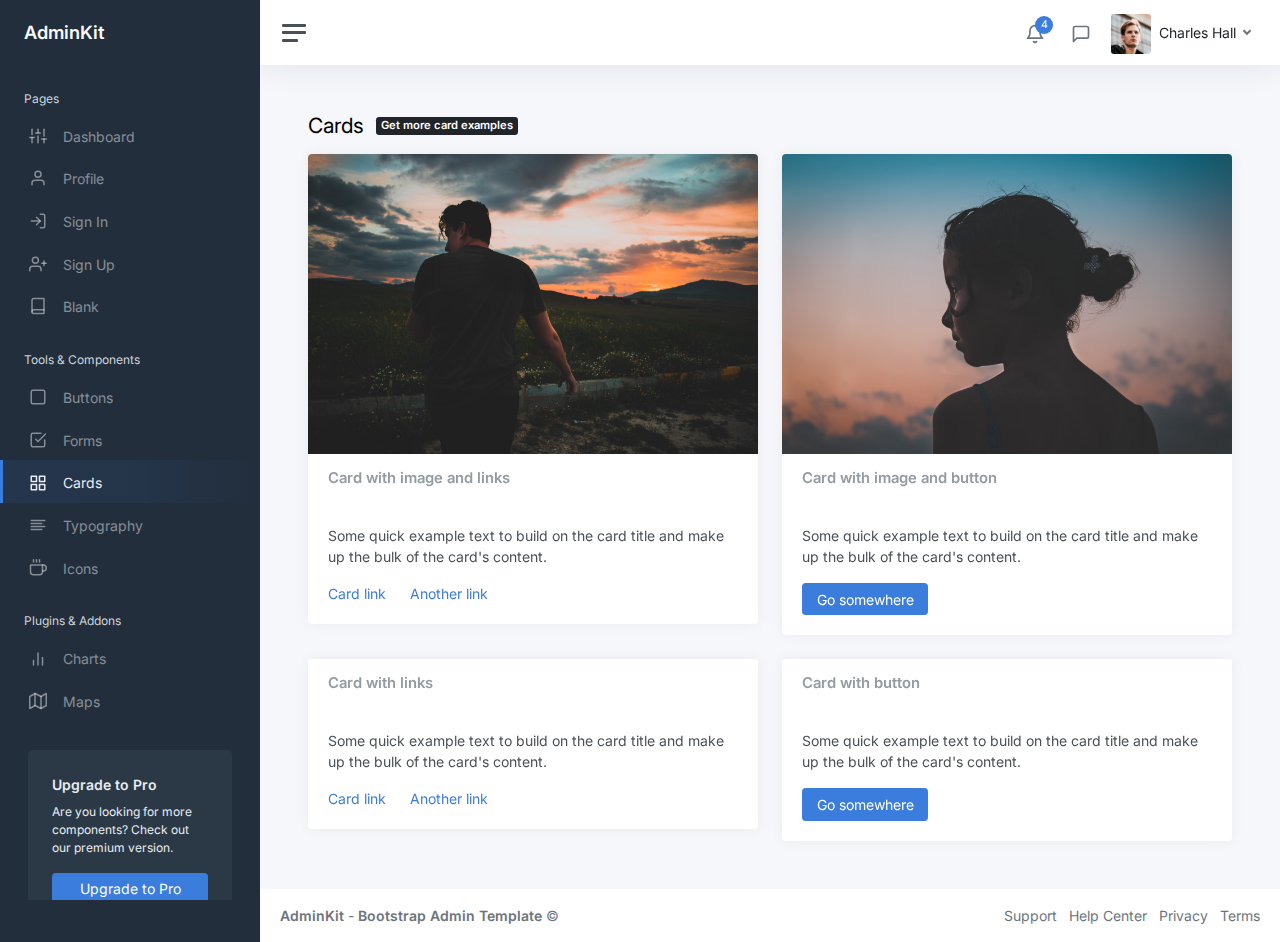
<file: Presentation/wwwroot/admin/static/ui-cards.html>
<!DOCTYPE html>
<html lang="en">

<head>
	<meta charset="utf-8">
	<meta http-equiv="X-UA-Compatible" content="IE=edge">
	<meta name="viewport" content="width=device-width, initial-scale=1, shrink-to-fit=no">
	<meta name="description" content="Responsive Admin &amp; Dashboard Template based on Bootstrap 5">
	<meta name="author" content="AdminKit">
	<meta name="keywords" content="adminkit, bootstrap, bootstrap 5, admin, dashboard, template, responsive, css, sass, html, theme, front-end, ui kit, web">

	<link rel="preconnect" href="https://fonts.gstatic.com">
	<link rel="shortcut icon" href="img/icons/icon-48x48.png" />

	<link rel="canonical" href="https://demo-basic.adminkit.io/ui-cards.html" />

	<title>Cards | AdminKit Demo</title>

	<link href="css/app.css" rel="stylesheet">
	<link href="https://fonts.googleapis.com/css2?family=Inter:wght@300;400;600&display=swap" rel="stylesheet">
</head>

<body>
	<div class="wrapper">
		<nav id="sidebar" class="sidebar js-sidebar">
			<div class="sidebar-content js-simplebar">
				<a class="sidebar-brand" href="index.html">
          <span class="align-middle">AdminKit</span>
        </a>

				<ul class="sidebar-nav">
					<li class="sidebar-header">
						Pages
					</li>

					<li class="sidebar-item">
						<a class="sidebar-link" href="index.html">
              <i class="align-middle" data-feather="sliders"></i> <span class="align-middle">Dashboard</span>
            </a>
					</li>

					<li class="sidebar-item">
						<a class="sidebar-link" href="pages-profile.html">
              <i class="align-middle" data-feather="user"></i> <span class="align-middle">Profile</span>
            </a>
					</li>

					<li class="sidebar-item">
						<a class="sidebar-link" href="pages-sign-in.html">
              <i class="align-middle" data-feather="log-in"></i> <span class="align-middle">Sign In</span>
            </a>
					</li>

					<li class="sidebar-item">
						<a class="sidebar-link" href="pages-sign-up.html">
              <i class="align-middle" data-feather="user-plus"></i> <span class="align-middle">Sign Up</span>
            </a>
					</li>

					<li class="sidebar-item">
						<a class="sidebar-link" href="pages-blank.html">
              <i class="align-middle" data-feather="book"></i> <span class="align-middle">Blank</span>
            </a>
					</li>

					<li class="sidebar-header">
						Tools & Components
					</li>

					<li class="sidebar-item">
						<a class="sidebar-link" href="ui-buttons.html">
              <i class="align-middle" data-feather="square"></i> <span class="align-middle">Buttons</span>
            </a>
					</li>

					<li class="sidebar-item">
						<a class="sidebar-link" href="ui-forms.html">
              <i class="align-middle" data-feather="check-square"></i> <span class="align-middle">Forms</span>
            </a>
					</li>

					<li class="sidebar-item active">
						<a class="sidebar-link" href="ui-cards.html">
              <i class="align-middle" data-feather="grid"></i> <span class="align-middle">Cards</span>
            </a>
					</li>

					<li class="sidebar-item">
						<a class="sidebar-link" href="ui-typography.html">
              <i class="align-middle" data-feather="align-left"></i> <span class="align-middle">Typography</span>
            </a>
					</li>

					<li class="sidebar-item">
						<a class="sidebar-link" href="icons-feather.html">
              <i class="align-middle" data-feather="coffee"></i> <span class="align-middle">Icons</span>
            </a>
					</li>

					<li class="sidebar-header">
						Plugins & Addons
					</li>

					<li class="sidebar-item">
						<a class="sidebar-link" href="charts-chartjs.html">
              <i class="align-middle" data-feather="bar-chart-2"></i> <span class="align-middle">Charts</span>
            </a>
					</li>

					<li class="sidebar-item">
						<a class="sidebar-link" href="maps-google.html">
              <i class="align-middle" data-feather="map"></i> <span class="align-middle">Maps</span>
            </a>
					</li>
				</ul>

				<div class="sidebar-cta">
					<div class="sidebar-cta-content">
						<strong class="d-inline-block mb-2">Upgrade to Pro</strong>
						<div class="mb-3 text-sm">
							Are you looking for more components? Check out our premium version.
						</div>
						<div class="d-grid">
							<a href="upgrade-to-pro.html" class="btn btn-primary">Upgrade to Pro</a>
						</div>
					</div>
				</div>
			</div>
		</nav>

		<div class="main">
			<nav class="navbar navbar-expand navbar-light navbar-bg">
				<a class="sidebar-toggle js-sidebar-toggle">
          <i class="hamburger align-self-center"></i>
        </a>

				<div class="navbar-collapse collapse">
					<ul class="navbar-nav navbar-align">
						<li class="nav-item dropdown">
							<a class="nav-icon dropdown-toggle" href="#" id="alertsDropdown" data-bs-toggle="dropdown">
								<div class="position-relative">
									<i class="align-middle" data-feather="bell"></i>
									<span class="indicator">4</span>
								</div>
							</a>
							<div class="dropdown-menu dropdown-menu-lg dropdown-menu-end py-0" aria-labelledby="alertsDropdown">
								<div class="dropdown-menu-header">
									4 New Notifications
								</div>
								<div class="list-group">
									<a href="#" class="list-group-item">
										<div class="row g-0 align-items-center">
											<div class="col-2">
												<i class="text-danger" data-feather="alert-circle"></i>
											</div>
											<div class="col-10">
												<div class="text-dark">Update completed</div>
												<div class="text-muted small mt-1">Restart server 12 to complete the update.</div>
												<div class="text-muted small mt-1">30m ago</div>
											</div>
										</div>
									</a>
									<a href="#" class="list-group-item">
										<div class="row g-0 align-items-center">
											<div class="col-2">
												<i class="text-warning" data-feather="bell"></i>
											</div>
											<div class="col-10">
												<div class="text-dark">Lorem ipsum</div>
												<div class="text-muted small mt-1">Aliquam ex eros, imperdiet vulputate hendrerit et.</div>
												<div class="text-muted small mt-1">2h ago</div>
											</div>
										</div>
									</a>
									<a href="#" class="list-group-item">
										<div class="row g-0 align-items-center">
											<div class="col-2">
												<i class="text-primary" data-feather="home"></i>
											</div>
											<div class="col-10">
												<div class="text-dark">Login from 192.186.1.8</div>
												<div class="text-muted small mt-1">5h ago</div>
											</div>
										</div>
									</a>
									<a href="#" class="list-group-item">
										<div class="row g-0 align-items-center">
											<div class="col-2">
												<i class="text-success" data-feather="user-plus"></i>
											</div>
											<div class="col-10">
												<div class="text-dark">New connection</div>
												<div class="text-muted small mt-1">Christina accepted your request.</div>
												<div class="text-muted small mt-1">14h ago</div>
											</div>
										</div>
									</a>
								</div>
								<div class="dropdown-menu-footer">
									<a href="#" class="text-muted">Show all notifications</a>
								</div>
							</div>
						</li>
						<li class="nav-item dropdown">
							<a class="nav-icon dropdown-toggle" href="#" id="messagesDropdown" data-bs-toggle="dropdown">
								<div class="position-relative">
									<i class="align-middle" data-feather="message-square"></i>
								</div>
							</a>
							<div class="dropdown-menu dropdown-menu-lg dropdown-menu-end py-0" aria-labelledby="messagesDropdown">
								<div class="dropdown-menu-header">
									<div class="position-relative">
										4 New Messages
									</div>
								</div>
								<div class="list-group">
									<a href="#" class="list-group-item">
										<div class="row g-0 align-items-center">
											<div class="col-2">
												<img src="img/avatars/avatar-5.jpg" class="avatar img-fluid rounded-circle" alt="Vanessa Tucker">
											</div>
											<div class="col-10 ps-2">
												<div class="text-dark">Vanessa Tucker</div>
												<div class="text-muted small mt-1">Nam pretium turpis et arcu. Duis arcu tortor.</div>
												<div class="text-muted small mt-1">15m ago</div>
											</div>
										</div>
									</a>
									<a href="#" class="list-group-item">
										<div class="row g-0 align-items-center">
											<div class="col-2">
												<img src="img/avatars/avatar-2.jpg" class="avatar img-fluid rounded-circle" alt="William Harris">
											</div>
											<div class="col-10 ps-2">
												<div class="text-dark">William Harris</div>
												<div class="text-muted small mt-1">Curabitur ligula sapien euismod vitae.</div>
												<div class="text-muted small mt-1">2h ago</div>
											</div>
										</div>
									</a>
									<a href="#" class="list-group-item">
										<div class="row g-0 align-items-center">
											<div class="col-2">
												<img src="img/avatars/avatar-4.jpg" class="avatar img-fluid rounded-circle" alt="Christina Mason">
											</div>
											<div class="col-10 ps-2">
												<div class="text-dark">Christina Mason</div>
												<div class="text-muted small mt-1">Pellentesque auctor neque nec urna.</div>
												<div class="text-muted small mt-1">4h ago</div>
											</div>
										</div>
									</a>
									<a href="#" class="list-group-item">
										<div class="row g-0 align-items-center">
											<div class="col-2">
												<img src="img/avatars/avatar-3.jpg" class="avatar img-fluid rounded-circle" alt="Sharon Lessman">
											</div>
											<div class="col-10 ps-2">
												<div class="text-dark">Sharon Lessman</div>
												<div class="text-muted small mt-1">Aenean tellus metus, bibendum sed, posuere ac, mattis non.</div>
												<div class="text-muted small mt-1">5h ago</div>
											</div>
										</div>
									</a>
								</div>
								<div class="dropdown-menu-footer">
									<a href="#" class="text-muted">Show all messages</a>
								</div>
							</div>
						</li>
						<li class="nav-item dropdown">
							<a class="nav-icon dropdown-toggle d-inline-block d-sm-none" href="#" data-bs-toggle="dropdown">
                <i class="align-middle" data-feather="settings"></i>
              </a>

							<a class="nav-link dropdown-toggle d-none d-sm-inline-block" href="#" data-bs-toggle="dropdown">
                <img src="img/avatars/avatar.jpg" class="avatar img-fluid rounded me-1" alt="Charles Hall" /> <span class="text-dark">Charles Hall</span>
              </a>
							<div class="dropdown-menu dropdown-menu-end">
								<a class="dropdown-item" href="pages-profile.html"><i class="align-middle me-1" data-feather="user"></i> Profile</a>
								<a class="dropdown-item" href="#"><i class="align-middle me-1" data-feather="pie-chart"></i> Analytics</a>
								<div class="dropdown-divider"></div>
								<a class="dropdown-item" href="index.html"><i class="align-middle me-1" data-feather="settings"></i> Settings & Privacy</a>
								<a class="dropdown-item" href="#"><i class="align-middle me-1" data-feather="help-circle"></i> Help Center</a>
								<div class="dropdown-divider"></div>
								<a class="dropdown-item" href="#">Log out</a>
							</div>
						</li>
					</ul>
				</div>
			</nav>

			<main class="content">
				<div class="container-fluid p-0">

					<div class="mb-3">
						<h1 class="h3 d-inline align-middle">Cards</h1>
						<a class="badge bg-dark text-white ms-2" href="upgrade-to-pro.html">
      Get more card examples
  </a>
					</div>
					<div class="row">
						<div class="col-12 col-md-6">
							<div class="card">
								<img class="card-img-top" src="img/photos/unsplash-1.jpg" alt="Unsplash">
								<div class="card-header">
									<h5 class="card-title mb-0">Card with image and links</h5>
								</div>
								<div class="card-body">
									<p class="card-text">Some quick example text to build on the card title and make up the bulk of the card's content.</p>
									<a href="#" class="card-link">Card link</a>
									<a href="#" class="card-link">Another link</a>
								</div>
							</div>
						</div>

						<div class="col-12 col-md-6">
							<div class="card">
								<img class="card-img-top" src="img/photos/unsplash-2.jpg" alt="Unsplash">
								<div class="card-header">
									<h5 class="card-title mb-0">Card with image and button</h5>
								</div>
								<div class="card-body">
									<p class="card-text">Some quick example text to build on the card title and make up the bulk of the card's content.</p>
									<a href="#" class="btn btn-primary">Go somewhere</a>
								</div>
							</div>
						</div>

						<div class="col-12 col-md-6">
							<div class="card">
								<div class="card-header">
									<h5 class="card-title mb-0">Card with links</h5>
								</div>
								<div class="card-body">
									<p class="card-text">Some quick example text to build on the card title and make up the bulk of the card's content.</p>
									<a href="#" class="card-link">Card link</a>
									<a href="#" class="card-link">Another link</a>
								</div>
							</div>
						</div>

						<div class="col-12 col-md-6">
							<div class="card">
								<div class="card-header">
									<h5 class="card-title mb-0">Card with button</h5>
								</div>
								<div class="card-body">
									<p class="card-text">Some quick example text to build on the card title and make up the bulk of the card's content.</p>
									<a href="#" class="btn btn-primary">Go somewhere</a>
								</div>
							</div>
						</div>
					</div>

				</div>
			</main>

			<footer class="footer">
				<div class="container-fluid">
					<div class="row text-muted">
						<div class="col-6 text-start">
							<p class="mb-0">
								<a class="text-muted" href="https://adminkit.io/" target="_blank"><strong>AdminKit</strong></a> - <a class="text-muted" href="https://adminkit.io/" target="_blank"><strong>Bootstrap Admin Template</strong></a>								&copy;
							</p>
						</div>
						<div class="col-6 text-end">
							<ul class="list-inline">
								<li class="list-inline-item">
									<a class="text-muted" href="https://adminkit.io/" target="_blank">Support</a>
								</li>
								<li class="list-inline-item">
									<a class="text-muted" href="https://adminkit.io/" target="_blank">Help Center</a>
								</li>
								<li class="list-inline-item">
									<a class="text-muted" href="https://adminkit.io/" target="_blank">Privacy</a>
								</li>
								<li class="list-inline-item">
									<a class="text-muted" href="https://adminkit.io/" target="_blank">Terms</a>
								</li>
							</ul>
						</div>
					</div>
				</div>
			</footer>
		</div>
	</div>

	<script src="js/app.js"></script>

</body>

</html>
</file>
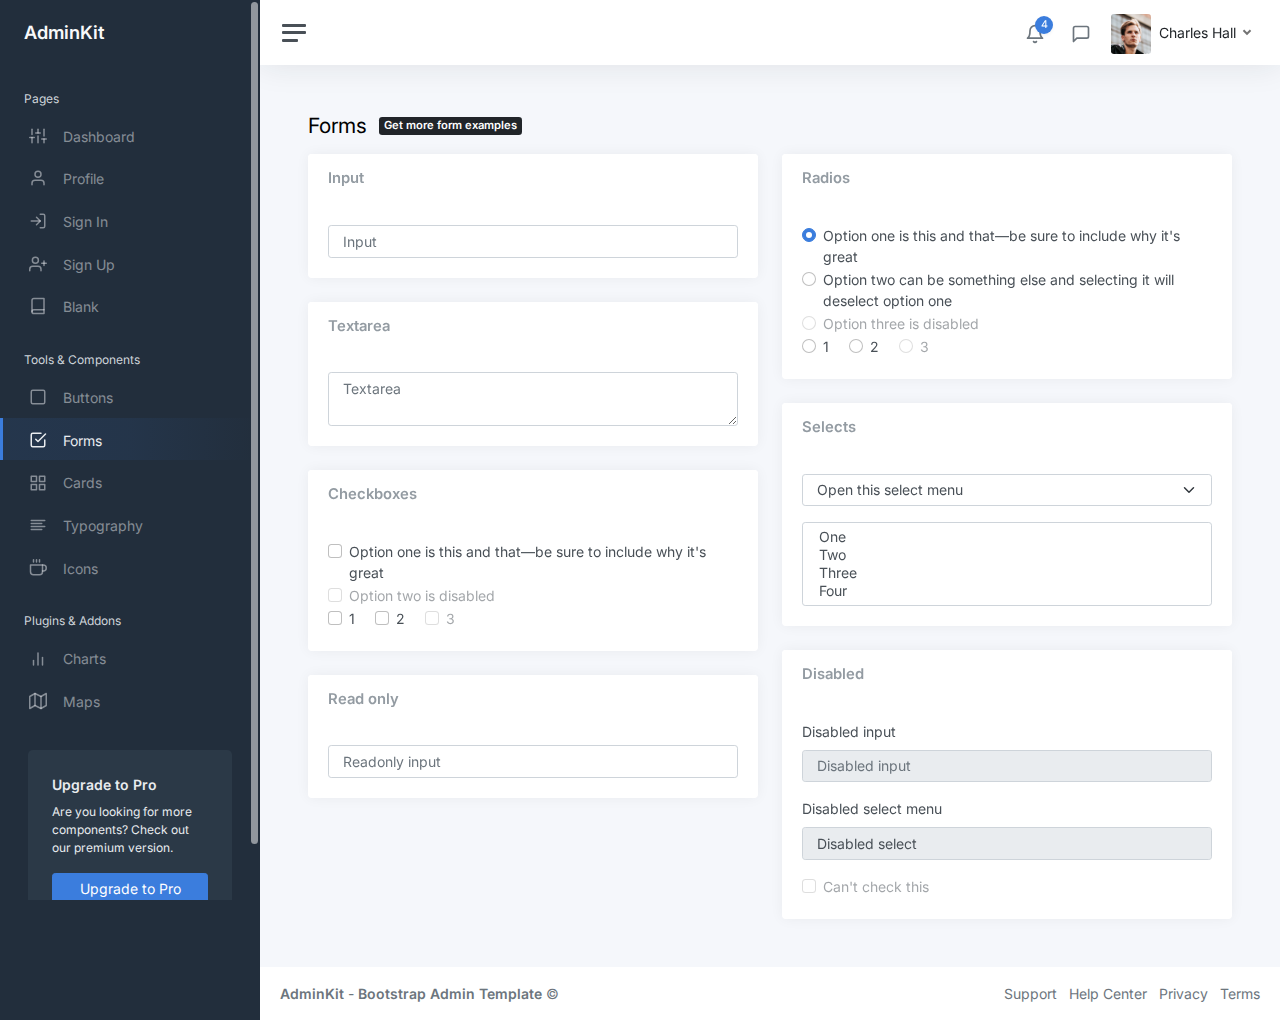
<file: Presentation/wwwroot/admin/static/ui-forms.html>
<!DOCTYPE html>
<html lang="en">

<head>
	<meta charset="utf-8">
	<meta http-equiv="X-UA-Compatible" content="IE=edge">
	<meta name="viewport" content="width=device-width, initial-scale=1, shrink-to-fit=no">
	<meta name="description" content="Responsive Admin &amp; Dashboard Template based on Bootstrap 5">
	<meta name="author" content="AdminKit">
	<meta name="keywords" content="adminkit, bootstrap, bootstrap 5, admin, dashboard, template, responsive, css, sass, html, theme, front-end, ui kit, web">

	<link rel="preconnect" href="https://fonts.gstatic.com">
	<link rel="shortcut icon" href="img/icons/icon-48x48.png" />

	<link rel="canonical" href="https://demo-basic.adminkit.io/ui-forms.html" />

	<title>Forms | AdminKit Demo</title>

	<link href="css/app.css" rel="stylesheet">
	<link href="https://fonts.googleapis.com/css2?family=Inter:wght@300;400;600&display=swap" rel="stylesheet">
</head>

<body>
	<div class="wrapper">
		<nav id="sidebar" class="sidebar js-sidebar">
			<div class="sidebar-content js-simplebar">
				<a class="sidebar-brand" href="index.html">
          <span class="align-middle">AdminKit</span>
        </a>

				<ul class="sidebar-nav">
					<li class="sidebar-header">
						Pages
					</li>

					<li class="sidebar-item">
						<a class="sidebar-link" href="index.html">
              <i class="align-middle" data-feather="sliders"></i> <span class="align-middle">Dashboard</span>
            </a>
					</li>

					<li class="sidebar-item">
						<a class="sidebar-link" href="pages-profile.html">
              <i class="align-middle" data-feather="user"></i> <span class="align-middle">Profile</span>
            </a>
					</li>

					<li class="sidebar-item">
						<a class="sidebar-link" href="pages-sign-in.html">
              <i class="align-middle" data-feather="log-in"></i> <span class="align-middle">Sign In</span>
            </a>
					</li>

					<li class="sidebar-item">
						<a class="sidebar-link" href="pages-sign-up.html">
              <i class="align-middle" data-feather="user-plus"></i> <span class="align-middle">Sign Up</span>
            </a>
					</li>

					<li class="sidebar-item">
						<a class="sidebar-link" href="pages-blank.html">
              <i class="align-middle" data-feather="book"></i> <span class="align-middle">Blank</span>
            </a>
					</li>

					<li class="sidebar-header">
						Tools & Components
					</li>

					<li class="sidebar-item">
						<a class="sidebar-link" href="ui-buttons.html">
              <i class="align-middle" data-feather="square"></i> <span class="align-middle">Buttons</span>
            </a>
					</li>

					<li class="sidebar-item active">
						<a class="sidebar-link" href="ui-forms.html">
              <i class="align-middle" data-feather="check-square"></i> <span class="align-middle">Forms</span>
            </a>
					</li>

					<li class="sidebar-item">
						<a class="sidebar-link" href="ui-cards.html">
              <i class="align-middle" data-feather="grid"></i> <span class="align-middle">Cards</span>
            </a>
					</li>

					<li class="sidebar-item">
						<a class="sidebar-link" href="ui-typography.html">
              <i class="align-middle" data-feather="align-left"></i> <span class="align-middle">Typography</span>
            </a>
					</li>

					<li class="sidebar-item">
						<a class="sidebar-link" href="icons-feather.html">
              <i class="align-middle" data-feather="coffee"></i> <span class="align-middle">Icons</span>
            </a>
					</li>

					<li class="sidebar-header">
						Plugins & Addons
					</li>

					<li class="sidebar-item">
						<a class="sidebar-link" href="charts-chartjs.html">
              <i class="align-middle" data-feather="bar-chart-2"></i> <span class="align-middle">Charts</span>
            </a>
					</li>

					<li class="sidebar-item">
						<a class="sidebar-link" href="maps-google.html">
              <i class="align-middle" data-feather="map"></i> <span class="align-middle">Maps</span>
            </a>
					</li>
				</ul>

				<div class="sidebar-cta">
					<div class="sidebar-cta-content">
						<strong class="d-inline-block mb-2">Upgrade to Pro</strong>
						<div class="mb-3 text-sm">
							Are you looking for more components? Check out our premium version.
						</div>
						<div class="d-grid">
							<a href="upgrade-to-pro.html" class="btn btn-primary">Upgrade to Pro</a>
						</div>
					</div>
				</div>
			</div>
		</nav>

		<div class="main">
			<nav class="navbar navbar-expand navbar-light navbar-bg">
				<a class="sidebar-toggle js-sidebar-toggle">
          <i class="hamburger align-self-center"></i>
        </a>

				<div class="navbar-collapse collapse">
					<ul class="navbar-nav navbar-align">
						<li class="nav-item dropdown">
							<a class="nav-icon dropdown-toggle" href="#" id="alertsDropdown" data-bs-toggle="dropdown">
								<div class="position-relative">
									<i class="align-middle" data-feather="bell"></i>
									<span class="indicator">4</span>
								</div>
							</a>
							<div class="dropdown-menu dropdown-menu-lg dropdown-menu-end py-0" aria-labelledby="alertsDropdown">
								<div class="dropdown-menu-header">
									4 New Notifications
								</div>
								<div class="list-group">
									<a href="#" class="list-group-item">
										<div class="row g-0 align-items-center">
											<div class="col-2">
												<i class="text-danger" data-feather="alert-circle"></i>
											</div>
											<div class="col-10">
												<div class="text-dark">Update completed</div>
												<div class="text-muted small mt-1">Restart server 12 to complete the update.</div>
												<div class="text-muted small mt-1">30m ago</div>
											</div>
										</div>
									</a>
									<a href="#" class="list-group-item">
										<div class="row g-0 align-items-center">
											<div class="col-2">
												<i class="text-warning" data-feather="bell"></i>
											</div>
											<div class="col-10">
												<div class="text-dark">Lorem ipsum</div>
												<div class="text-muted small mt-1">Aliquam ex eros, imperdiet vulputate hendrerit et.</div>
												<div class="text-muted small mt-1">2h ago</div>
											</div>
										</div>
									</a>
									<a href="#" class="list-group-item">
										<div class="row g-0 align-items-center">
											<div class="col-2">
												<i class="text-primary" data-feather="home"></i>
											</div>
											<div class="col-10">
												<div class="text-dark">Login from 192.186.1.8</div>
												<div class="text-muted small mt-1">5h ago</div>
											</div>
										</div>
									</a>
									<a href="#" class="list-group-item">
										<div class="row g-0 align-items-center">
											<div class="col-2">
												<i class="text-success" data-feather="user-plus"></i>
											</div>
											<div class="col-10">
												<div class="text-dark">New connection</div>
												<div class="text-muted small mt-1">Christina accepted your request.</div>
												<div class="text-muted small mt-1">14h ago</div>
											</div>
										</div>
									</a>
								</div>
								<div class="dropdown-menu-footer">
									<a href="#" class="text-muted">Show all notifications</a>
								</div>
							</div>
						</li>
						<li class="nav-item dropdown">
							<a class="nav-icon dropdown-toggle" href="#" id="messagesDropdown" data-bs-toggle="dropdown">
								<div class="position-relative">
									<i class="align-middle" data-feather="message-square"></i>
								</div>
							</a>
							<div class="dropdown-menu dropdown-menu-lg dropdown-menu-end py-0" aria-labelledby="messagesDropdown">
								<div class="dropdown-menu-header">
									<div class="position-relative">
										4 New Messages
									</div>
								</div>
								<div class="list-group">
									<a href="#" class="list-group-item">
										<div class="row g-0 align-items-center">
											<div class="col-2">
												<img src="img/avatars/avatar-5.jpg" class="avatar img-fluid rounded-circle" alt="Vanessa Tucker">
											</div>
											<div class="col-10 ps-2">
												<div class="text-dark">Vanessa Tucker</div>
												<div class="text-muted small mt-1">Nam pretium turpis et arcu. Duis arcu tortor.</div>
												<div class="text-muted small mt-1">15m ago</div>
											</div>
										</div>
									</a>
									<a href="#" class="list-group-item">
										<div class="row g-0 align-items-center">
											<div class="col-2">
												<img src="img/avatars/avatar-2.jpg" class="avatar img-fluid rounded-circle" alt="William Harris">
											</div>
											<div class="col-10 ps-2">
												<div class="text-dark">William Harris</div>
												<div class="text-muted small mt-1">Curabitur ligula sapien euismod vitae.</div>
												<div class="text-muted small mt-1">2h ago</div>
											</div>
										</div>
									</a>
									<a href="#" class="list-group-item">
										<div class="row g-0 align-items-center">
											<div class="col-2">
												<img src="img/avatars/avatar-4.jpg" class="avatar img-fluid rounded-circle" alt="Christina Mason">
											</div>
											<div class="col-10 ps-2">
												<div class="text-dark">Christina Mason</div>
												<div class="text-muted small mt-1">Pellentesque auctor neque nec urna.</div>
												<div class="text-muted small mt-1">4h ago</div>
											</div>
										</div>
									</a>
									<a href="#" class="list-group-item">
										<div class="row g-0 align-items-center">
											<div class="col-2">
												<img src="img/avatars/avatar-3.jpg" class="avatar img-fluid rounded-circle" alt="Sharon Lessman">
											</div>
											<div class="col-10 ps-2">
												<div class="text-dark">Sharon Lessman</div>
												<div class="text-muted small mt-1">Aenean tellus metus, bibendum sed, posuere ac, mattis non.</div>
												<div class="text-muted small mt-1">5h ago</div>
											</div>
										</div>
									</a>
								</div>
								<div class="dropdown-menu-footer">
									<a href="#" class="text-muted">Show all messages</a>
								</div>
							</div>
						</li>
						<li class="nav-item dropdown">
							<a class="nav-icon dropdown-toggle d-inline-block d-sm-none" href="#" data-bs-toggle="dropdown">
                <i class="align-middle" data-feather="settings"></i>
              </a>

							<a class="nav-link dropdown-toggle d-none d-sm-inline-block" href="#" data-bs-toggle="dropdown">
                <img src="img/avatars/avatar.jpg" class="avatar img-fluid rounded me-1" alt="Charles Hall" /> <span class="text-dark">Charles Hall</span>
              </a>
							<div class="dropdown-menu dropdown-menu-end">
								<a class="dropdown-item" href="pages-profile.html"><i class="align-middle me-1" data-feather="user"></i> Profile</a>
								<a class="dropdown-item" href="#"><i class="align-middle me-1" data-feather="pie-chart"></i> Analytics</a>
								<div class="dropdown-divider"></div>
								<a class="dropdown-item" href="index.html"><i class="align-middle me-1" data-feather="settings"></i> Settings & Privacy</a>
								<a class="dropdown-item" href="#"><i class="align-middle me-1" data-feather="help-circle"></i> Help Center</a>
								<div class="dropdown-divider"></div>
								<a class="dropdown-item" href="#">Log out</a>
							</div>
						</li>
					</ul>
				</div>
			</nav>

			<main class="content">
				<div class="container-fluid p-0">

					<div class="mb-3">
						<h1 class="h3 d-inline align-middle">Forms</h1>
						<a class="badge bg-dark text-white ms-2" href="upgrade-to-pro.html">
      Get more form examples
  </a>
					</div>
					<div class="row">
						<div class="col-12 col-lg-6">
							<div class="card">
								<div class="card-header">
									<h5 class="card-title mb-0">Input</h5>
								</div>
								<div class="card-body">
									<input type="text" class="form-control" placeholder="Input">
								</div>
							</div>

							<div class="card">
								<div class="card-header">
									<h5 class="card-title mb-0">Textarea</h5>
								</div>
								<div class="card-body">
									<textarea class="form-control" rows="2" placeholder="Textarea"></textarea>
								</div>
							</div>

							<div class="card">
								<div class="card-header">
									<h5 class="card-title mb-0">Checkboxes</h5>
								</div>
								<div class="card-body">
									<div>
										<label class="form-check">
            <input class="form-check-input" type="checkbox" value="">
            <span class="form-check-label">
              Option one is this and that&mdash;be sure to include why it's great
            </span>
          </label>
										<label class="form-check">
            <input class="form-check-input" type="checkbox" value="" disabled>
            <span class="form-check-label">
              Option two is disabled
            </span>
          </label>
									</div>
									<div>
										<label class="form-check form-check-inline">
            <input class="form-check-input" type="checkbox" value="option1">
            <span class="form-check-label">
              1
            </span>
          </label>
										<label class="form-check form-check-inline">
            <input class="form-check-input" type="checkbox" value="option2">
            <span class="form-check-label">
              2
            </span>
          </label>
										<label class="form-check form-check-inline">
            <input class="form-check-input" type="checkbox" value="option3" disabled>
            <span class="form-check-label">
              3
            </span>
          </label>
									</div>
								</div>
							</div>

							<div class="card">
								<div class="card-header">
									<h5 class="card-title mb-0">Read only</h5>
								</div>
								<div class="card-body">
									<input class="form-control" type="text" placeholder="Readonly input" readonly>
								</div>
							</div>
						</div>

						<div class="col-12 col-lg-6">
							<div class="card">
								<div class="card-header">
									<h5 class="card-title mb-0">Radios</h5>
								</div>
								<div class="card-body">
									<div>
										<label class="form-check">
            <input class="form-check-input" type="radio" value="option1" name="radios-example" checked>
            <span class="form-check-label">
              Option one is this and that&mdash;be sure to include why it's great
            </span>
          </label>
										<label class="form-check">
            <input class="form-check-input" type="radio" value="option2" name="radios-example">
            <span class="form-check-label">
              Option two can be something else and selecting it will deselect option one
            </span>
          </label>
										<label class="form-check">
            <input class="form-check-input" type="radio" value="option3" name="radios-example" disabled>
            <span class="form-check-label">
              Option three is disabled
            </span>
          </label>
									</div>
									<div>
										<label class="form-check form-check-inline">
            <input class="form-check-input" type="radio" name="inline-radios-example" value="option1">
            <span class="form-check-label">
              1
            </span>
          </label>
										<label class="form-check form-check-inline">
            <input class="form-check-input" type="radio" name="inline-radios-example" value="option2">
            <span class="form-check-label">
              2
            </span>
          </label>
										<label class="form-check form-check-inline">
            <input class="form-check-input" type="radio" name="inline-radios-example" value="option3" disabled>
            <span class="form-check-label">
              3
            </span>
          </label>
									</div>
								</div>
							</div>

							<div class="card">
								<div class="card-header">
									<h5 class="card-title mb-0">Selects</h5>
								</div>
								<div class="card-body">
									<select class="form-select mb-3">
          <option selected>Open this select menu</option>
          <option>One</option>
          <option>Two</option>
          <option>Three</option>
        </select>

									<select multiple class="form-control">
          <option>One</option>
          <option>Two</option>
          <option>Three</option>
          <option>Four</option>
        </select>
								</div>
							</div>

							<div class="card">
								<div class="card-header">
									<h5 class="card-title mb-0">Disabled</h5>
								</div>
								<div class="card-body">
									<div class="mb-3">
										<label class="form-label">Disabled input</label>
										<input type="text" class="form-control" placeholder="Disabled input" disabled>
									</div>
									<div class="mb-3">
										<label class="form-label">Disabled select menu</label>
										<select class="form-control" disabled>
            <option>Disabled select</option>
          </select>
									</div>
									<label class="form-check">
          <input class="form-check-input" type="checkbox" value="" disabled>
          <span class="form-check-label">
            Can't check this
          </span>
        </label>
								</div>
							</div>
						</div>
					</div>

				</div>
			</main>

			<footer class="footer">
				<div class="container-fluid">
					<div class="row text-muted">
						<div class="col-6 text-start">
							<p class="mb-0">
								<a class="text-muted" href="https://adminkit.io/" target="_blank"><strong>AdminKit</strong></a> - <a class="text-muted" href="https://adminkit.io/" target="_blank"><strong>Bootstrap Admin Template</strong></a>								&copy;
							</p>
						</div>
						<div class="col-6 text-end">
							<ul class="list-inline">
								<li class="list-inline-item">
									<a class="text-muted" href="https://adminkit.io/" target="_blank">Support</a>
								</li>
								<li class="list-inline-item">
									<a class="text-muted" href="https://adminkit.io/" target="_blank">Help Center</a>
								</li>
								<li class="list-inline-item">
									<a class="text-muted" href="https://adminkit.io/" target="_blank">Privacy</a>
								</li>
								<li class="list-inline-item">
									<a class="text-muted" href="https://adminkit.io/" target="_blank">Terms</a>
								</li>
							</ul>
						</div>
					</div>
				</div>
			</footer>
		</div>
	</div>

	<script src="js/app.js"></script>

</body>

</html>
</file>
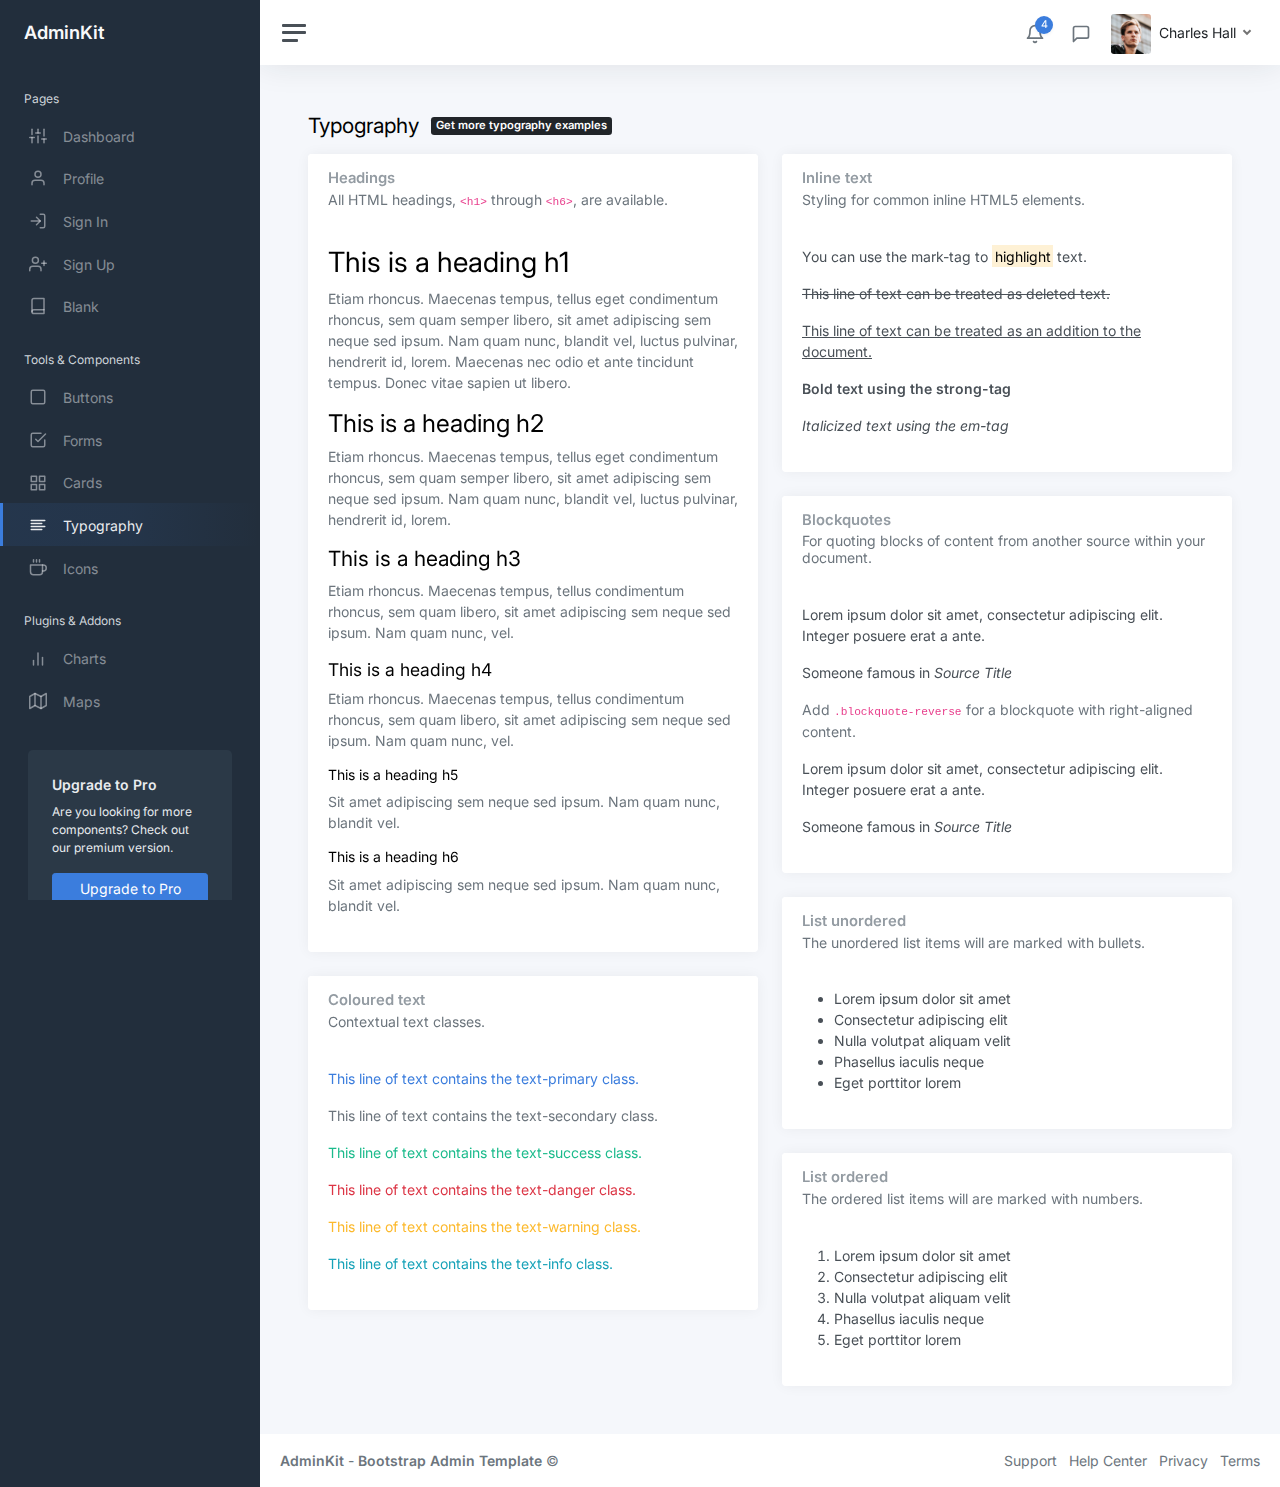
<file: Presentation/wwwroot/admin/static/ui-typography.html>
<!DOCTYPE html>
<html lang="en">

<head>
	<meta charset="utf-8">
	<meta http-equiv="X-UA-Compatible" content="IE=edge">
	<meta name="viewport" content="width=device-width, initial-scale=1, shrink-to-fit=no">
	<meta name="description" content="Responsive Admin &amp; Dashboard Template based on Bootstrap 5">
	<meta name="author" content="AdminKit">
	<meta name="keywords" content="adminkit, bootstrap, bootstrap 5, admin, dashboard, template, responsive, css, sass, html, theme, front-end, ui kit, web">

	<link rel="preconnect" href="https://fonts.gstatic.com">
	<link rel="shortcut icon" href="img/icons/icon-48x48.png" />

	<link rel="canonical" href="https://demo-basic.adminkit.io/ui-typography.html" />

	<title>Typography | AdminKit Demo</title>

	<link href="css/app.css" rel="stylesheet">
	<link href="https://fonts.googleapis.com/css2?family=Inter:wght@300;400;600&display=swap" rel="stylesheet">
</head>

<body>
	<div class="wrapper">
		<nav id="sidebar" class="sidebar js-sidebar">
			<div class="sidebar-content js-simplebar">
				<a class="sidebar-brand" href="index.html">
          <span class="align-middle">AdminKit</span>
        </a>

				<ul class="sidebar-nav">
					<li class="sidebar-header">
						Pages
					</li>

					<li class="sidebar-item">
						<a class="sidebar-link" href="index.html">
              <i class="align-middle" data-feather="sliders"></i> <span class="align-middle">Dashboard</span>
            </a>
					</li>

					<li class="sidebar-item">
						<a class="sidebar-link" href="pages-profile.html">
              <i class="align-middle" data-feather="user"></i> <span class="align-middle">Profile</span>
            </a>
					</li>

					<li class="sidebar-item">
						<a class="sidebar-link" href="pages-sign-in.html">
              <i class="align-middle" data-feather="log-in"></i> <span class="align-middle">Sign In</span>
            </a>
					</li>

					<li class="sidebar-item">
						<a class="sidebar-link" href="pages-sign-up.html">
              <i class="align-middle" data-feather="user-plus"></i> <span class="align-middle">Sign Up</span>
            </a>
					</li>

					<li class="sidebar-item">
						<a class="sidebar-link" href="pages-blank.html">
              <i class="align-middle" data-feather="book"></i> <span class="align-middle">Blank</span>
            </a>
					</li>

					<li class="sidebar-header">
						Tools & Components
					</li>

					<li class="sidebar-item">
						<a class="sidebar-link" href="ui-buttons.html">
              <i class="align-middle" data-feather="square"></i> <span class="align-middle">Buttons</span>
            </a>
					</li>

					<li class="sidebar-item">
						<a class="sidebar-link" href="ui-forms.html">
              <i class="align-middle" data-feather="check-square"></i> <span class="align-middle">Forms</span>
            </a>
					</li>

					<li class="sidebar-item">
						<a class="sidebar-link" href="ui-cards.html">
              <i class="align-middle" data-feather="grid"></i> <span class="align-middle">Cards</span>
            </a>
					</li>

					<li class="sidebar-item active">
						<a class="sidebar-link" href="ui-typography.html">
              <i class="align-middle" data-feather="align-left"></i> <span class="align-middle">Typography</span>
            </a>
					</li>

					<li class="sidebar-item">
						<a class="sidebar-link" href="icons-feather.html">
              <i class="align-middle" data-feather="coffee"></i> <span class="align-middle">Icons</span>
            </a>
					</li>

					<li class="sidebar-header">
						Plugins & Addons
					</li>

					<li class="sidebar-item">
						<a class="sidebar-link" href="charts-chartjs.html">
              <i class="align-middle" data-feather="bar-chart-2"></i> <span class="align-middle">Charts</span>
            </a>
					</li>

					<li class="sidebar-item">
						<a class="sidebar-link" href="maps-google.html">
              <i class="align-middle" data-feather="map"></i> <span class="align-middle">Maps</span>
            </a>
					</li>
				</ul>

				<div class="sidebar-cta">
					<div class="sidebar-cta-content">
						<strong class="d-inline-block mb-2">Upgrade to Pro</strong>
						<div class="mb-3 text-sm">
							Are you looking for more components? Check out our premium version.
						</div>
						<div class="d-grid">
							<a href="upgrade-to-pro.html" class="btn btn-primary">Upgrade to Pro</a>
						</div>
					</div>
				</div>
			</div>
		</nav>

		<div class="main">
			<nav class="navbar navbar-expand navbar-light navbar-bg">
				<a class="sidebar-toggle js-sidebar-toggle">
          <i class="hamburger align-self-center"></i>
        </a>

				<div class="navbar-collapse collapse">
					<ul class="navbar-nav navbar-align">
						<li class="nav-item dropdown">
							<a class="nav-icon dropdown-toggle" href="#" id="alertsDropdown" data-bs-toggle="dropdown">
								<div class="position-relative">
									<i class="align-middle" data-feather="bell"></i>
									<span class="indicator">4</span>
								</div>
							</a>
							<div class="dropdown-menu dropdown-menu-lg dropdown-menu-end py-0" aria-labelledby="alertsDropdown">
								<div class="dropdown-menu-header">
									4 New Notifications
								</div>
								<div class="list-group">
									<a href="#" class="list-group-item">
										<div class="row g-0 align-items-center">
											<div class="col-2">
												<i class="text-danger" data-feather="alert-circle"></i>
											</div>
											<div class="col-10">
												<div class="text-dark">Update completed</div>
												<div class="text-muted small mt-1">Restart server 12 to complete the update.</div>
												<div class="text-muted small mt-1">30m ago</div>
											</div>
										</div>
									</a>
									<a href="#" class="list-group-item">
										<div class="row g-0 align-items-center">
											<div class="col-2">
												<i class="text-warning" data-feather="bell"></i>
											</div>
											<div class="col-10">
												<div class="text-dark">Lorem ipsum</div>
												<div class="text-muted small mt-1">Aliquam ex eros, imperdiet vulputate hendrerit et.</div>
												<div class="text-muted small mt-1">2h ago</div>
											</div>
										</div>
									</a>
									<a href="#" class="list-group-item">
										<div class="row g-0 align-items-center">
											<div class="col-2">
												<i class="text-primary" data-feather="home"></i>
											</div>
											<div class="col-10">
												<div class="text-dark">Login from 192.186.1.8</div>
												<div class="text-muted small mt-1">5h ago</div>
											</div>
										</div>
									</a>
									<a href="#" class="list-group-item">
										<div class="row g-0 align-items-center">
											<div class="col-2">
												<i class="text-success" data-feather="user-plus"></i>
											</div>
											<div class="col-10">
												<div class="text-dark">New connection</div>
												<div class="text-muted small mt-1">Christina accepted your request.</div>
												<div class="text-muted small mt-1">14h ago</div>
											</div>
										</div>
									</a>
								</div>
								<div class="dropdown-menu-footer">
									<a href="#" class="text-muted">Show all notifications</a>
								</div>
							</div>
						</li>
						<li class="nav-item dropdown">
							<a class="nav-icon dropdown-toggle" href="#" id="messagesDropdown" data-bs-toggle="dropdown">
								<div class="position-relative">
									<i class="align-middle" data-feather="message-square"></i>
								</div>
							</a>
							<div class="dropdown-menu dropdown-menu-lg dropdown-menu-end py-0" aria-labelledby="messagesDropdown">
								<div class="dropdown-menu-header">
									<div class="position-relative">
										4 New Messages
									</div>
								</div>
								<div class="list-group">
									<a href="#" class="list-group-item">
										<div class="row g-0 align-items-center">
											<div class="col-2">
												<img src="img/avatars/avatar-5.jpg" class="avatar img-fluid rounded-circle" alt="Vanessa Tucker">
											</div>
											<div class="col-10 ps-2">
												<div class="text-dark">Vanessa Tucker</div>
												<div class="text-muted small mt-1">Nam pretium turpis et arcu. Duis arcu tortor.</div>
												<div class="text-muted small mt-1">15m ago</div>
											</div>
										</div>
									</a>
									<a href="#" class="list-group-item">
										<div class="row g-0 align-items-center">
											<div class="col-2">
												<img src="img/avatars/avatar-2.jpg" class="avatar img-fluid rounded-circle" alt="William Harris">
											</div>
											<div class="col-10 ps-2">
												<div class="text-dark">William Harris</div>
												<div class="text-muted small mt-1">Curabitur ligula sapien euismod vitae.</div>
												<div class="text-muted small mt-1">2h ago</div>
											</div>
										</div>
									</a>
									<a href="#" class="list-group-item">
										<div class="row g-0 align-items-center">
											<div class="col-2">
												<img src="img/avatars/avatar-4.jpg" class="avatar img-fluid rounded-circle" alt="Christina Mason">
											</div>
											<div class="col-10 ps-2">
												<div class="text-dark">Christina Mason</div>
												<div class="text-muted small mt-1">Pellentesque auctor neque nec urna.</div>
												<div class="text-muted small mt-1">4h ago</div>
											</div>
										</div>
									</a>
									<a href="#" class="list-group-item">
										<div class="row g-0 align-items-center">
											<div class="col-2">
												<img src="img/avatars/avatar-3.jpg" class="avatar img-fluid rounded-circle" alt="Sharon Lessman">
											</div>
											<div class="col-10 ps-2">
												<div class="text-dark">Sharon Lessman</div>
												<div class="text-muted small mt-1">Aenean tellus metus, bibendum sed, posuere ac, mattis non.</div>
												<div class="text-muted small mt-1">5h ago</div>
											</div>
										</div>
									</a>
								</div>
								<div class="dropdown-menu-footer">
									<a href="#" class="text-muted">Show all messages</a>
								</div>
							</div>
						</li>
						<li class="nav-item dropdown">
							<a class="nav-icon dropdown-toggle d-inline-block d-sm-none" href="#" data-bs-toggle="dropdown">
                <i class="align-middle" data-feather="settings"></i>
              </a>

							<a class="nav-link dropdown-toggle d-none d-sm-inline-block" href="#" data-bs-toggle="dropdown">
                <img src="img/avatars/avatar.jpg" class="avatar img-fluid rounded me-1" alt="Charles Hall" /> <span class="text-dark">Charles Hall</span>
              </a>
							<div class="dropdown-menu dropdown-menu-end">
								<a class="dropdown-item" href="pages-profile.html"><i class="align-middle me-1" data-feather="user"></i> Profile</a>
								<a class="dropdown-item" href="#"><i class="align-middle me-1" data-feather="pie-chart"></i> Analytics</a>
								<div class="dropdown-divider"></div>
								<a class="dropdown-item" href="index.html"><i class="align-middle me-1" data-feather="settings"></i> Settings & Privacy</a>
								<a class="dropdown-item" href="#"><i class="align-middle me-1" data-feather="help-circle"></i> Help Center</a>
								<div class="dropdown-divider"></div>
								<a class="dropdown-item" href="#">Log out</a>
							</div>
						</li>
					</ul>
				</div>
			</nav>

			<main class="content">
				<div class="container-fluid p-0">

					<div class="mb-3">
						<h1 class="h3 d-inline align-middle">Typography</h1>
						<a class="badge bg-dark text-white ms-2" href="upgrade-to-pro.html">
      Get more typography examples
  </a>
					</div>
					<div class="row">
						<div class="col-12 col-lg-6">
							<div class="card">
								<div class="card-header">
									<h5 class="card-title">Headings</h5>
									<h6 class="card-subtitle text-muted">All HTML headings, <code>&lt;h1&gt;</code> through <code>&lt;h6&gt;</code>, are available.</h6>
								</div>
								<div class="card-body">
									<h1>This is a heading h1</h1>
									<p class="text-muted">Etiam rhoncus. Maecenas tempus, tellus eget condimentum rhoncus, sem quam semper libero, sit amet adipiscing sem neque sed ipsum. Nam quam nunc, blandit
										vel, luctus pulvinar, hendrerit id, lorem. Maecenas nec odio et ante tincidunt tempus. Donec vitae sapien ut libero.</p>
									<h2>This is a heading h2</h2>
									<p class="text-muted">Etiam rhoncus. Maecenas tempus, tellus eget condimentum rhoncus, sem quam semper libero, sit amet adipiscing sem neque sed ipsum. Nam quam nunc, blandit
										vel, luctus pulvinar, hendrerit id, lorem.</p>
									<h3>This is a heading h3</h3>
									<p class="text-muted">Etiam rhoncus. Maecenas tempus, tellus condimentum rhoncus, sem quam libero, sit amet adipiscing sem neque sed ipsum. Nam quam nunc, vel.</p>
									<h4>This is a heading h4</h4>
									<p class="text-muted">Etiam rhoncus. Maecenas tempus, tellus condimentum rhoncus, sem quam libero, sit amet adipiscing sem neque sed ipsum. Nam quam nunc, vel.</p>
									<h5>This is a heading h5</h5>
									<p class="text-muted">Sit amet adipiscing sem neque sed ipsum. Nam quam nunc, blandit vel.</p>
									<h6>This is a heading h6</h6>
									<p class="text-muted">Sit amet adipiscing sem neque sed ipsum. Nam quam nunc, blandit vel.</p>
								</div>
							</div>

							<div class="card">
								<div class="card-header">
									<h5 class="card-title">Coloured text</h5>
									<h6 class="card-subtitle text-muted">Contextual text classes.</h6>
								</div>
								<div class="card-body">
									<p class="text-primary">This line of text contains the text-primary class.</p>
									<p class="text-secondary">This line of text contains the text-secondary class.</p>
									<p class="text-success">This line of text contains the text-success class.</p>
									<p class="text-danger">This line of text contains the text-danger class.</p>
									<p class="text-warning">This line of text contains the text-warning class.</p>
									<p class="text-info">This line of text contains the text-info class.</p>
								</div>
							</div>
						</div>
						<div class="col-12 col-lg-6">
							<div class="card">
								<div class="card-header">
									<h5 class="card-title">Inline text</h5>
									<h6 class="card-subtitle text-muted">Styling for common inline HTML5 elements.</h6>
								</div>
								<div class="card-body">
									<p>You can use the mark-tag to <mark>highlight</mark> text.</p>
									<p><del>This line of text can be treated as deleted text.</del></p>
									<p><ins>This line of text can be treated as an addition to the document.</ins></p>
									<p><strong>Bold text using the strong-tag</strong></p>
									<p><em>Italicized text using the em-tag</em></p>
								</div>
							</div>

							<div class="card">
								<div class="card-header">
									<h5 class="card-title">Blockquotes</h5>
									<h6 class="card-subtitle text-muted">For quoting blocks of content from another source within your document.</h6>
								</div>
								<div class="card-body">
									<blockquote>
										<p>
											Lorem ipsum dolor sit amet, consectetur adipiscing elit. Integer posuere erat a ante.
										</p>
										<footer>
											Someone famous in <cite title="Source Title">Source Title</cite>
										</footer>
									</blockquote>
									<p class="text-muted m-b-15 m-t-20">
										Add <code>.blockquote-reverse</code> for a blockquote with right-aligned content.
									</p>
									<blockquote class="blockquote-reverse m-b-0">
										<p>
											Lorem ipsum dolor sit amet, consectetur adipiscing elit. Integer posuere erat a ante.
										</p>
										<footer>
											Someone famous in <cite title="Source Title">Source Title</cite>
										</footer>
									</blockquote>
								</div>
							</div>

							<div class="card">
								<div class="card-header">
									<h5 class="card-title">List unordered</h5>
									<h6 class="card-subtitle text-muted">The unordered list items will are marked with bullets.</h6>
								</div>
								<div class="card-body">
									<ul>
										<li>
											Lorem ipsum dolor sit amet
										</li>
										<li>
											Consectetur adipiscing elit
										</li>
										<li>
											Nulla volutpat aliquam velit
										</li>
										<li>
											Phasellus iaculis neque
										</li>
										<li>
											Eget porttitor lorem
										</li>
									</ul>
								</div>
							</div>

							<div class="card">
								<div class="card-header">
									<h5 class="card-title">List ordered</h5>
									<h6 class="card-subtitle text-muted">The ordered list items will are marked with numbers.</h6>
								</div>
								<div class="card-body">
									<ol>
										<li>
											Lorem ipsum dolor sit amet
										</li>
										<li>
											Consectetur adipiscing elit
										</li>
										<li>
											Nulla volutpat aliquam velit
										</li>
										<li>
											Phasellus iaculis neque
										</li>
										<li>
											Eget porttitor lorem
										</li>
									</ol>
								</div>
							</div>
						</div>
					</div>

				</div>
			</main>

			<footer class="footer">
				<div class="container-fluid">
					<div class="row text-muted">
						<div class="col-6 text-start">
							<p class="mb-0">
								<a class="text-muted" href="https://adminkit.io/" target="_blank"><strong>AdminKit</strong></a> - <a class="text-muted" href="https://adminkit.io/" target="_blank"><strong>Bootstrap Admin Template</strong></a>								&copy;
							</p>
						</div>
						<div class="col-6 text-end">
							<ul class="list-inline">
								<li class="list-inline-item">
									<a class="text-muted" href="https://adminkit.io/" target="_blank">Support</a>
								</li>
								<li class="list-inline-item">
									<a class="text-muted" href="https://adminkit.io/" target="_blank">Help Center</a>
								</li>
								<li class="list-inline-item">
									<a class="text-muted" href="https://adminkit.io/" target="_blank">Privacy</a>
								</li>
								<li class="list-inline-item">
									<a class="text-muted" href="https://adminkit.io/" target="_blank">Terms</a>
								</li>
							</ul>
						</div>
					</div>
				</div>
			</footer>
		</div>
	</div>

	<script src="js/app.js"></script>

</body>

</html>
</file>
